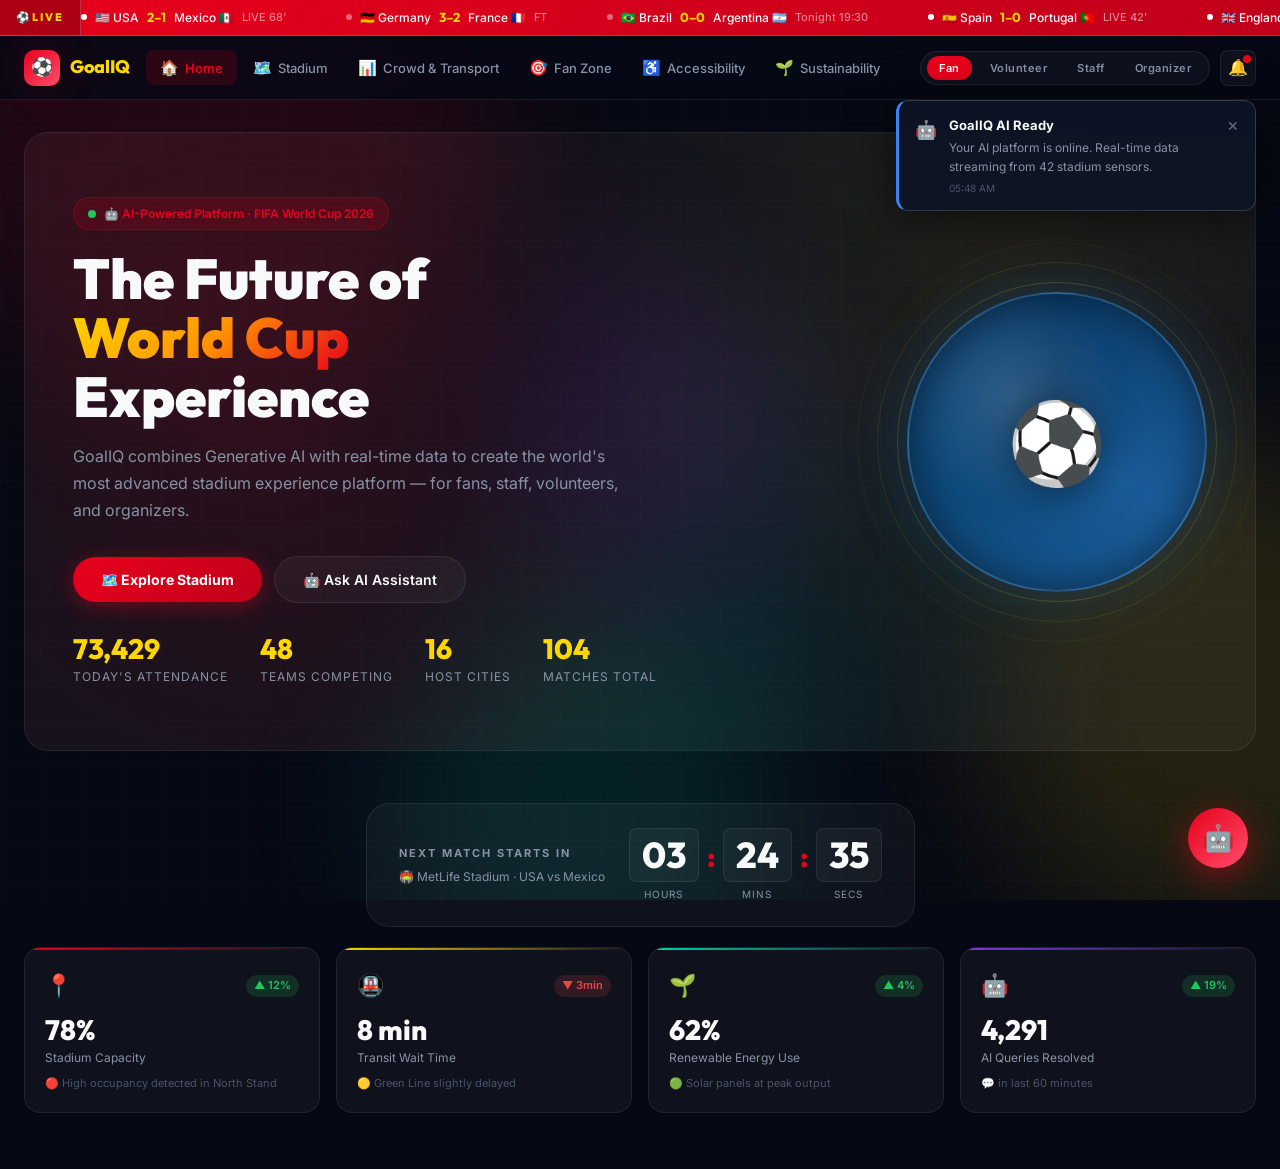
<file: index.html>
<!DOCTYPE html>
<html lang="en">
<head>
  <meta charset="UTF-8" />
  <meta name="viewport" content="width=device-width, initial-scale=1.0" />
  <title>FIFA World Cup 2026 — AI Platform | GoalIQ</title>
  <meta name="description" content="GoalIQ: The official AI-powered fan & operations platform for FIFA World Cup 2026. Smart stadium navigation, multilingual support, crowd management, and more." />
  <link rel="icon" href="data:image/svg+xml,<svg xmlns='http://www.w3.org/2000/svg' viewBox='0 0 100 100'><text y='.9em' font-size='90'>⚽</text></svg>" />
  <link rel="stylesheet" href="style.css" />
</head>
<body>

<!-- ═══ ANIMATED BACKGROUND ORBS ═══════════════════════════════ -->
<div class="bg-orbs">
  <div class="orb orb-1"></div>
  <div class="orb orb-2"></div>
  <div class="orb orb-3"></div>
  <div class="orb orb-4"></div>
</div>

<!-- ═══ LIVE MATCH TICKER ════════════════════════════════════════ -->
<div class="ticker-bar" role="marquee" aria-label="Live match scores">
  <div class="ticker-label">⚽ <span>LIVE</span></div>
  <div class="ticker-track">
    <div class="ticker-items" id="tickerItems">
      <!-- Cloned in JS -->
    </div>
  </div>
</div>

<!-- ═══ NAVIGATION ══════════════════════════════════════════════ -->
<nav class="nav" role="navigation" aria-label="Main navigation">
  <a class="nav-logo" href="#" onclick="showSection('hero'); return false;" aria-label="GoalIQ Home">
    <div class="nav-logo-icon">⚽</div>
    <span>Goal<span>IQ</span></span>
  </a>

  <div class="nav-links" role="menubar">
    <button class="nav-link active" role="menuitem" onclick="showSection('hero')" id="nav-hero">
      <span class="nav-icon">🏠</span> Home
    </button>
    <button class="nav-link" role="menuitem" onclick="showSection('stadium')" id="nav-stadium">
      <span class="nav-icon">🗺️</span> Stadium
    </button>
    <button class="nav-link" role="menuitem" onclick="showSection('crowd')" id="nav-crowd">
      <span class="nav-icon">📊</span> Crowd & Transport
    </button>
    <button class="nav-link" role="menuitem" onclick="showSection('fan')" id="nav-fan">
      <span class="nav-icon">🎯</span> Fan Zone
    </button>
    <button class="nav-link" role="menuitem" onclick="showSection('accessibility')" id="nav-accessibility">
      <span class="nav-icon">♿</span> Accessibility
    </button>
    <button class="nav-link" role="menuitem" onclick="showSection('sustainability')" id="nav-sustainability">
      <span class="nav-icon">🌱</span> Sustainability
    </button>
    <button class="nav-link" role="menuitem" onclick="showSection('analytics')" id="nav-analytics">
      <span class="nav-icon">📈</span> Analytics
    </button>
    <button class="nav-link" role="menuitem" onclick="showSection('command')" id="nav-command">
      <span class="nav-icon">🛡️</span> Command Center
    </button>
  </div>

  <div class="nav-right">
    <div class="role-switcher" role="group" aria-label="Select user role">
      <button class="role-btn active" id="role-fan"       onclick="switchRole('fan')">Fan</button>
      <button class="role-btn"        id="role-volunteer" onclick="switchRole('volunteer')">Volunteer</button>
      <button class="role-btn"        id="role-staff"     onclick="switchRole('staff')">Staff</button>
      <button class="role-btn"        id="role-organizer" onclick="switchRole('organizer')">Organizer</button>
    </div>
    <button class="nav-notification-btn" onclick="toggleNotifications()" aria-label="Notifications" id="notifBtn">
      🔔
      <div class="notif-badge"></div>
    </button>
  </div>
</nav>

<!-- ═══ NOTIFICATIONS PANEL ══════════════════════════════════════ -->
<div class="notif-panel" id="notifPanel" aria-live="polite"></div>

<!-- ═══ APP WRAPPER ══════════════════════════════════════════════ -->
<main class="app-wrapper">

  <!-- ════ HERO SECTION ════════════════════════════════════════ -->
  <div id="section-hero" class="hero">
    <div class="hero-inner">
      <div class="hero-bg-pattern"></div>
      <div class="hero-content">
        <div class="hero-tag">
          <div class="live-indicator"></div>
          🤖 AI-Powered Platform · FIFA World Cup 2026
        </div>
        <h1 class="hero-title">
          The Future of<br>
          <span class="gradient-text">World Cup</span><br>
          Experience
        </h1>
        <p class="hero-desc">
          GoalIQ combines Generative AI with real-time data to create the world's most advanced stadium experience platform — for fans, staff, volunteers, and organizers.
        </p>
        <div class="hero-actions">
          <button class="btn-primary" onclick="showSection('stadium')" id="exploreStadiumBtn">
            🗺️ Explore Stadium
          </button>
          <button class="btn-secondary" onclick="toggleChatbot()" id="openAIBtn">
            🤖 Ask AI Assistant
          </button>
        </div>
        <div class="hero-stats">
          <div class="hero-stat">
            <div class="hero-stat-value" id="heroAttendance">0</div>
            <div class="hero-stat-label">Today's Attendance</div>
          </div>
          <div class="hero-stat">
            <div class="hero-stat-value">48</div>
            <div class="hero-stat-label">Teams Competing</div>
          </div>
          <div class="hero-stat">
            <div class="hero-stat-value">16</div>
            <div class="hero-stat-label">Host Cities</div>
          </div>
          <div class="hero-stat">
            <div class="hero-stat-value">104</div>
            <div class="hero-stat-label">Matches Total</div>
          </div>
        </div>
      </div>
      <div class="hero-visual">
        <div class="globe-container">
          <div class="globe-ring globe-ring-3"></div>
          <div class="globe-ring globe-ring-2"></div>
          <div class="globe-ring globe-ring-1"></div>
          <div class="globe"></div>
        </div>
      </div>
    </div>

    <!-- Countdown -->
    <div style="margin-top:20px; display:flex; justify-content:center;">
      <div class="countdown-wrapper">
        <div>
          <div class="countdown-label">Next Match Starts In</div>
          <div style="font-size:12px; color:var(--text-secondary); margin-top:4px;">🏟️ MetLife Stadium · USA vs Mexico</div>
        </div>
        <div class="countdown-timer">
          <div class="countdown-unit">
            <span class="countdown-num" id="cd-hours">00</span>
            <div class="countdown-unit-label">Hours</div>
          </div>
          <div class="countdown-sep">:</div>
          <div class="countdown-unit">
            <span class="countdown-num" id="cd-mins">00</span>
            <div class="countdown-unit-label">Mins</div>
          </div>
          <div class="countdown-sep">:</div>
          <div class="countdown-unit">
            <span class="countdown-num" id="cd-secs">00</span>
            <div class="countdown-unit-label">Secs</div>
          </div>
        </div>
      </div>
    </div>

    <!-- Quick Stats Row -->
    <div class="stat-cards" style="margin-top:20px;">
      <div class="stat-card red">
        <div class="stat-card-header">
          <span class="stat-card-icon">📍</span>
          <span class="stat-card-change up">▲ 12%</span>
        </div>
        <div class="stat-card-value" id="statCrowdLevel">78%</div>
        <div class="stat-card-label">Stadium Capacity</div>
        <div class="stat-card-sub">🔴 High occupancy detected in North Stand</div>
      </div>
      <div class="stat-card gold">
        <div class="stat-card-header">
          <span class="stat-card-icon">🚇</span>
          <span class="stat-card-change down">▼ 3min</span>
        </div>
        <div class="stat-card-value" id="statTransitWait">8 min</div>
        <div class="stat-card-label">Transit Wait Time</div>
        <div class="stat-card-sub">🟡 Green Line slightly delayed</div>
      </div>
      <div class="stat-card teal">
        <div class="stat-card-header">
          <span class="stat-card-icon">🌱</span>
          <span class="stat-card-change up">▲ 4%</span>
        </div>
        <div class="stat-card-value">62%</div>
        <div class="stat-card-label">Renewable Energy Use</div>
        <div class="stat-card-sub">🟢 Solar panels at peak output</div>
      </div>
      <div class="stat-card purple">
        <div class="stat-card-header">
          <span class="stat-card-icon">🤖</span>
          <span class="stat-card-change up">▲ 19%</span>
        </div>
        <div class="stat-card-value">4,291</div>
        <div class="stat-card-label">AI Queries Resolved</div>
        <div class="stat-card-sub">💬 in last 60 minutes</div>
      </div>
    </div>
  </div>

  <!-- ════ STADIUM NAVIGATOR ════════════════════════════════════ -->
  <section id="section-stadium" class="section" aria-label="Smart Stadium Navigator">
    <div class="section-header">
      <div class="section-title-group">
        <div class="section-eyebrow">AI-Powered Navigation</div>
        <h2 class="section-title">Smart Stadium Navigator</h2>
        <p class="section-subtitle">Real-time zone status, crowd heatmaps and AI-guided pathfinding</p>
      </div>
      <div class="section-badge"><div class="live-indicator"></div> Live Updates</div>
    </div>

    <div class="alert-banner warning" id="stadiumAlert">
      <div class="alert-icon">⚠️</div>
      <div class="alert-content">
        <div class="alert-title">AI Alert: North Stand Gate C Congested</div>
        <div class="alert-body">Crowd density at 94% capacity. AI recommends using Gate D or E. Estimated wait: 4 min via alternate route.</div>
      </div>
      <div class="alert-dismiss" onclick="this.parentElement.remove()">✕</div>
    </div>

    <div class="stadium-section">
      <div class="stadium-map-card">
        <div class="flex-between mb-md">
          <div class="card-title">🏟️ MetLife Stadium — Interactive Map</div>
          <div style="font-size:12px;color:var(--text-secondary);">Click any zone for details</div>
        </div>
        <div class="stadium-controls">
          <button class="map-toggle-btn active" id="mapBtnNormal" onclick="setMapLayer('normal')">Normal View</button>
          <button class="map-toggle-btn" id="mapBtnHeat" onclick="setMapLayer('heat')">🔥 Heatmap</button>
          <button class="map-toggle-btn" id="mapBtnAccess" onclick="setMapLayer('access')">♿ Accessible</button>
          <button class="map-toggle-btn" id="mapBtnRoute" onclick="setMapLayer('route')">🗺️ Route</button>
        </div>
        <div class="stadium-svg-wrapper">
          <svg id="stadiumSvg" viewBox="0 0 800 500" xmlns="http://www.w3.org/2000/svg" role="img" aria-label="Stadium map">
            <!-- Outer stadium shell -->
            <ellipse cx="400" cy="250" rx="380" ry="230" fill="#0d1525" stroke="rgba(255,255,255,0.1)" stroke-width="2"/>
            <!-- Field -->
            <ellipse cx="400" cy="250" rx="250" ry="150" fill="#1a3a1a" stroke="#2d5a2d" stroke-width="2"/>
            <!-- Field markings -->
            <ellipse cx="400" cy="250" rx="220" ry="120" fill="none" stroke="rgba(255,255,255,0.15)" stroke-width="1"/>
            <line x1="400" y1="130" x2="400" y2="370" stroke="rgba(255,255,255,0.15)" stroke-width="1"/>
            <ellipse cx="400" cy="250" rx="30" ry="30" fill="none" stroke="rgba(255,255,255,0.15)" stroke-width="1"/>
            <circle cx="400" cy="250" r="3" fill="rgba(255,255,255,0.4)"/>
            <!-- Goals -->
            <rect x="150" y="228" width="12" height="44" fill="none" stroke="white" stroke-width="1.5" opacity="0.6"/>
            <rect x="638" y="228" width="12" height="44" fill="none" stroke="white" stroke-width="1.5" opacity="0.6"/>

            <!-- STANDS — clickable zones -->
            <!-- North Stand -->
            <g class="stadium-zone" id="zone-north" onclick="selectZone('north')" style="cursor:pointer;">
              <path d="M200,70 Q400,20 600,70 L560,130 Q400,85 240,130 Z" fill="rgba(232,0,28,0.35)" stroke="rgba(232,0,28,0.6)" stroke-width="1.5" class="zone-path"/>
              <text x="400" y="100" text-anchor="middle" fill="white" font-size="13" font-weight="bold" font-family="Outfit">NORTH STAND</text>
              <text x="400" y="116" text-anchor="middle" fill="rgba(255,255,255,0.6)" font-size="10">Gate A·B·C — 94% Full ⚠️</text>
            </g>

            <!-- South Stand -->
            <g class="stadium-zone" id="zone-south" onclick="selectZone('south')" style="cursor:pointer;">
              <path d="M200,430 Q400,480 600,430 L560,370 Q400,415 240,370 Z" fill="rgba(34,197,94,0.25)" stroke="rgba(34,197,94,0.5)" stroke-width="1.5" class="zone-path"/>
              <text x="400" y="418" text-anchor="middle" fill="white" font-size="13" font-weight="bold" font-family="Outfit">SOUTH STAND</text>
              <text x="400" y="434" text-anchor="middle" fill="rgba(255,255,255,0.6)" font-size="10">Gate D·E·F — 61% Full ✅</text>
            </g>

            <!-- East Stand -->
            <g class="stadium-zone" id="zone-east" onclick="selectZone('east')" style="cursor:pointer;">
              <path d="M640,120 Q730,250 640,380 L590,330 Q670,250 590,170 Z" fill="rgba(255,215,0,0.2)" stroke="rgba(255,215,0,0.5)" stroke-width="1.5" class="zone-path"/>
              <text x="665" y="255" text-anchor="middle" fill="white" font-size="13" font-weight="bold" font-family="Outfit">EAST</text>
              <text x="665" y="270" text-anchor="middle" fill="rgba(255,255,255,0.6)" font-size="10">Gate G·H</text>
            </g>

            <!-- West Stand -->
            <g class="stadium-zone" id="zone-west" onclick="selectZone('west')" style="cursor:pointer;">
              <path d="M160,120 Q70,250 160,380 L210,330 Q130,250 210,170 Z" fill="rgba(0,212,170,0.2)" stroke="rgba(0,212,170,0.5)" stroke-width="1.5" class="zone-path"/>
              <text x="135" y="255" text-anchor="middle" fill="white" font-size="13" font-weight="bold" font-family="Outfit">WEST</text>
              <text x="135" y="270" text-anchor="middle" fill="rgba(255,255,255,0.6)" font-size="10">VIP·Press</text>
            </g>

            <!-- VIP / Press Box -->
            <g class="stadium-zone" id="zone-vip" onclick="selectZone('vip')" style="cursor:pointer;">
              <rect x="330" y="170" width="140" height="60" rx="8" fill="rgba(124,58,237,0.3)" stroke="rgba(124,58,237,0.6)" stroke-width="1.5"/>
              <text x="400" y="197" text-anchor="middle" fill="white" font-size="11" font-weight="bold" font-family="Outfit">VIP / PRESS</text>
              <text x="400" y="212" text-anchor="middle" fill="rgba(255,215,0,0.8)" font-size="10">Restricted Access</text>
            </g>

            <!-- Food Court Markers -->
            <g id="zone-food" onclick="selectZone('food')" style="cursor:pointer;">
              <circle cx="290" cy="420" r="20" fill="rgba(245,158,11,0.3)" stroke="rgba(245,158,11,0.7)" stroke-width="1.5"/>
              <text x="290" y="415" text-anchor="middle" font-size="14">🍔</text>
              <text x="290" y="428" text-anchor="middle" fill="white" font-size="8" font-family="Outfit">FOOD</text>
              <circle cx="510" cy="420" r="20" fill="rgba(245,158,11,0.3)" stroke="rgba(245,158,11,0.7)" stroke-width="1.5"/>
              <text x="510" y="415" text-anchor="middle" font-size="14">🍔</text>
              <text x="510" y="428" text-anchor="middle" fill="white" font-size="8" font-family="Outfit">FOOD</text>
            </g>

            <!-- First Aid -->
            <g id="zone-firstaid" onclick="selectZone('firstaid')" style="cursor:pointer;">
              <circle cx="290" cy="80" r="16" fill="rgba(239,68,68,0.3)" stroke="rgba(239,68,68,0.7)" stroke-width="1.5"/>
              <text x="290" y="76" text-anchor="middle" font-size="12">🏥</text>
              <text x="290" y="88" text-anchor="middle" fill="white" font-size="7" font-family="Outfit">FIRST AID</text>
              <circle cx="510" cy="80" r="16" fill="rgba(239,68,68,0.3)" stroke="rgba(239,68,68,0.7)" stroke-width="1.5"/>
              <text x="510" y="76" text-anchor="middle" font-size="12">🏥</text>
              <text x="510" y="88" text-anchor="middle" fill="white" font-size="7" font-family="Outfit">FIRST AID</text>
            </g>

            <!-- Accessible zones -->
            <g id="zone-accessible" onclick="selectZone('accessible')" style="cursor:pointer;">
              <circle cx="170" cy="440" r="16" fill="rgba(59,130,246,0.3)" stroke="rgba(59,130,246,0.7)" stroke-width="1.5"/>
              <text x="170" y="436" text-anchor="middle" font-size="12">♿</text>
              <text x="170" y="452" text-anchor="middle" fill="white" font-size="7" font-family="Outfit">ACCESS</text>
              <circle cx="630" cy="440" r="16" fill="rgba(59,130,246,0.3)" stroke="rgba(59,130,246,0.7)" stroke-width="1.5"/>
              <text x="630" y="436" text-anchor="middle" font-size="12">♿</text>
              <text x="630" y="452" text-anchor="middle" fill="white" font-size="7" font-family="Outfit">ACCESS</text>
            </g>

            <!-- AI Route Overlay (hidden by default) -->
            <g id="aiRoute" style="display:none;">
              <path d="M400,450 Q400,420 290,420 Q240,420 210,370 Q190,330 190,250" stroke="#00D4AA" stroke-width="3" fill="none" stroke-dasharray="10,5" opacity="0.8">
                <animate attributeName="stroke-dashoffset" from="0" to="-30" dur="1s" repeatCount="indefinite"/>
              </path>
              <circle cx="400" cy="455" r="8" fill="var(--teal)" opacity="0.9"/>
              <circle cx="190" cy="250" r="8" fill="var(--gold)" opacity="0.9"/>
              <text x="400" y="475" text-anchor="middle" fill="var(--teal)" font-size="10" font-family="Outfit">📍 You</text>
              <text x="175" y="240" text-anchor="end" fill="var(--gold)" font-size="10" font-family="Outfit">🎯 Dest</text>
            </g>

            <!-- Heatmap overlay -->
            <g id="heatmapOverlay" style="display:none;">
              <defs>
                <radialGradient id="heatNorth" cx="50%" cy="50%" r="50%">
                  <stop offset="0%" stop-color="#EF4444" stop-opacity="0.7"/>
                  <stop offset="100%" stop-color="#EF4444" stop-opacity="0"/>
                </radialGradient>
                <radialGradient id="heatSouth" cx="50%" cy="50%" r="50%">
                  <stop offset="0%" stop-color="#22C55E" stop-opacity="0.5"/>
                  <stop offset="100%" stop-color="#22C55E" stop-opacity="0"/>
                </radialGradient>
              </defs>
              <ellipse cx="400" cy="100" rx="220" ry="70" fill="url(#heatNorth)"/>
              <ellipse cx="400" cy="400" rx="200" ry="60" fill="url(#heatSouth)"/>
              <ellipse cx="660" cy="250" rx="80" ry="120" fill="rgba(255,215,0,0.3)"/>
              <ellipse cx="140" cy="250" rx="80" ry="120" fill="rgba(0,212,170,0.25)"/>
            </g>

            <!-- Accessibility overlay -->
            <g id="accessOverlay" style="display:none;">
              <path d="M170,440 Q170,380 210,330 Q250,280 250,250" stroke="#3B82F6" stroke-width="3" fill="none" stroke-dasharray="8,4" opacity="0.9"/>
              <path d="M630,440 Q630,380 590,330 Q550,280 550,250" stroke="#3B82F6" stroke-width="3" fill="none" stroke-dasharray="8,4" opacity="0.9"/>
              <text x="400" y="470" text-anchor="middle" fill="#3B82F6" font-size="11" font-family="Outfit">♿ Accessible Routes Highlighted</text>
            </g>

            <!-- Compass -->
            <text x="760" y="40" text-anchor="middle" fill="rgba(255,255,255,0.4)" font-size="12" font-family="Outfit">N</text>
            <text x="760" y="480" text-anchor="middle" fill="rgba(255,255,255,0.4)" font-size="12" font-family="Outfit">S</text>
          </svg>
        </div>

        <!-- Zone Detail Info -->
        <div id="zoneDetail" class="mt-md" style="display:none;">
          <div class="alert-banner info" id="zoneDetailBanner">
            <div class="alert-icon" id="zoneDetailIcon">📍</div>
            <div class="alert-content">
              <div class="alert-title" id="zoneDetailTitle">Zone Name</div>
              <div class="alert-body" id="zoneDetailBody">Zone information</div>
            </div>
            <button onclick="document.getElementById('aiRoute').style.display='block'" class="btn-secondary" style="padding:6px 12px; font-size:12px; white-space:nowrap;">🗺️ Get Route</button>
          </div>
        </div>
      </div>

      <!-- Zone Info Sidebar -->
      <div class="zone-info-panel">
        <div class="card">
          <div class="card-title mb-md"><span class="card-icon red">🏟️</span> Zone Status</div>
          <div class="zone-card" onclick="selectZone('north')">
            <div class="zone-card-header">
              <div class="zone-card-name"><span class="zone-dot" style="background:#EF4444"></span>North Stand</div>
              <span class="badge danger">CONGESTED</span>
            </div>
            <div class="zone-card-capacity">Gate A · B · C</div>
            <div class="progress-bar"><div class="progress-fill danger" style="width:94%"></div></div>
            <div class="zone-card-capacity mt-sm">94% capacity · Est. wait 8 min</div>
          </div>
          <div class="zone-card" onclick="selectZone('south')">
            <div class="zone-card-header">
              <div class="zone-card-name"><span class="zone-dot" style="background:#22C55E"></span>South Stand</div>
              <span class="badge green">OPEN</span>
            </div>
            <div class="zone-card-capacity">Gate D · E · F</div>
            <div class="progress-bar"><div class="progress-fill green" style="width:61%"></div></div>
            <div class="zone-card-capacity mt-sm">61% capacity · Est. wait 2 min</div>
          </div>
          <div class="zone-card" onclick="selectZone('east')">
            <div class="zone-card-header">
              <div class="zone-card-name"><span class="zone-dot" style="background:#FFD700"></span>East Stand</div>
              <span class="badge warning">BUSY</span>
            </div>
            <div class="zone-card-capacity">Gate G · H</div>
            <div class="progress-bar"><div class="progress-fill warning" style="width:78%"></div></div>
            <div class="zone-card-capacity mt-sm">78% capacity · Est. wait 5 min</div>
          </div>
          <div class="zone-card" onclick="selectZone('west')">
            <div class="zone-card-header">
              <div class="zone-card-name"><span class="zone-dot" style="background:#00D4AA"></span>West Stand / VIP</div>
              <span class="badge teal">VIP ONLY</span>
            </div>
            <div class="zone-card-capacity">Press · VIP · Suite Level</div>
            <div class="progress-bar"><div class="progress-fill teal" style="width:45%"></div></div>
            <div class="zone-card-capacity mt-sm">45% · Credential required</div>
          </div>
        </div>

        <div class="card">
          <div class="card-title mb-md"><span class="card-icon gold">🤖</span> AI Recommendations</div>
          <div style="display:flex;flex-direction:column;gap:10px;" id="aiRecommendations">
            <div class="eco-tip" style="background:var(--fifa-red-dim);border-color:rgba(232,0,28,0.2);">
              <div class="eco-tip-icon">🚨</div>
              <div class="eco-tip-text"><strong style="color:var(--fifa-red)">High Alert:</strong> Avoid Gate C — rerouting 2,400 fans to Gate D automatically via push notification.</div>
            </div>
            <div class="eco-tip">
              <div class="eco-tip-icon">⏱️</div>
              <div class="eco-tip-text"><strong>Queue Prediction:</strong> Halftime surge expected at Gates A-C in <strong>~14 minutes</strong>. Deploying 6 extra staff.</div>
            </div>
            <div class="eco-tip" style="background:var(--gold-dim);border-color:rgba(255,215,0,0.2);">
              <div class="eco-tip-icon">🍔</div>
              <div class="eco-tip-text">Food Court 2 (South) has <strong style="color:var(--gold)">shorter queues</strong>. Average wait: 3 min vs 11 min at Food Court 1.</div>
            </div>
          </div>
        </div>
      </div>
    </div>
  </section>

  <!-- ════ CROWD & TRANSPORT ════════════════════════════════════ -->
  <section id="section-crowd" class="section" aria-label="Crowd and Transport Management">
    <div class="section-header">
      <div class="section-title-group">
        <div class="section-eyebrow">Real-Time Management</div>
        <h2 class="section-title">Crowd &amp; Transport Hub</h2>
        <p class="section-subtitle">Live density monitoring, predictive surge detection &amp; transport status</p>
      </div>
      <div class="section-badge"><div class="live-indicator"></div> Live Data Stream</div>
    </div>

    <!-- Crowd Density Gauges -->
    <div class="crowd-gauges">
      <div class="gauge-card">
        <div class="gauge-canvas-wrap">
          <canvas id="gauge-north" width="120" height="120"></canvas>
          <div class="gauge-value" id="gauge-north-text" style="color:#EF4444">94%<span>North</span></div>
        </div>
        <div class="gauge-label">North Stand</div>
        <div class="gauge-sublabel">⚠️ 12,680 / 13,500</div>
        <span class="badge danger" style="margin-top:8px">CONGESTED</span>
      </div>
      <div class="gauge-card">
        <div class="gauge-canvas-wrap">
          <canvas id="gauge-south" width="120" height="120"></canvas>
          <div class="gauge-value" id="gauge-south-text" style="color:#22C55E">61%<span>South</span></div>
        </div>
        <div class="gauge-label">South Stand</div>
        <div class="gauge-sublabel">✅ 8,235 / 13,500</div>
        <span class="badge green" style="margin-top:8px">OPEN</span>
      </div>
      <div class="gauge-card">
        <div class="gauge-canvas-wrap">
          <canvas id="gauge-east" width="120" height="120"></canvas>
          <div class="gauge-value" id="gauge-east-text" style="color:#F59E0B">78%<span>East</span></div>
        </div>
        <div class="gauge-label">East Stand</div>
        <div class="gauge-sublabel">🟡 10,530 / 13,500</div>
        <span class="badge warning" style="margin-top:8px">BUSY</span>
      </div>
    </div>

    <!-- Crowd Flow Chart -->
    <div class="analytics-chart-card mb-md">
      <div class="card-header">
        <div class="card-title"><span class="card-icon red">📈</span> Real-Time Crowd Flow — Last 3 Hours</div>
        <span class="badge green"><div class="live-indicator"></div> Updating</span>
      </div>
      <div class="chart-wrapper">
        <canvas id="crowdFlowChart" width="900" height="200" style="width:100%;height:200px;display:block;"></canvas>
      </div>
    </div>

    <!-- AI Surge Alert -->
    <div class="alert-banner danger mb-md" id="surgeAlert">
      <div class="alert-icon">🚨</div>
      <div class="alert-content">
        <div class="alert-title">AI Prediction: Crowd Surge in 12 Minutes</div>
        <div class="alert-body">North Stand halftime exit projected at 8,900 people. AI auto-deploying crowd control to Gates A–C. Consider activating overflow Protocol Alpha.</div>
      </div>
      <div class="alert-dismiss" onclick="this.parentElement.remove()">✕</div>
    </div>

    <!-- Transport Status -->
    <div class="card mb-md">
      <div class="card-header">
        <div class="card-title"><span class="card-icon gold">🚇</span> Transport Status</div>
        <button class="btn-secondary" style="padding:6px 14px;font-size:12px;" onclick="refreshTransport()" id="refreshTransportBtn">🔄 Refresh</button>
      </div>
      <div class="transport-grid">
        <div class="transport-card">
          <div class="transport-icon">🚇</div>
          <div class="transport-name">Subway — Line 4</div>
          <div class="transport-status">🟡 Minor Delays · Meadowlands</div>
          <div class="transport-wait" id="wait-subway">8</div>
          <div class="transport-wait-label">min avg wait</div>
          <div class="spacer-sm"></div>
          <div class="progress-bar"><div class="progress-fill warning" id="transit-subway" style="width:65%"></div></div>
        </div>
        <div class="transport-card">
          <div class="transport-icon">🚌</div>
          <div class="transport-name">Shuttle Bus A</div>
          <div class="transport-status">🟢 On Schedule · Route 7</div>
          <div class="transport-wait" id="wait-bus">4</div>
          <div class="transport-wait-label">min avg wait</div>
          <div class="spacer-sm"></div>
          <div class="progress-bar"><div class="progress-fill green" id="transit-bus" style="width:40%"></div></div>
        </div>
        <div class="transport-card">
          <div class="transport-icon">🚗</div>
          <div class="transport-name">Rideshare Zone</div>
          <div class="transport-status">🔴 High Demand · Surge Pricing</div>
          <div class="transport-wait" id="wait-ride">18</div>
          <div class="transport-wait-label">min avg wait</div>
          <div class="spacer-sm"></div>
          <div class="progress-bar"><div class="progress-fill danger" id="transit-ride" style="width:90%"></div></div>
        </div>
        <div class="transport-card">
          <div class="transport-icon">🅿️</div>
          <div class="transport-name">Parking Lots</div>
          <div class="transport-status">🟡 Lots B &amp; C Full</div>
          <div class="transport-wait" id="wait-park">12</div>
          <div class="transport-wait-label">min to find spot</div>
          <div class="spacer-sm"></div>
          <div class="progress-bar"><div class="progress-fill warning" id="transit-park" style="width:78%"></div></div>
        </div>
      </div>
    </div>
  </section>

  <!-- ════ FAN EXPERIENCE ═══════════════════════════════════════ -->
  <section id="section-fan" class="section" aria-label="Fan Experience Hub">
    <div class="section-header">
      <div class="section-title-group">
        <div class="section-eyebrow">Personalized For You</div>
        <h2 class="section-title">Fan Experience Hub</h2>
        <p class="section-subtitle">Your match schedule, live scores, fan zone and more</p>
      </div>
      <div class="section-badge"><span id="userRoleDisplay">⚽ Fan Mode</span></div>
    </div>

    <!-- Live Matches -->
    <div class="grid-3 mb-md">
      <div class="match-card">
        <div class="match-teams">
          <div style="text-align:center;">
            <span class="team-flag">🇺🇸</span>
            <div class="team-name">USA</div>
          </div>
          <div class="match-vs">
            <div class="match-score">2 — 1</div>
            <div class="match-time-badge">⚽ 68'</div>
          </div>
          <div style="text-align:center;">
            <span class="team-flag">🇲🇽</span>
            <div class="team-name">Mexico</div>
          </div>
        </div>
        <div class="match-info">
          <div class="match-info-item">🏟️ MetLife Stadium, NJ</div>
          <div class="match-info-item">👤 Your Seat: Sec 113 Row F</div>
          <div class="match-info-item">📅 Group Stage · Match 38</div>
        </div>
      </div>
      <div class="match-card">
        <div class="match-teams">
          <div style="text-align:center;">
            <span class="team-flag">🇧🇷</span>
            <div class="team-name">Brazil</div>
          </div>
          <div class="match-vs">
            <div class="match-score">0 — 0</div>
            <div class="match-time-badge" style="background:var(--info-dim);border-color:rgba(59,130,246,0.3);color:var(--info);">🕐 19:30</div>
          </div>
          <div style="text-align:center;">
            <span class="team-flag">🇦🇷</span>
            <div class="team-name">Argentina</div>
          </div>
        </div>
        <div class="match-info">
          <div class="match-info-item">🏟️ AT&amp;T Stadium, Dallas</div>
          <div class="match-info-item">📅 Group Stage · Match 39</div>
        </div>
      </div>
      <div class="match-card">
        <div class="match-teams">
          <div style="text-align:center;">
            <span class="team-flag">🇩🇪</span>
            <div class="team-name">Germany</div>
          </div>
          <div class="match-vs">
            <div class="match-score">3 — 2</div>
            <div class="match-time-badge">⚽ FT</div>
          </div>
          <div style="text-align:center;">
            <span class="team-flag">🇫🇷</span>
            <div class="team-name">France</div>
          </div>
        </div>
        <div class="match-info">
          <div class="match-info-item">🏟️ Rose Bowl, LA</div>
          <div class="match-info-item">📅 Group Stage · Match 37</div>
        </div>
      </div>
    </div>

    <div class="grid-21 mb-md">
      <!-- Social Sentiment -->
      <div class="card">
        <div class="card-header">
          <div class="card-title"><span class="card-icon red">💬</span> Live Social Sentiment</div>
          <span class="badge green"><div class="live-indicator"></div> Real-Time</span>
        </div>
        <div style="font-size:13px;color:var(--text-secondary);margin-bottom:12px;">Analyzing 142,000+ posts/min across social platforms</div>
        <div class="sentiment-bar" id="sentimentBar">
          <div class="sentiment-segment" style="width:68%;background:var(--success);"></div>
          <div class="sentiment-segment" style="width:18%;background:var(--text-muted);"></div>
          <div class="sentiment-segment" style="width:14%;background:var(--danger);"></div>
        </div>
        <div class="flex-between mt-sm" style="font-size:12px;">
          <span style="color:var(--success)">😊 68% Positive</span>
          <span style="color:var(--text-muted)">😐 18% Neutral</span>
          <span style="color:var(--danger)">😠 14% Negative</span>
        </div>
        <div class="divider"></div>
        <div style="display:flex;flex-direction:column;gap:8px;" id="socialFeed">
          <div class="eco-tip" style="background:var(--glass-bg);border-color:var(--glass-border);">
            <div class="eco-tip-icon">🔥</div>
            <div class="eco-tip-text"><strong>#USAMEX</strong> is trending #1 globally — 2.4M tweets in last hour. Fan energy score: <strong style="color:var(--gold)">9.4/10</strong></div>
          </div>
          <div class="eco-tip" style="background:var(--glass-bg);border-color:var(--glass-border);">
            <div class="eco-tip-icon">⚽</div>
            <div class="eco-tip-text">AI Detected: <strong>Goal celebration surge</strong> at MetLife Stadium section 113–118. Noise level 127dB recorded.</div>
          </div>
          <div class="eco-tip" style="background:var(--glass-bg);border-color:var(--glass-border);">
            <div class="eco-tip-icon">📸</div>
            <div class="eco-tip-text">88,000 photos uploaded from MetLife Stadium today. AI auto-tagged <strong>23,400 fan memories</strong>.</div>
          </div>
        </div>
      </div>

      <!-- Fan Quick Actions -->
      <div style="display:flex;flex-direction:column;gap:12px;">
        <div class="card">
          <div class="card-title mb-md"><span class="card-icon gold">⚡</span> Quick Actions</div>
          <div style="display:grid;grid-template-columns:1fr 1fr;gap:10px;">
            <button class="access-service-card" onclick="selectZone('food')" id="findFoodBtn">
              <div class="access-service-icon">🍔</div>
              <div class="access-service-name">Order Food</div>
              <div class="access-service-desc">AI-picks shortest queue</div>
            </button>
            <button class="access-service-card" onclick="showSection('stadium')" id="findSeatBtn">
              <div class="access-service-icon">🗺️</div>
              <div class="access-service-name">Find My Seat</div>
              <div class="access-service-desc">AR-guided navigation</div>
            </button>
            <button class="access-service-card" onclick="toggleChatbot()" id="translateBtn">
              <div class="access-service-icon">🌍</div>
              <div class="access-service-name">Translate</div>
              <div class="access-service-desc">30+ languages</div>
            </button>
            <button class="access-service-card" id="arPhotoBtn">
              <div class="access-service-icon">📸</div>
              <div class="access-service-name">AR Photo</div>
              <div class="access-service-desc">Trophy Room & AR Booth</div>
            </button>
          </div>
        </div>
        <div class="card">
          <div class="card-title mb-md"><span class="card-icon purple">🏆</span> Your Match Ticket</div>
          <div style="background:linear-gradient(135deg,rgba(232,0,28,0.15),rgba(255,215,0,0.1));border:1px dashed rgba(255,215,0,0.3);border-radius:12px;padding:16px;text-align:center;">
            <div style="font-size:28px;margin-bottom:8px;">🎫</div>
            <div style="font-family:var(--font-heading);font-size:16px;font-weight:700;">USA vs Mexico</div>
            <div style="font-size:12px;color:var(--text-secondary);margin-top:4px;">MetLife Stadium · Section 113 · Row F · Seat 22</div>
            <div style="margin-top:12px;font-size:28px;letter-spacing:8px;font-family:monospace;color:var(--gold);">▓▓▓▓▓▓▓<br>▓ QR ▓<br>▓▓▓▓▓▓▓</div>
            <div style="font-size:11px;color:var(--text-muted);margin-top:8px;">Ticket ID: WC26-MS-113-F22 · Verified ✓</div>
          </div>
        </div>
      </div>
    </div>
  </section>

  <!-- ════ ACCESSIBILITY ════════════════════════════════════════ -->
  <section id="section-accessibility" class="section" aria-label="Accessibility Support Center">
    <div class="section-header">
      <div class="section-title-group">
        <div class="section-eyebrow">Inclusive Experience</div>
        <h2 class="section-title">Accessibility Support</h2>
        <p class="section-subtitle">AI-powered inclusive services for every fan</p>
      </div>
      <div class="section-badge">🟢 All Services Active</div>
    </div>

    <div class="grid-12 mb-md">
      <div>
        <div class="access-service-grid mb-md">
          <div class="access-service-card" id="wheelchairBtn" onclick="requestService('Wheelchair Assistance')">
            <div class="access-service-icon">♿</div>
            <div class="access-service-name">Wheelchair Assistance</div>
            <div class="access-service-desc">Request a companion guide</div>
            <div class="access-service-status available">Available · 2 min</div>
          </div>
          <div class="access-service-card" onclick="requestService('Sign Language Interpreter')">
            <div class="access-service-icon">🤟</div>
            <div class="access-service-name">Sign Language</div>
            <div class="access-service-desc">AI-powered interpreter</div>
            <div class="access-service-status available">Available · 1 min</div>
          </div>
          <div class="access-service-card" onclick="requestService('Audio Description')">
            <div class="access-service-icon">🎧</div>
            <div class="access-service-name">Audio Descriptions</div>
            <div class="access-service-desc">Live AI narration in your language</div>
            <div class="access-service-status available">Available Now</div>
          </div>
          <div class="access-service-card" onclick="requestService('Sensory-Friendly Zone')">
            <div class="access-service-icon">🌿</div>
            <div class="access-service-name">Sensory-Friendly Zone</div>
            <div class="access-service-desc">Quiet areas with reduced stimuli</div>
            <div class="access-service-status available">Open · Level 2</div>
          </div>
          <div class="access-service-card" onclick="requestService('Visual Assistance')">
            <div class="access-service-icon">👁️</div>
            <div class="access-service-name">Visual Assistance</div>
            <div class="access-service-desc">AI guide for low-vision fans</div>
            <div class="access-service-status busy">Busy · 5 min wait</div>
          </div>
          <div class="access-service-card" onclick="requestService('Medical Support')">
            <div class="access-service-icon">💊</div>
            <div class="access-service-name">Medical Support</div>
            <div class="access-service-desc">First aid + paramedic on call</div>
            <div class="access-service-status available">On Standby</div>
          </div>
        </div>
        <div id="accessRequestPanel" style="display:none;" class="alert-banner success">
          <div class="alert-icon">✅</div>
          <div class="alert-content">
            <div class="alert-title" id="accessRequestTitle">Service Requested</div>
            <div class="alert-body" id="accessRequestBody">A staff member is on their way. Estimated arrival: 2 minutes.</div>
          </div>
          <div class="alert-dismiss" onclick="document.getElementById('accessRequestPanel').style.display='none'">✕</div>
        </div>
      </div>

      <div style="display:flex;flex-direction:column;gap:12px;">
        <div class="card">
          <div class="card-title mb-md"><span class="card-icon teal">🤖</span> AI Accessibility Assistant</div>
          <div style="background:var(--teal-dim);border:1px solid rgba(0,212,170,0.2);border-radius:12px;padding:16px;margin-bottom:12px;">
            <div style="font-size:13px;line-height:1.7;color:var(--text-secondary);">
              <strong style="color:var(--teal)">Hi! I'm your AI Accessibility Companion.</strong><br>
              I can help you navigate the stadium, request services, find quiet spaces, or connect you with sign language interpreters in real-time. Ask me anything!
            </div>
          </div>
          <button class="btn-primary" style="width:100%;justify-content:center;" onclick="toggleChatbot()" id="openAccessChatBtn">
            💬 Chat with AI Assistant
          </button>
        </div>
        <div class="card">
          <div class="card-title mb-md"><span class="card-icon red">📍</span> Accessible Routes</div>
          <div style="font-size:13px;color:var(--text-secondary);margin-bottom:12px;">All accessible routes are step-free and elevator-accessible</div>
          <div class="volunteer-zone-list">
            <div class="volunteer-zone-item">
              <div class="volunteer-dot" style="background:var(--info)"></div>
              <div class="volunteer-zone-name">Gate B → Section 113 (Accessible)</div>
              <div style="font-size:11px;color:var(--info);">4 min</div>
            </div>
            <div class="volunteer-zone-item">
              <div class="volunteer-dot" style="background:var(--info)"></div>
              <div class="volunteer-zone-name">West Entrance → VIP Accessible</div>
              <div style="font-size:11px;color:var(--info);">2 min</div>
            </div>
            <div class="volunteer-zone-item">
              <div class="volunteer-dot" style="background:var(--success)"></div>
              <div class="volunteer-zone-name">Parking Lot A → Elevator Bank</div>
              <div style="font-size:11px;color:var(--success);">6 min</div>
            </div>
          </div>
        </div>
      </div>
    </div>
  </section>

  <!-- ════ SUSTAINABILITY ═══════════════════════════════════════ -->
  <section id="section-sustainability" class="section" aria-label="Sustainability Insights">
    <div class="section-header">
      <div class="section-title-group">
        <div class="section-eyebrow">Green World Cup</div>
        <h2 class="section-title">Sustainability Insights</h2>
        <p class="section-subtitle">Real-time environmental metrics for the world's most sustainable World Cup</p>
      </div>
      <div class="section-badge">🌍 Carbon Neutral Goal 2026</div>
    </div>

    <!-- Ring Gauges -->
    <div class="sustain-ring-grid mb-md">
      <div class="sustain-ring-card">
        <div class="sustain-ring-wrap">
          <canvas id="ring-carbon" width="100" height="100" class="sustain-ring-canvas"></canvas>
          <div class="sustain-ring-text text-gradient-teal">-42%</div>
        </div>
        <div class="sustain-ring-title">Carbon Reduction</div>
        <div class="sustain-ring-sub">vs. 2022 Qatar WC baseline</div>
      </div>
      <div class="sustain-ring-card">
        <div class="sustain-ring-wrap">
          <canvas id="ring-solar" width="100" height="100" class="sustain-ring-canvas"></canvas>
          <div class="sustain-ring-text text-gradient-gold">62%</div>
        </div>
        <div class="sustain-ring-title">Renewable Energy</div>
        <div class="sustain-ring-sub">Solar + Wind combined</div>
      </div>
      <div class="sustain-ring-card">
        <div class="sustain-ring-wrap">
          <canvas id="ring-recycle" width="100" height="100" class="sustain-ring-canvas"></canvas>
          <div class="sustain-ring-text text-gradient-teal">78%</div>
        </div>
        <div class="sustain-ring-title">Waste Recycled</div>
        <div class="sustain-ring-sub">4.2T diverted from landfill today</div>
      </div>
      <div class="sustain-ring-card">
        <div class="sustain-ring-wrap">
          <canvas id="ring-water" width="100" height="100" class="sustain-ring-canvas"></canvas>
          <div class="sustain-ring-text" style="color:var(--info)">-31%</div>
        </div>
        <div class="sustain-ring-title">Water Savings</div>
        <div class="sustain-ring-sub">vs. historical match average</div>
      </div>
    </div>

    <!-- Carbon Offset Progress -->
    <div class="card mb-md">
      <div class="card-header">
        <div class="card-title"><span class="card-icon teal">🌳</span> Carbon Offset Progress — Tournament Total</div>
        <span class="badge teal">72% of Goal</span>
      </div>
      <div style="margin-bottom:10px;font-size:13px;color:var(--text-secondary);">
        248,000 tonnes offset of 345,000 tonne target — 28 match days remaining
      </div>
      <div class="progress-bar" style="height:12px;margin-bottom:10px;">
        <div class="progress-fill teal" style="width:72%"></div>
      </div>
      <div class="flex-between" style="font-size:12px;">
        <span style="color:var(--teal)">🌿 248,000T Offset</span>
        <span style="color:var(--text-muted)">Target: 345,000T</span>
      </div>
    </div>

    <div class="grid-2 mb-md">
      <!-- Energy Breakdown -->
      <div class="card">
        <div class="card-title mb-md"><span class="card-icon gold">⚡</span> Energy Sources — Live</div>
        <div style="display:flex;flex-direction:column;gap:12px;">
          <div>
            <div class="flex-between mb-sm" style="font-size:13px;">
              <span>☀️ Solar</span><span class="text-gradient-gold" style="font-weight:700;">38%</span>
            </div>
            <div class="progress-bar"><div class="progress-fill gold" style="width:38%"></div></div>
          </div>
          <div>
            <div class="flex-between mb-sm" style="font-size:13px;">
              <span>💨 Wind</span><span class="text-gradient-teal" style="font-weight:700;">24%</span>
            </div>
            <div class="progress-bar"><div class="progress-fill teal" style="width:24%"></div></div>
          </div>
          <div>
            <div class="flex-between mb-sm" style="font-size:13px;">
              <span>🔋 Grid</span><span style="font-weight:700;color:var(--text-secondary);">28%</span>
            </div>
            <div class="progress-bar"><div class="progress-fill" style="width:28%;background:var(--text-muted)"></div></div>
          </div>
          <div>
            <div class="flex-between mb-sm" style="font-size:13px;">
              <span>🛢️ Generator</span><span class="text-gradient-red" style="font-weight:700;">10%</span>
            </div>
            <div class="progress-bar"><div class="progress-fill red" style="width:10%"></div></div>
          </div>
        </div>
      </div>

      <!-- AI Eco Tips -->
      <div class="card">
        <div class="card-title mb-md"><span class="card-icon teal">🤖</span> AI Sustainability Tips</div>
        <div style="display:flex;flex-direction:column;gap:10px;" id="ecoTipsList">
          <div class="eco-tip">
            <div class="eco-tip-icon">🚌</div>
            <div class="eco-tip-text">Taking public transport today reduces your carbon footprint by <strong>2.4kg CO₂</strong> versus driving. 78% of fans are already using transit!</div>
          </div>
          <div class="eco-tip">
            <div class="eco-tip-icon">♻️</div>
            <div class="eco-tip-text">Yellow bins = recyclables, Blue bins = compostable. AI scanning confirms <strong>92% sorting accuracy</strong> at this stadium today.</div>
          </div>
          <div class="eco-tip">
            <div class="eco-tip-icon">💧</div>
            <div class="eco-tip-text">Refill stations on Levels 2 &amp; 3 provide <strong>free filtered water</strong>. 14,200 plastic bottles saved at this venue today.</div>
          </div>
        </div>
        <button class="btn-secondary" style="width:100%;justify-content:center;margin-top:12px;" onclick="refreshEcoTips()" id="refreshEcoBtn">🔄 Generate New Tips</button>
      </div>
    </div>
  </section>

  <!-- ════ ANALYTICS ════════════════════════════════════════════ -->
  <section id="section-analytics" class="section" aria-label="Predictive Analytics">
    <div class="section-header">
      <div class="section-title-group">
        <div class="section-eyebrow">AI-Powered Predictions</div>
        <h2 class="section-title">Predictive Analytics</h2>
        <p class="section-subtitle">ML-powered forecasting for crowd flow, transport demand &amp; operations</p>
      </div>
      <div class="section-badge"><div class="live-indicator"></div> Updating Every 30s</div>
    </div>

    <!-- KPIs Row -->
    <div style="display:grid;grid-template-columns:repeat(5,1fr);gap:12px;margin-bottom:24px;">
      <div class="stat-card red">
        <div class="stat-card-header"><span class="stat-card-icon">👥</span><span class="stat-card-change up">▲ 4%</span></div>
        <div class="stat-card-value">74,230</div>
        <div class="stat-card-label">Attendance Forecast</div>
      </div>
      <div class="stat-card gold">
        <div class="stat-card-header"><span class="stat-card-icon">⏱️</span><span class="stat-card-change down">▼ 2min</span></div>
        <div class="stat-card-value">6 min</div>
        <div class="stat-card-label">Avg Gate Queue (pred.)</div>
      </div>
      <div class="stat-card teal">
        <div class="stat-card-header"><span class="stat-card-icon">🚇</span><span class="stat-card-change up">▲ 12%</span></div>
        <div class="stat-card-value">48,000</div>
        <div class="stat-card-label">Transit Riders (pred.)</div>
      </div>
      <div class="stat-card purple">
        <div class="stat-card-header"><span class="stat-card-icon">🍔</span><span class="stat-card-change up">▲ 8%</span></div>
        <div class="stat-card-value">$2.4M</div>
        <div class="stat-card-label">F&amp;B Revenue (pred.)</div>
      </div>
      <div class="stat-card red">
        <div class="stat-card-header"><span class="stat-card-icon">⭐</span><span class="stat-card-change up">▲ 0.2</span></div>
        <div class="stat-card-value">4.7</div>
        <div class="stat-card-label">Satisfaction Score (pred.)</div>
      </div>
    </div>

    <!-- Main Analytics Chart -->
    <div class="analytics-chart-card mb-md">
      <div class="card-header">
        <div class="card-title"><span class="card-icon red">📈</span> Match-Day Crowd Prediction — Today vs Historical Average</div>
        <div style="display:flex;gap:12px;font-size:12px;align-items:center;">
          <span style="display:flex;align-items:center;gap:4px;"><span style="width:12px;height:3px;background:var(--fifa-red);display:inline-block;border-radius:2px;"></span> Today (AI Predicted)</span>
          <span style="display:flex;align-items:center;gap:4px;"><span style="width:12px;height:3px;background:var(--teal);display:inline-block;border-radius:2px;border-style:dashed;"></span> Historical Avg</span>
        </div>
      </div>
      <div class="chart-wrapper">
        <canvas id="analyticsChart" width="900" height="260" style="width:100%;height:260px;display:block;"></canvas>
      </div>
    </div>

    <div class="grid-2">
      <!-- Transport Forecast -->
      <div class="analytics-chart-card">
        <div class="card-header">
          <div class="card-title"><span class="card-icon gold">🚇</span> Transport Demand Forecast</div>
        </div>
        <div class="chart-wrapper">
          <canvas id="transportForecastChart" width="400" height="200" style="width:100%;height:200px;display:block;"></canvas>
        </div>
      </div>
      <!-- Queue Estimator -->
      <div class="card">
        <div class="card-title mb-md"><span class="card-icon teal">⏱️</span> Gate Queue Time Estimator</div>
        <div style="display:flex;flex-direction:column;gap:14px;">
          <div>
            <div class="flex-between mb-sm" style="font-size:13px;">
              <span>Gate A</span><span class="badge danger">12 min</span>
            </div>
            <div class="progress-bar"><div class="progress-fill danger" style="width:90%"></div></div>
          </div>
          <div>
            <div class="flex-between mb-sm" style="font-size:13px;">
              <span>Gate B</span><span class="badge warning">7 min</span>
            </div>
            <div class="progress-bar"><div class="progress-fill warning" style="width:60%"></div></div>
          </div>
          <div>
            <div class="flex-between mb-sm" style="font-size:13px;">
              <span>Gate C</span><span class="badge danger">14 min</span>
            </div>
            <div class="progress-bar"><div class="progress-fill danger" style="width:95%"></div></div>
          </div>
          <div>
            <div class="flex-between mb-sm" style="font-size:13px;">
              <span>Gate D</span><span class="badge green">3 min</span>
            </div>
            <div class="progress-bar"><div class="progress-fill green" style="width:28%"></div></div>
          </div>
          <div>
            <div class="flex-between mb-sm" style="font-size:13px;">
              <span>Gate E</span><span class="badge green">2 min</span>
            </div>
            <div class="progress-bar"><div class="progress-fill green" style="width:18%"></div></div>
          </div>
          <div>
            <div class="flex-between mb-sm" style="font-size:13px;">
              <span>Gate F</span><span class="badge teal">4 min</span>
            </div>
            <div class="progress-bar"><div class="progress-fill teal" style="width:35%"></div></div>
          </div>
        </div>
        <div class="alert-banner info mt-md" style="margin-bottom:0;">
          <div class="alert-icon">🤖</div>
          <div class="alert-content">
            <div class="alert-title">AI Recommendation</div>
            <div class="alert-body">Direct 35% of incoming fans to Gates D-F to balance queue times within ±2 min across all gates.</div>
          </div>
        </div>
      </div>
    </div>
  </section>

  <!-- ════ COMMAND CENTER ═══════════════════════════════════════ -->
  <section id="section-command" class="section" aria-label="Operational Command Center">
    <div class="section-header">
      <div class="section-title-group">
        <div class="section-eyebrow">Staff &amp; Organizer View</div>
        <h2 class="section-title">Operational Command Center</h2>
        <p class="section-subtitle">AI-powered incident management, volunteer deployment &amp; real-time KPIs</p>
      </div>
      <div class="section-badge"><div class="live-indicator"></div> Ops Mode Active</div>
    </div>

    <!-- KPI Row -->
    <div class="kpi-grid mb-md">
      <div class="kpi-card">
        <div style="font-size:22px;">👥</div>
        <div class="kpi-value text-gradient-gold" id="kpiAttend">74,230</div>
        <div class="kpi-label">Attendance</div>
      </div>
      <div class="kpi-card">
        <div style="font-size:22px;">⭐</div>
        <div class="kpi-value" style="color:var(--success)">4.7/5</div>
        <div class="kpi-label">Satisfaction</div>
      </div>
      <div class="kpi-card">
        <div style="font-size:22px;">🚨</div>
        <div class="kpi-value" id="kpiIncidents" style="color:var(--danger)">3</div>
        <div class="kpi-label">Active Incidents</div>
      </div>
      <div class="kpi-card">
        <div style="font-size:22px;">🦺</div>
        <div class="kpi-value" style="color:var(--teal)">342</div>
        <div class="kpi-label">Volunteers Active</div>
      </div>
      <div class="kpi-card">
        <div style="font-size:22px;">🤖</div>
        <div class="kpi-value" style="color:var(--purple)">97%</div>
        <div class="kpi-label">AI Decision Rate</div>
      </div>
    </div>

    <div class="grid-21 mb-md">
      <!-- Incident Panel -->
      <div class="card">
        <div class="card-header">
          <div class="card-title"><span class="card-icon red">🚨</span> Active Incidents</div>
          <button class="btn-secondary" style="padding:6px 14px;font-size:12px;" onclick="addIncident()" id="addIncidentBtn">+ Report</button>
        </div>
        <div class="incident-list" id="incidentList">
          <div class="incident-item high">
            <div class="incident-icon">⚠️</div>
            <div class="incident-body">
              <div class="incident-title">North Stand Gate C — Overcrowding</div>
              <div class="incident-meta">Zone N-C · 94% capacity · AI dispatched 6 staff</div>
            </div>
            <div>
              <div class="incident-time">2 min ago</div>
              <span class="badge danger">HIGH</span>
            </div>
          </div>
          <div class="incident-item medium">
            <div class="incident-icon">🚑</div>
            <div class="incident-body">
              <div class="incident-title">Medical Assistance — Section 201</div>
              <div class="incident-meta">Fan reported dizziness · Paramedic en route</div>
            </div>
            <div>
              <div class="incident-time">5 min ago</div>
              <span class="badge warning">MED</span>
            </div>
          </div>
          <div class="incident-item low">
            <div class="incident-icon">🔧</div>
            <div class="incident-body">
              <div class="incident-title">Turnstile Malfunction — Gate B-7</div>
              <div class="incident-meta">2 lanes down · Maintenance dispatched</div>
            </div>
            <div>
              <div class="incident-time">12 min ago</div>
              <span class="badge info">LOW</span>
            </div>
          </div>
        </div>
      </div>

      <!-- Right Panel -->
      <div style="display:flex;flex-direction:column;gap:12px;">
        <!-- Emergency Button -->
        <button class="emergency-btn" onclick="triggerEmergency()" id="emergencyBtn">
          🚨 EMERGENCY BROADCAST
        </button>
        <!-- Weather -->
        <div class="card">
          <div class="card-title mb-md"><span class="card-icon gold">🌤️</span> Weather &amp; Conditions</div>
          <div style="font-size:36px;text-align:center;margin-bottom:8px;">⛅</div>
          <div style="text-align:center;font-family:var(--font-heading);font-size:28px;font-weight:800;">72°F</div>
          <div style="text-align:center;font-size:12px;color:var(--text-secondary);margin-top:4px;">Partly Cloudy · Humidity 68% · Wind 12mph NW</div>
          <div class="alert-banner info mt-md" style="margin-bottom:0;padding:10px 14px;">
            <div class="alert-icon">⚡</div>
            <div class="alert-content">
              <div class="alert-body">AI: No weather disruptions predicted for next 4 hours. Roof deployment not required.</div>
            </div>
          </div>
        </div>
      </div>
    </div>

    <!-- Volunteer Deployment -->
    <div class="card">
      <div class="card-header">
        <div class="card-title"><span class="card-icon teal">🦺</span> Volunteer Deployment Map</div>
        <span class="badge green">342 Active</span>
      </div>
      <div class="volunteer-zone-list" id="volunteerList">
        <div class="volunteer-zone-item">
          <div class="volunteer-dot" style="background:#EF4444"></div>
          <div class="volunteer-zone-name">North Stand — Gate A/B/C (Priority)</div>
          <div><div class="volunteer-count">68</div><div class="volunteer-needed">Need: 80</div></div>
        </div>
        <div class="volunteer-zone-item">
          <div class="volunteer-dot" style="background:#22C55E"></div>
          <div class="volunteer-zone-name">South Stand — Gate D/E/F</div>
          <div><div class="volunteer-count">52</div><div class="volunteer-needed">Need: 50 ✓</div></div>
        </div>
        <div class="volunteer-zone-item">
          <div class="volunteer-dot" style="background:#F59E0B"></div>
          <div class="volunteer-zone-name">East Stand — Gate G/H</div>
          <div><div class="volunteer-count">44</div><div class="volunteer-needed">Need: 45</div></div>
        </div>
        <div class="volunteer-zone-item">
          <div class="volunteer-dot" style="background:#00D4AA"></div>
          <div class="volunteer-zone-name">West VIP / Press Zone</div>
          <div><div class="volunteer-count">38</div><div class="volunteer-needed">Need: 35 ✓</div></div>
        </div>
        <div class="volunteer-zone-item">
          <div class="volunteer-dot" style="background:#3B82F6"></div>
          <div class="volunteer-zone-name">Accessibility Support Team</div>
          <div><div class="volunteer-count">24</div><div class="volunteer-needed">Need: 24 ✓</div></div>
        </div>
        <div class="volunteer-zone-item">
          <div class="volunteer-dot" style="background:#7C3AED"></div>
          <div class="volunteer-zone-name">Food Courts (1–4)</div>
          <div><div class="volunteer-count">116</div><div class="volunteer-needed">Need: 120</div></div>
        </div>
      </div>
    </div>
  </section>

</main>

<!-- ═══ AI CHATBOT ════════════════════════════════════════════════ -->
<button class="chatbot-fab" onclick="toggleChatbot()" aria-label="Open AI Assistant" id="chatbotFab">🤖</button>
<div class="chatbot-panel" id="chatbotPanel" role="dialog" aria-label="GoalIQ AI Assistant">
  <div class="chatbot-header">
    <div class="chatbot-avatar">🤖</div>
    <div class="chatbot-info">
      <div class="chatbot-name">GoalIQ AI</div>
      <div class="chatbot-status">● Online · 30+ languages</div>
    </div>
    <select class="chatbot-lang-select" id="chatLangSelect" onchange="changeLanguage(this.value)">
      <option value="en">🇺🇸 English</option>
      <option value="es">🇪🇸 Español</option>
      <option value="fr">🇫🇷 Français</option>
      <option value="pt">🇧🇷 Português</option>
      <option value="de">🇩🇪 Deutsch</option>
      <option value="ar">🇸🇦 العربية</option>
      <option value="zh">🇨🇳 中文</option>
      <option value="ja">🇯🇵 日本語</option>
      <option value="ko">🇰🇷 한국어</option>
      <option value="hi">🇮🇳 हिन्दी</option>
    </select>
  </div>
  <div class="chatbot-messages" id="chatMessages">
    <!-- Welcome message injected via JS -->
  </div>
  <div class="chatbot-input-area">
    <textarea class="chatbot-input" id="chatInput" placeholder="Ask anything… 'Find my seat', 'Nearest restroom'…" rows="1" onkeydown="handleChatKey(event)"></textarea>
    <button class="chatbot-send" onclick="sendChatMessage()" aria-label="Send message">➤</button>
  </div>
</div>

<script src="app.js"></script>
</body>
</html>
</file>
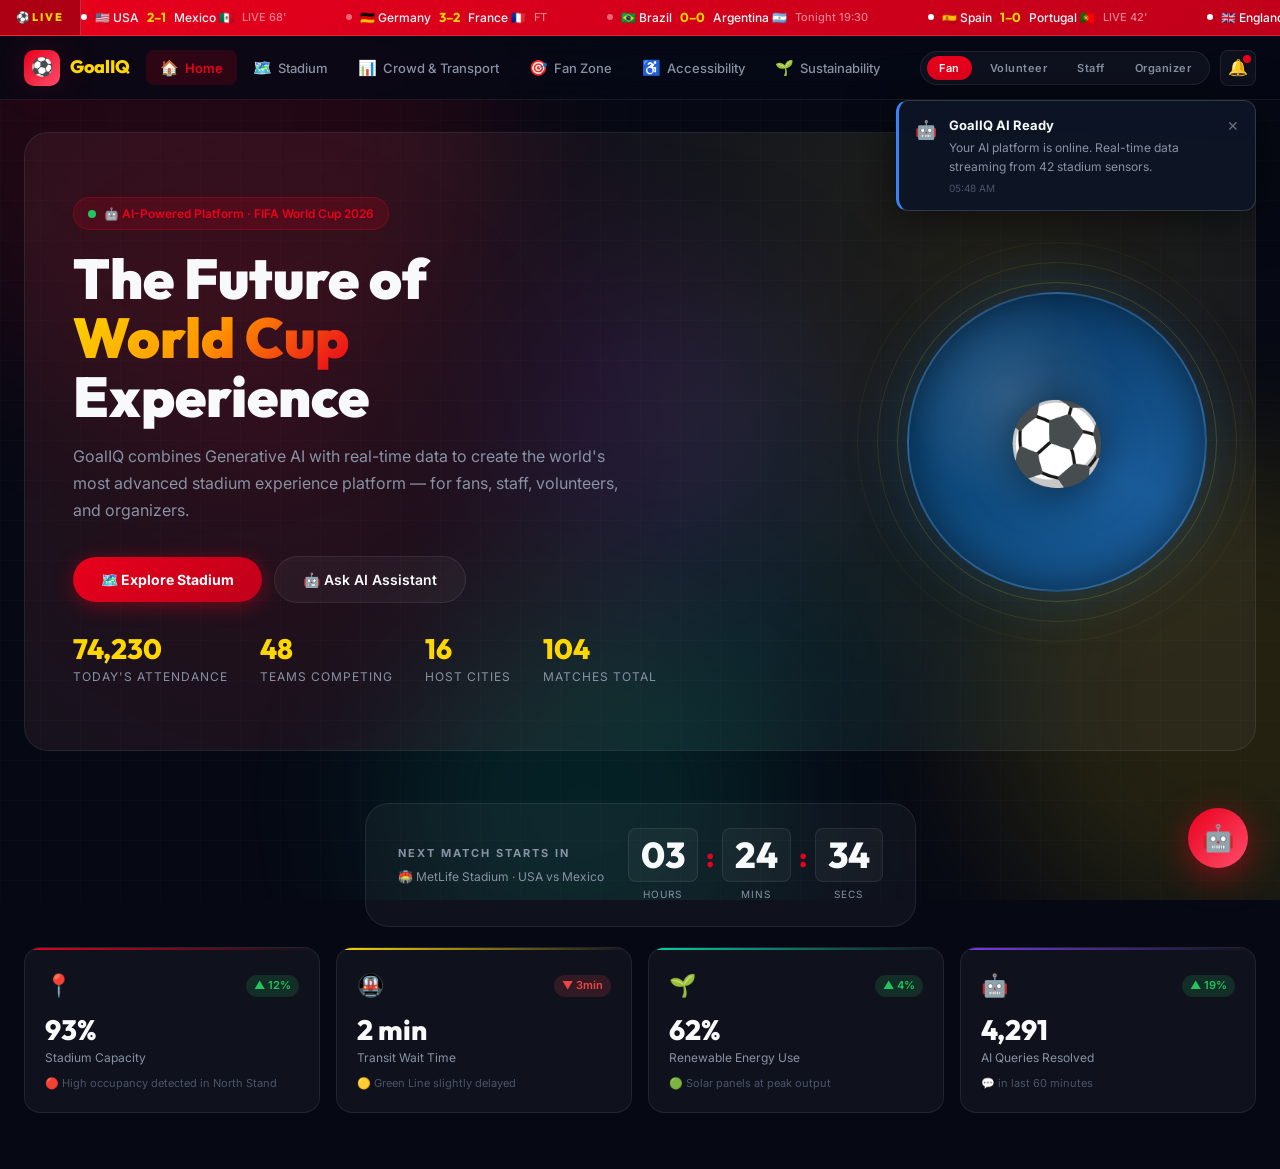
<file: index_inline.html>
<!DOCTYPE html>
<html lang="en">
<head>
  <meta charset="UTF-8" />
  <meta name="viewport" content="width=device-width, initial-scale=1.0" />
  <title>FIFA World Cup 2026 — AI Platform | GoalIQ</title>
  <meta name="description" content="GoalIQ: The official AI-powered fan & operations platform for FIFA World Cup 2026. Smart stadium navigation, multilingual support, crowd management, and more." />
  <link rel="icon" href="data:image/svg+xml,<svg xmlns='http://www.w3.org/2000/svg' viewBox='0 0 100 100'><text y='.9em' font-size='90'>⚽</text></svg>" />
  <style>
/* ═══════════════════════════════════════════════════════════════
   FIFA WORLD CUP 2026 — AI PLATFORM DESIGN SYSTEM
   ═══════════════════════════════════════════════════════════════ */

@import url('https://fonts.googleapis.com/css2?family=Outfit:wght@300;400;500;600;700;800;900&family=Inter:wght@300;400;500;600;700&display=swap');

/* ─── DESIGN TOKENS ─────────────────────────────────────────── */
:root {
  /* Colors */
  --bg-base:        #060914;
  --bg-surface:     #0d1525;
  --bg-elevated:    #111c30;
  --glass-bg:       rgba(255,255,255,0.04);
  --glass-bg-hover: rgba(255,255,255,0.07);
  --glass-border:   rgba(255,255,255,0.08);
  --glass-border-hover: rgba(255,255,255,0.16);

  /* Brand */
  --fifa-red:       #E8001C;
  --fifa-red-glow:  rgba(232,0,28,0.35);
  --fifa-red-dim:   rgba(232,0,28,0.15);
  --gold:           #FFD700;
  --gold-glow:      rgba(255,215,0,0.3);
  --gold-dim:       rgba(255,215,0,0.12);
  --teal:           #00D4AA;
  --teal-glow:      rgba(0,212,170,0.3);
  --teal-dim:       rgba(0,212,170,0.1);
  --purple:         #7C3AED;
  --purple-glow:    rgba(124,58,237,0.3);

  /* Text */
  --text-primary:   #F8F9FA;
  --text-secondary: #8892A4;
  --text-muted:     #4A5568;

  /* Status */
  --success:        #22C55E;
  --success-dim:    rgba(34,197,94,0.15);
  --warning:        #F59E0B;
  --warning-dim:    rgba(245,158,11,0.15);
  --danger:         #EF4444;
  --danger-dim:     rgba(239,68,68,0.15);
  --info:           #3B82F6;
  --info-dim:       rgba(59,130,246,0.15);

  /* Spacing */
  --space-xs: 4px; --space-sm: 8px; --space-md: 16px;
  --space-lg: 24px; --space-xl: 32px; --space-2xl: 48px;

  /* Radius */
  --radius-sm: 8px; --radius-md: 12px; --radius-lg: 16px;
  --radius-xl: 24px; --radius-pill: 999px;

  /* Typography */
  --font-heading: 'Outfit', sans-serif;
  --font-body:    'Inter', sans-serif;

  /* Transitions */
  --ease-smooth: cubic-bezier(0.4, 0, 0.2, 1);
  --ease-bounce: cubic-bezier(0.34, 1.56, 0.64, 1);
  --t-fast: 0.15s; --t-med: 0.3s; --t-slow: 0.5s;

  /* Shadows */
  --shadow-glow-red:  0 0 40px rgba(232,0,28,0.2);
  --shadow-glow-gold: 0 0 40px rgba(255,215,0,0.15);
  --shadow-card:      0 4px 24px rgba(0,0,0,0.4);
  --shadow-elevated:  0 8px 48px rgba(0,0,0,0.6);
}

/* ─── RESET & BASE ───────────────────────────────────────────── */
*, *::before, *::after { box-sizing: border-box; margin: 0; padding: 0; }

html { scroll-behavior: smooth; font-size: 16px; }

body {
  font-family: var(--font-body);
  background: var(--bg-base);
  color: var(--text-primary);
  line-height: 1.6;
  overflow-x: hidden;
  min-height: 100vh;
}

/* Scrollbar */
::-webkit-scrollbar { width: 6px; }
::-webkit-scrollbar-track { background: var(--bg-base); }
::-webkit-scrollbar-thumb { background: rgba(255,255,255,0.1); border-radius: 3px; }
::-webkit-scrollbar-thumb:hover { background: var(--fifa-red); }

/* ─── ANIMATED BACKGROUND ────────────────────────────────────── */
.bg-orbs {
  position: fixed; inset: 0; z-index: 0; pointer-events: none; overflow: hidden;
}
.orb {
  position: absolute; border-radius: 50%; filter: blur(80px); opacity: 0.12;
  animation: orbFloat 12s ease-in-out infinite;
}
.orb-1 { width: 600px; height: 600px; background: var(--fifa-red); top: -200px; left: -100px; animation-delay: 0s; }
.orb-2 { width: 500px; height: 500px; background: var(--gold); top: 50%; right: -200px; animation-delay: 4s; }
.orb-3 { width: 400px; height: 400px; background: var(--teal); bottom: -100px; left: 30%; animation-delay: 8s; }
.orb-4 { width: 300px; height: 300px; background: var(--purple); top: 30%; left: 40%; animation-delay: 2s; }

@keyframes orbFloat {
  0%, 100% { transform: translate(0, 0) scale(1); }
  33%       { transform: translate(30px, -40px) scale(1.05); }
  66%       { transform: translate(-20px, 20px) scale(0.95); }
}

/* ─── GRID NOISE OVERLAY ─────────────────────────────────────── */
body::before {
  content: '';
  position: fixed; inset: 0; z-index: 0;
  background-image: 
    linear-gradient(rgba(255,255,255,0.015) 1px, transparent 1px),
    linear-gradient(90deg, rgba(255,255,255,0.015) 1px, transparent 1px);
  background-size: 40px 40px;
  pointer-events: none;
}

/* ─── TICKER BAR ─────────────────────────────────────────────── */
.ticker-bar {
  position: fixed; top: 0; left: 0; right: 0; z-index: 1000;
  height: 36px;
  background: linear-gradient(135deg, var(--fifa-red), #c0001a);
  display: flex; align-items: center;
  overflow: hidden;
  border-bottom: 1px solid rgba(255,255,255,0.15);
}
.ticker-label {
  flex-shrink: 0;
  padding: 0 16px;
  font-family: var(--font-heading);
  font-size: 11px;
  font-weight: 800;
  letter-spacing: 2px;
  text-transform: uppercase;
  background: rgba(0,0,0,0.25);
  height: 100%;
  display: flex; align-items: center;
  border-right: 1px solid rgba(255,255,255,0.2);
  white-space: nowrap;
}
.ticker-label span { color: var(--gold); }
.ticker-track { overflow: hidden; flex: 1; }
.ticker-items {
  display: flex; gap: 60px;
  white-space: nowrap;
  animation: tickerScroll 40s linear infinite;
  font-size: 12px; font-weight: 500;
}
.ticker-item { display: flex; align-items: center; gap: 8px; }
.ticker-item .score { font-family: var(--font-heading); font-weight: 700; color: var(--gold); font-size: 13px; }
.ticker-item .live-dot {
  width: 6px; height: 6px; border-radius: 50%;
  background: #fff; animation: livePulse 1s ease-in-out infinite;
}
@keyframes tickerScroll { 0% { transform: translateX(0); } 100% { transform: translateX(-50%); } }
@keyframes livePulse { 0%,100% { opacity: 1; transform: scale(1); } 50% { opacity: 0.4; transform: scale(0.7); } }

/* ─── NAVIGATION ─────────────────────────────────────────────── */
.nav {
  position: fixed; top: 36px; left: 0; right: 0; z-index: 999;
  height: 64px;
  background: rgba(6, 9, 20, 0.85);
  backdrop-filter: blur(20px) saturate(180%);
  -webkit-backdrop-filter: blur(20px) saturate(180%);
  border-bottom: 1px solid var(--glass-border);
  display: flex; align-items: center;
  padding: 0 24px;
  gap: 16px;
}
.nav-logo {
  display: flex; align-items: center; gap: 10px;
  font-family: var(--font-heading);
  font-size: 18px; font-weight: 800;
  text-decoration: none; color: var(--text-primary);
  flex-shrink: 0;
}
.nav-logo-icon {
  width: 36px; height: 36px;
  background: linear-gradient(135deg, var(--fifa-red), #ff4d6b);
  border-radius: 10px;
  display: flex; align-items: center; justify-content: center;
  font-size: 18px;
  box-shadow: var(--shadow-glow-red);
}
.nav-logo span { color: var(--gold); }

.nav-links {
  display: flex; align-items: center; gap: 2px;
  flex: 1; overflow-x: auto;
  scrollbar-width: none;
}
.nav-links::-webkit-scrollbar { display: none; }

.nav-link {
  display: flex; align-items: center; gap: 6px;
  padding: 8px 14px;
  border-radius: var(--radius-sm);
  font-size: 13px; font-weight: 500;
  color: var(--text-secondary);
  cursor: pointer;
  transition: all var(--t-fast) var(--ease-smooth);
  white-space: nowrap; border: none; background: none;
  font-family: var(--font-body);
}
.nav-link:hover { color: var(--text-primary); background: var(--glass-bg); }
.nav-link.active {
  color: var(--fifa-red); background: var(--fifa-red-dim);
  font-weight: 600;
}
.nav-link .nav-icon { font-size: 15px; }

.nav-right { display: flex; align-items: center; gap: 10px; flex-shrink: 0; }

/* Role Switcher */
.role-switcher {
  display: flex; align-items: center; gap: 6px;
  background: var(--glass-bg);
  border: 1px solid var(--glass-border);
  border-radius: var(--radius-pill);
  padding: 4px 6px;
}
.role-btn {
  padding: 5px 12px;
  border-radius: var(--radius-pill);
  font-size: 11px; font-weight: 600;
  letter-spacing: 0.5px;
  cursor: pointer; border: none;
  background: transparent; color: var(--text-secondary);
  transition: all var(--t-fast) var(--ease-smooth);
  font-family: var(--font-body);
}
.role-btn.active { background: var(--fifa-red); color: #fff; }
.role-btn:hover:not(.active) { color: var(--text-primary); background: var(--glass-bg-hover); }

.nav-notification-btn {
  position: relative; width: 36px; height: 36px;
  border-radius: var(--radius-sm);
  background: var(--glass-bg); border: 1px solid var(--glass-border);
  display: flex; align-items: center; justify-content: center;
  cursor: pointer; font-size: 16px;
  transition: all var(--t-fast);
}
.nav-notification-btn:hover { background: var(--glass-bg-hover); border-color: var(--glass-border-hover); }
.notif-badge {
  position: absolute; top: 4px; right: 4px;
  width: 8px; height: 8px; border-radius: 50%;
  background: var(--fifa-red);
  animation: livePulse 1.5s ease-in-out infinite;
}

/* ─── MAIN LAYOUT ────────────────────────────────────────────── */
.app-wrapper {
  position: relative; z-index: 1;
  padding-top: 100px; /* ticker + nav */
}

/* ─── SECTIONS ───────────────────────────────────────────────── */
.section {
  display: none;
  padding: 32px 24px;
  max-width: 1400px;
  margin: 0 auto;
  animation: sectionIn var(--t-med) var(--ease-smooth);
}
.section.active { display: block; }

@keyframes sectionIn {
  from { opacity: 0; transform: translateY(16px); }
  to   { opacity: 1; transform: translateY(0); }
}

/* ─── SECTION HEADERS ────────────────────────────────────────── */
.section-header {
  display: flex; align-items: flex-start;
  justify-content: space-between;
  margin-bottom: 32px; gap: 16px;
}
.section-title-group {}
.section-eyebrow {
  font-size: 11px; font-weight: 700; letter-spacing: 2.5px;
  text-transform: uppercase; color: var(--fifa-red);
  margin-bottom: 6px;
  display: flex; align-items: center; gap: 8px;
}
.section-eyebrow::before {
  content: ''; display: inline-block;
  width: 20px; height: 2px; background: var(--fifa-red);
}
.section-title {
  font-family: var(--font-heading);
  font-size: 32px; font-weight: 800;
  line-height: 1.1;
  background: linear-gradient(135deg, var(--text-primary), var(--text-secondary));
  -webkit-background-clip: text; -webkit-text-fill-color: transparent;
  background-clip: text;
}
.section-subtitle { font-size: 14px; color: var(--text-secondary); margin-top: 6px; }
.section-badge {
  display: flex; align-items: center; gap: 6px;
  padding: 6px 12px;
  background: var(--success-dim); border: 1px solid rgba(34,197,94,0.3);
  border-radius: var(--radius-pill);
  font-size: 12px; font-weight: 600; color: var(--success);
  white-space: nowrap;
}
.live-indicator { width: 8px; height: 8px; border-radius: 50%; background: var(--success); animation: livePulse 1s infinite; }

/* ─── GLASS CARDS ────────────────────────────────────────────── */
.card {
  background: var(--glass-bg);
  border: 1px solid var(--glass-border);
  border-radius: var(--radius-lg);
  backdrop-filter: blur(12px);
  -webkit-backdrop-filter: blur(12px);
  padding: 20px;
  transition: all var(--t-med) var(--ease-smooth);
}
.card:hover {
  background: var(--glass-bg-hover);
  border-color: var(--glass-border-hover);
  transform: translateY(-2px);
  box-shadow: var(--shadow-card);
}
.card-header {
  display: flex; align-items: center; justify-content: space-between;
  margin-bottom: 16px;
}
.card-title {
  font-family: var(--font-heading); font-size: 15px; font-weight: 700;
  display: flex; align-items: center; gap: 8px;
}
.card-icon {
  width: 28px; height: 28px;
  border-radius: 8px;
  display: flex; align-items: center; justify-content: center;
  font-size: 14px;
}
.card-icon.red { background: var(--fifa-red-dim); }
.card-icon.gold { background: var(--gold-dim); }
.card-icon.teal { background: var(--teal-dim); }
.card-icon.green { background: var(--success-dim); }
.card-icon.purple { background: rgba(124,58,237,0.15); }

/* ─── GRIDS ──────────────────────────────────────────────────── */
.grid-2 { display: grid; grid-template-columns: repeat(2, 1fr); gap: 16px; }
.grid-3 { display: grid; grid-template-columns: repeat(3, 1fr); gap: 16px; }
.grid-4 { display: grid; grid-template-columns: repeat(4, 1fr); gap: 16px; }
.grid-12 { display: grid; grid-template-columns: 1fr 2fr; gap: 16px; }
.grid-21 { display: grid; grid-template-columns: 2fr 1fr; gap: 16px; }

/* ─── HERO SECTION ───────────────────────────────────────────── */
.hero {
  padding: 32px 24px;
  max-width: 1400px;
  margin: 0 auto;
}
.hero-inner {
  position: relative;
  background: var(--glass-bg);
  border: 1px solid var(--glass-border);
  border-radius: 24px;
  padding: 64px 48px;
  overflow: hidden;
  min-height: 480px;
  display: flex; align-items: center;
}
.hero-bg-pattern {
  position: absolute; inset: 0; z-index: 0;
  background: 
    radial-gradient(circle at 20% 50%, rgba(232,0,28,0.12) 0%, transparent 50%),
    radial-gradient(circle at 80% 20%, rgba(255,215,0,0.08) 0%, transparent 40%),
    radial-gradient(circle at 60% 80%, rgba(0,212,170,0.07) 0%, transparent 40%);
}
.hero-content { position: relative; z-index: 1; max-width: 700px; }
.hero-tag {
  display: inline-flex; align-items: center; gap: 8px;
  padding: 6px 14px;
  background: var(--fifa-red-dim); border: 1px solid rgba(232,0,28,0.3);
  border-radius: var(--radius-pill);
  font-size: 12px; font-weight: 600; color: var(--fifa-red);
  margin-bottom: 20px;
  animation: tagPulse 3s ease-in-out infinite;
}
@keyframes tagPulse { 0%,100%{box-shadow:none} 50%{box-shadow:0 0 20px rgba(232,0,28,0.3)} }
.hero-title {
  font-family: var(--font-heading);
  font-size: 56px; font-weight: 900;
  line-height: 1.05;
  margin-bottom: 16px;
}
.hero-title .gradient-text {
  background: linear-gradient(135deg, var(--gold), #ff9500, var(--fifa-red));
  -webkit-background-clip: text; -webkit-text-fill-color: transparent;
  background-clip: text;
}
.hero-desc {
  font-size: 16px; color: var(--text-secondary); line-height: 1.7;
  margin-bottom: 32px; max-width: 560px;
}
.hero-actions { display: flex; align-items: center; gap: 12px; flex-wrap: wrap; }
.btn-primary {
  display: inline-flex; align-items: center; gap: 8px;
  padding: 14px 28px;
  background: linear-gradient(135deg, var(--fifa-red), #c0001a);
  border-radius: var(--radius-pill);
  font-size: 14px; font-weight: 700;
  color: #fff; cursor: pointer; border: none;
  font-family: var(--font-body);
  transition: all var(--t-med) var(--ease-bounce);
  box-shadow: 0 4px 20px rgba(232,0,28,0.4);
}
.btn-primary:hover { transform: translateY(-2px) scale(1.02); box-shadow: 0 8px 32px rgba(232,0,28,0.5); }
.btn-secondary {
  display: inline-flex; align-items: center; gap: 8px;
  padding: 14px 28px;
  background: var(--glass-bg); border: 1px solid var(--glass-border);
  border-radius: var(--radius-pill);
  font-size: 14px; font-weight: 600;
  color: var(--text-primary); cursor: pointer;
  font-family: var(--font-body);
  transition: all var(--t-med) var(--ease-smooth);
}
.btn-secondary:hover { background: var(--glass-bg-hover); border-color: var(--glass-border-hover); transform: translateY(-2px); }

.hero-visual {
  position: absolute; right: 48px; top: 50%;
  transform: translateY(-50%);
  z-index: 1;
}
.globe-container {
  width: 300px; height: 300px;
  position: relative;
}
.globe {
  width: 100%; height: 100%;
  border-radius: 50%;
  background: 
    radial-gradient(circle at 35% 35%, rgba(255,255,255,0.15) 0%, transparent 40%),
    conic-gradient(from 0deg, #0a3d6b, #1a5c9a, #0e4a7d, #0a3d6b);
  border: 2px solid rgba(255,255,255,0.1);
  animation: globeSpin 20s linear infinite;
  box-shadow: 
    0 0 60px rgba(26,92,154,0.4),
    inset 0 0 40px rgba(0,0,0,0.5);
  position: relative; overflow: hidden;
}
.globe::after {
  content: '⚽';
  position: absolute; top: 50%; left: 50%;
  transform: translate(-50%, -50%);
  font-size: 80px;
  filter: drop-shadow(0 4px 20px rgba(0,0,0,0.5));
  animation: ballSpin 5s ease-in-out infinite;
}
@keyframes globeSpin { to { transform: rotate(360deg); } }
@keyframes ballSpin { 0%,100%{ transform:translate(-50%,-50%) scale(1); } 50%{ transform:translate(-50%,-55%) scale(1.05); } }

.globe-ring {
  position: absolute;
  border-radius: 50%;
  border: 1px solid rgba(255,215,0,0.2);
  top: 50%; left: 50%; transform: translate(-50%, -50%);
  animation: ringPulse 3s ease-in-out infinite;
}
.globe-ring-1 { width: 320px; height: 320px; animation-delay: 0s; }
.globe-ring-2 { width: 360px; height: 360px; animation-delay: 1s; opacity: 0.5; }
.globe-ring-3 { width: 400px; height: 400px; animation-delay: 2s; opacity: 0.25; }
@keyframes ringPulse { 0%,100%{opacity:0.3; transform:translate(-50%,-50%) scale(1)} 50%{opacity:0.7; transform:translate(-50%,-50%) scale(1.02)} }

/* Hero Stats */
.hero-stats { display: flex; gap: 32px; margin-top: 32px; flex-wrap: wrap; }
.hero-stat {}
.hero-stat-value {
  font-family: var(--font-heading); font-size: 28px; font-weight: 800;
  color: var(--gold); line-height: 1;
}
.hero-stat-label { font-size: 12px; color: var(--text-secondary); margin-top: 4px; text-transform: uppercase; letter-spacing: 1px; }

/* Countdown */
.countdown-wrapper {
  background: var(--glass-bg);
  border: 1px solid var(--glass-border);
  border-radius: var(--radius-xl);
  padding: 24px 32px;
  margin-top: 32px;
  display: inline-flex; align-items: center; gap: 24px;
  flex-wrap: wrap;
}
.countdown-label { font-size: 11px; font-weight: 700; letter-spacing: 2px; color: var(--text-secondary); text-transform: uppercase; }
.countdown-timer { display: flex; align-items: center; gap: 8px; }
.countdown-unit {
  text-align: center;
}
.countdown-num {
  font-family: var(--font-heading); font-size: 36px; font-weight: 800;
  color: var(--text-primary); line-height: 1;
  background: var(--glass-bg); border: 1px solid var(--glass-border);
  border-radius: var(--radius-sm);
  padding: 8px 12px; min-width: 64px;
  display: block;
}
.countdown-unit-label { font-size: 10px; color: var(--text-secondary); margin-top: 4px; text-transform: uppercase; letter-spacing: 1px; }
.countdown-sep {
  font-family: var(--font-heading); font-size: 28px; font-weight: 800;
  color: var(--fifa-red); margin-bottom: 16px;
  animation: sepBlink 1s step-end infinite;
}
@keyframes sepBlink { 0%,100%{opacity:1} 50%{opacity:0.2} }

/* ─── STAT CARDS ROW ─────────────────────────────────────────── */
.stat-cards { display: grid; grid-template-columns: repeat(4, 1fr); gap: 16px; margin-bottom: 24px; }

.stat-card {
  background: var(--glass-bg);
  border: 1px solid var(--glass-border);
  border-radius: var(--radius-lg);
  padding: 20px;
  position: relative; overflow: hidden;
  transition: all var(--t-med) var(--ease-smooth);
}
.stat-card::before {
  content: '';
  position: absolute; top: 0; left: 0; right: 0; height: 2px;
}
.stat-card.red::before { background: linear-gradient(90deg, var(--fifa-red), transparent); }
.stat-card.gold::before { background: linear-gradient(90deg, var(--gold), transparent); }
.stat-card.teal::before { background: linear-gradient(90deg, var(--teal), transparent); }
.stat-card.purple::before { background: linear-gradient(90deg, var(--purple), transparent); }
.stat-card:hover { transform: translateY(-3px); box-shadow: var(--shadow-card); background: var(--glass-bg-hover); border-color: var(--glass-border-hover); }

.stat-card-header { display: flex; align-items: center; justify-content: space-between; margin-bottom: 12px; }
.stat-card-icon { font-size: 22px; }
.stat-card-change {
  font-size: 11px; font-weight: 600; padding: 2px 8px;
  border-radius: var(--radius-pill);
}
.stat-card-change.up { background: var(--success-dim); color: var(--success); }
.stat-card-change.down { background: var(--danger-dim); color: var(--danger); }
.stat-card-value {
  font-family: var(--font-heading); font-size: 28px; font-weight: 800; line-height: 1;
  margin-bottom: 4px;
}
.stat-card-label { font-size: 12px; color: var(--text-secondary); }
.stat-card-sub { font-size: 11px; color: var(--text-muted); margin-top: 8px; }

/* ─── PROGRESS / GAUGES ──────────────────────────────────────── */
.progress-bar { height: 6px; background: var(--glass-bg); border-radius: 3px; overflow: hidden; }
.progress-fill {
  height: 100%; border-radius: 3px;
  transition: width 1s var(--ease-smooth);
  position: relative;
}
.progress-fill::after {
  content: ''; position: absolute; inset: 0;
  background: linear-gradient(90deg, transparent 0%, rgba(255,255,255,0.3) 50%, transparent 100%);
  animation: shimmer 2s linear infinite;
}
@keyframes shimmer { to { transform: translateX(200%); } }

.progress-fill.red { background: linear-gradient(90deg, var(--fifa-red), #ff4d6b); }
.progress-fill.gold { background: linear-gradient(90deg, var(--gold), #ffc200); }
.progress-fill.teal { background: linear-gradient(90deg, var(--teal), #00ffd4); }
.progress-fill.green { background: linear-gradient(90deg, var(--success), #4ade80); }
.progress-fill.warning { background: linear-gradient(90deg, var(--warning), #fbbf24); }
.progress-fill.danger { background: linear-gradient(90deg, var(--danger), #f87171); }

/* ─── BADGE / TAG ────────────────────────────────────────────── */
.badge {
  display: inline-flex; align-items: center; gap: 4px;
  padding: 3px 10px; border-radius: var(--radius-pill);
  font-size: 11px; font-weight: 700; letter-spacing: 0.3px;
}
.badge.red { background: var(--fifa-red-dim); color: var(--fifa-red); border: 1px solid rgba(232,0,28,0.2); }
.badge.green { background: var(--success-dim); color: var(--success); border: 1px solid rgba(34,197,94,0.2); }
.badge.warning { background: var(--warning-dim); color: var(--warning); border: 1px solid rgba(245,158,11,0.2); }
.badge.danger { background: var(--danger-dim); color: var(--danger); border: 1px solid rgba(239,68,68,0.2); }
.badge.teal { background: var(--teal-dim); color: var(--teal); border: 1px solid rgba(0,212,170,0.2); }
.badge.gold { background: var(--gold-dim); color: var(--gold); border: 1px solid rgba(255,215,0,0.2); }
.badge.info { background: var(--info-dim); color: var(--info); border: 1px solid rgba(59,130,246,0.2); }

/* ─── CHATBOT ────────────────────────────────────────────────── */
.chatbot-fab {
  position: fixed; bottom: 32px; right: 32px; z-index: 2000;
  width: 60px; height: 60px; border-radius: 50%;
  background: linear-gradient(135deg, var(--fifa-red), #ff4d6b);
  border: none; cursor: pointer;
  display: flex; align-items: center; justify-content: center;
  font-size: 26px;
  box-shadow: 0 8px 32px rgba(232,0,28,0.5);
  transition: all var(--t-med) var(--ease-bounce);
  animation: fabBreath 4s ease-in-out infinite;
}
.chatbot-fab:hover { transform: scale(1.12); box-shadow: 0 12px 48px rgba(232,0,28,0.7); }
@keyframes fabBreath {
  0%,100%{box-shadow:0 8px 32px rgba(232,0,28,0.5)}
  50%{box-shadow:0 8px 48px rgba(232,0,28,0.8)}
}

.chatbot-panel {
  position: fixed; bottom: 104px; right: 32px; z-index: 2000;
  width: 380px; height: 560px;
  background: rgba(13, 21, 37, 0.97);
  border: 1px solid var(--glass-border-hover);
  border-radius: 20px;
  backdrop-filter: blur(24px);
  display: flex; flex-direction: column;
  overflow: hidden;
  box-shadow: var(--shadow-elevated), 0 0 0 1px rgba(232,0,28,0.15);
  transform: scale(0.8) translateY(20px);
  transform-origin: bottom right;
  opacity: 0;
  pointer-events: none;
  transition: all var(--t-med) var(--ease-bounce);
}
.chatbot-panel.open {
  transform: scale(1) translateY(0);
  opacity: 1; pointer-events: all;
}

.chatbot-header {
  padding: 16px 20px;
  background: linear-gradient(135deg, rgba(232,0,28,0.15), rgba(0,0,0,0));
  border-bottom: 1px solid var(--glass-border);
  display: flex; align-items: center; gap: 12px; flex-shrink: 0;
}
.chatbot-avatar {
  width: 40px; height: 40px; border-radius: 50%;
  background: linear-gradient(135deg, var(--fifa-red), #ff4d6b);
  display: flex; align-items: center; justify-content: center;
  font-size: 20px;
  position: relative;
}
.chatbot-avatar::after {
  content: ''; position: absolute;
  bottom: 2px; right: 2px;
  width: 10px; height: 10px; border-radius: 50%;
  background: var(--success);
  border: 2px solid var(--bg-surface);
}
.chatbot-info { flex: 1; }
.chatbot-name { font-family: var(--font-heading); font-size: 15px; font-weight: 700; }
.chatbot-status { font-size: 11px; color: var(--success); }
.chatbot-lang-select {
  background: var(--glass-bg); border: 1px solid var(--glass-border);
  border-radius: var(--radius-sm);
  color: var(--text-primary); font-size: 11px;
  padding: 4px 8px; cursor: pointer;
  font-family: var(--font-body);
}

.chatbot-messages {
  flex: 1; overflow-y: auto; padding: 16px;
  display: flex; flex-direction: column; gap: 12px;
}
.chatbot-messages::-webkit-scrollbar { width: 3px; }
.chatbot-messages::-webkit-scrollbar-thumb { background: rgba(255,255,255,0.1); border-radius: 2px; }

.chat-msg { display: flex; gap: 8px; animation: msgIn 0.3s var(--ease-bounce); }
@keyframes msgIn { from{opacity:0;transform:translateY(10px)} to{opacity:1;transform:translateY(0)} }
.chat-msg.user { flex-direction: row-reverse; }

.chat-bubble {
  max-width: 80%; padding: 10px 14px;
  border-radius: 16px; font-size: 13px; line-height: 1.5;
}
.chat-msg.bot .chat-bubble {
  background: var(--glass-bg); border: 1px solid var(--glass-border);
  border-radius: 4px 16px 16px 16px;
}
.chat-msg.user .chat-bubble {
  background: linear-gradient(135deg, var(--fifa-red), #c0001a);
  border-radius: 16px 4px 16px 16px;
}

.chat-quick-replies {
  display: flex; flex-wrap: wrap; gap: 6px; margin-top: 4px;
}
.chat-quick-btn {
  padding: 5px 10px;
  background: var(--glass-bg); border: 1px solid var(--glass-border);
  border-radius: var(--radius-pill);
  font-size: 11px; font-weight: 500; color: var(--text-primary);
  cursor: pointer;
  transition: all var(--t-fast);
  font-family: var(--font-body);
}
.chat-quick-btn:hover { background: var(--fifa-red-dim); border-color: rgba(232,0,28,0.3); color: var(--fifa-red); }

.typing-indicator { display: flex; align-items: center; gap: 4px; padding: 8px 12px; }
.typing-dot {
  width: 6px; height: 6px; border-radius: 50%;
  background: var(--text-secondary);
  animation: typingBounce 1.2s ease-in-out infinite;
}
.typing-dot:nth-child(2){ animation-delay:0.2s; }
.typing-dot:nth-child(3){ animation-delay:0.4s; }
@keyframes typingBounce { 0%,100%{transform:translateY(0);opacity:0.4} 50%{transform:translateY(-6px);opacity:1} }

.chatbot-input-area {
  padding: 12px 16px;
  border-top: 1px solid var(--glass-border);
  display: flex; gap: 8px; align-items: flex-end; flex-shrink: 0;
}
.chatbot-input {
  flex: 1; background: var(--glass-bg);
  border: 1px solid var(--glass-border);
  border-radius: 12px; padding: 10px 14px;
  color: var(--text-primary); font-size: 13px; resize: none;
  font-family: var(--font-body); max-height: 80px;
  transition: border-color var(--t-fast);
  outline: none;
}
.chatbot-input:focus { border-color: var(--fifa-red); }
.chatbot-send {
  width: 40px; height: 40px; border-radius: 12px;
  background: linear-gradient(135deg, var(--fifa-red), #c0001a);
  border: none; cursor: pointer; display: flex;
  align-items: center; justify-content: center; font-size: 16px;
  transition: all var(--t-fast);
  flex-shrink: 0;
}
.chatbot-send:hover { transform: scale(1.05); }

/* ─── STADIUM MAP ────────────────────────────────────────────── */
.stadium-section { display: grid; grid-template-columns: 2fr 1fr; gap: 20px; }
.stadium-map-card { background: var(--glass-bg); border: 1px solid var(--glass-border); border-radius: var(--radius-lg); padding: 20px; }
.stadium-controls { display: flex; gap: 8px; flex-wrap: wrap; margin-bottom: 16px; align-items: center; }
.map-toggle-btn {
  padding: 6px 14px; border-radius: var(--radius-pill);
  font-size: 12px; font-weight: 600;
  border: 1px solid var(--glass-border);
  background: var(--glass-bg); color: var(--text-secondary);
  cursor: pointer; transition: all var(--t-fast);
  font-family: var(--font-body);
}
.map-toggle-btn.active { background: var(--fifa-red-dim); border-color: rgba(232,0,28,0.3); color: var(--fifa-red); }
.map-toggle-btn:hover:not(.active) { background: var(--glass-bg-hover); color: var(--text-primary); }

.stadium-svg-wrapper {
  position: relative; border-radius: var(--radius-md);
  background: rgba(0,0,0,0.3); overflow: hidden;
  border: 1px solid var(--glass-border);
}
#stadiumSvg { width: 100%; height: auto; display: block; cursor: pointer; }

.zone-info-panel { display: flex; flex-direction: column; gap: 12px; }
.zone-card {
  background: var(--glass-bg); border: 1px solid var(--glass-border);
  border-radius: var(--radius-md); padding: 14px;
  cursor: pointer; transition: all var(--t-fast);
}
.zone-card:hover { background: var(--glass-bg-hover); border-color: var(--glass-border-hover); transform: translateX(-3px); }
.zone-card-header { display: flex; align-items: center; justify-content: space-between; margin-bottom: 8px; }
.zone-card-name { font-size: 13px; font-weight: 700; display: flex; align-items: center; gap: 6px; }
.zone-card-capacity { font-size: 11px; color: var(--text-secondary); margin-bottom: 4px; }
.zone-dot { width: 10px; height: 10px; border-radius: 50%; }

/* ─── CROWD DASHBOARD ────────────────────────────────────────── */
.crowd-gauges { display: grid; grid-template-columns: repeat(3, 1fr); gap: 16px; margin-bottom: 20px; }
.gauge-card {
  background: var(--glass-bg); border: 1px solid var(--glass-border);
  border-radius: var(--radius-lg); padding: 20px;
  display: flex; flex-direction: column; align-items: center;
  transition: all var(--t-med);
}
.gauge-card:hover { transform: translateY(-3px); box-shadow: var(--shadow-card); background: var(--glass-bg-hover); }
.gauge-canvas-wrap { position: relative; width: 120px; height: 120px; margin-bottom: 12px; }
.gauge-canvas-wrap canvas { position: absolute; top: 0; left: 0; }
.gauge-value {
  position: absolute; top: 50%; left: 50%;
  transform: translate(-50%, -50%);
  font-family: var(--font-heading); font-size: 22px; font-weight: 800;
  line-height: 1; text-align: center;
}
.gauge-value span { display: block; font-size: 10px; font-weight: 500; color: var(--text-secondary); margin-top: 2px; }
.gauge-label { font-size: 13px; font-weight: 700; text-align: center; margin-bottom: 4px; }
.gauge-sublabel { font-size: 11px; color: var(--text-secondary); text-align: center; }

/* Transport Cards */
.transport-grid { display: grid; grid-template-columns: repeat(4, 1fr); gap: 12px; }
.transport-card {
  background: var(--glass-bg); border: 1px solid var(--glass-border);
  border-radius: var(--radius-md); padding: 16px;
  transition: all var(--t-med);
  cursor: pointer;
}
.transport-card:hover { background: var(--glass-bg-hover); border-color: var(--glass-border-hover); transform: translateY(-2px); }
.transport-icon { font-size: 28px; margin-bottom: 8px; }
.transport-name { font-size: 13px; font-weight: 700; margin-bottom: 4px; }
.transport-status { font-size: 12px; color: var(--text-secondary); margin-bottom: 10px; }
.transport-wait {
  font-family: var(--font-heading); font-size: 22px; font-weight: 800; color: var(--gold);
}
.transport-wait-label { font-size: 10px; color: var(--text-secondary); }

/* Alert Banner */
.alert-banner {
  display: flex; align-items: center; gap: 12px;
  padding: 14px 18px;
  border-radius: var(--radius-md);
  border: 1px solid;
  margin-bottom: 16px;
  animation: alertSlideIn 0.4s var(--ease-smooth);
}
@keyframes alertSlideIn { from{opacity:0;transform:translateX(-20px)} to{opacity:1;transform:translateX(0)} }
.alert-banner.warning { background: var(--warning-dim); border-color: rgba(245,158,11,0.3); }
.alert-banner.danger  { background: var(--danger-dim);  border-color: rgba(239,68,68,0.3); }
.alert-banner.info    { background: var(--info-dim);    border-color: rgba(59,130,246,0.3); }
.alert-banner.success { background: var(--success-dim); border-color: rgba(34,197,94,0.3); }
.alert-icon { font-size: 20px; flex-shrink: 0; }
.alert-content { flex: 1; }
.alert-title { font-size: 13px; font-weight: 700; margin-bottom: 2px; }
.alert-body { font-size: 12px; color: var(--text-secondary); }
.alert-dismiss { cursor: pointer; opacity: 0.5; font-size: 16px; }
.alert-dismiss:hover { opacity: 1; }

/* ─── SUSTAINABILITY ─────────────────────────────────────────── */
.sustain-ring-grid { display: grid; grid-template-columns: repeat(4, 1fr); gap: 16px; }
.sustain-ring-card {
  background: var(--glass-bg); border: 1px solid var(--glass-border);
  border-radius: var(--radius-lg); padding: 20px;
  display: flex; flex-direction: column; align-items: center; text-align: center;
  transition: all var(--t-med);
}
.sustain-ring-card:hover { transform: translateY(-3px); box-shadow: var(--shadow-card); background: var(--glass-bg-hover); }
.sustain-ring-wrap { position: relative; width: 100px; height: 100px; margin-bottom: 12px; }
.sustain-ring-canvas { position: absolute; top: 0; left: 0; width: 100%; height: 100%; }
.sustain-ring-text {
  position: absolute; top: 50%; left: 50%;
  transform: translate(-50%, -50%);
  font-family: var(--font-heading); font-size: 18px; font-weight: 800;
}
.sustain-ring-title { font-size: 13px; font-weight: 700; margin-bottom: 4px; }
.sustain-ring-sub { font-size: 11px; color: var(--text-secondary); }

/* Eco Tips */
.eco-tip {
  background: var(--teal-dim); border: 1px solid rgba(0,212,170,0.2);
  border-radius: var(--radius-md); padding: 14px;
  display: flex; gap: 12px; align-items: flex-start;
  animation: ecoFade 0.5s var(--ease-smooth);
}
@keyframes ecoFade { from{opacity:0;transform:translateY(8px)} to{opacity:1;transform:translateY(0)} }
.eco-tip-icon { font-size: 22px; flex-shrink: 0; }
.eco-tip-text { font-size: 13px; color: var(--text-secondary); line-height: 1.6; }
.eco-tip-text strong { color: var(--teal); }

/* ─── ACCESSIBILITY ──────────────────────────────────────────── */
.access-service-grid { display: grid; grid-template-columns: repeat(3, 1fr); gap: 14px; }
.access-service-card {
  background: var(--glass-bg); border: 1px solid var(--glass-border);
  border-radius: var(--radius-md); padding: 18px;
  text-align: center; cursor: pointer;
  transition: all var(--t-med) var(--ease-smooth);
  position: relative; overflow: hidden;
}
.access-service-card::before {
  content: ''; position: absolute; inset: 0;
  background: linear-gradient(135deg, var(--info-dim), transparent);
  opacity: 0; transition: opacity var(--t-fast);
}
.access-service-card:hover::before { opacity: 1; }
.access-service-card:hover { transform: translateY(-3px); box-shadow: var(--shadow-card); border-color: rgba(59,130,246,0.3); }
.access-service-icon { font-size: 32px; margin-bottom: 10px; }
.access-service-name { font-size: 13px; font-weight: 700; margin-bottom: 4px; }
.access-service-desc { font-size: 11px; color: var(--text-secondary); }
.access-service-status {
  margin-top: 10px;
  font-size: 11px; font-weight: 600;
  padding: 3px 10px; border-radius: var(--radius-pill);
  display: inline-block;
}
.access-service-status.available { background: var(--success-dim); color: var(--success); }
.access-service-status.busy { background: var(--warning-dim); color: var(--warning); }
.access-service-status.unavailable { background: var(--danger-dim); color: var(--danger); }

/* ─── FAN EXPERIENCE ─────────────────────────────────────────── */
.match-card {
  background: var(--glass-bg); border: 1px solid var(--glass-border);
  border-radius: var(--radius-lg); padding: 20px;
  transition: all var(--t-med);
}
.match-card:hover { transform: translateY(-3px); background: var(--glass-bg-hover); box-shadow: var(--shadow-card); border-color: var(--glass-border-hover); }
.match-teams { display: flex; align-items: center; justify-content: space-between; margin-bottom: 12px; }
.team-name { font-family: var(--font-heading); font-size: 18px; font-weight: 800; }
.team-flag { font-size: 32px; display: block; margin-bottom: 4px; }
.match-vs {
  font-family: var(--font-heading); font-size: 14px; font-weight: 800;
  color: var(--text-secondary);
  display: flex; flex-direction: column; align-items: center; gap: 4px;
}
.match-score {
  font-family: var(--font-heading); font-size: 32px; font-weight: 900; color: var(--gold);
}
.match-time-badge {
  padding: 4px 10px; border-radius: var(--radius-pill);
  font-size: 11px; font-weight: 700; background: var(--fifa-red-dim);
  border: 1px solid rgba(232,0,28,0.3); color: var(--fifa-red);
}
.match-info { display: flex; gap: 16px; flex-wrap: wrap; }
.match-info-item { font-size: 12px; color: var(--text-secondary); display: flex; align-items: center; gap: 4px; }

/* Social Sentiment */
.sentiment-bar { display: flex; height: 8px; border-radius: 4px; overflow: hidden; margin: 10px 0; }
.sentiment-segment { height: 100%; transition: width 1s var(--ease-smooth); }

/* ─── COMMAND CENTER ─────────────────────────────────────────── */
.kpi-grid { display: grid; grid-template-columns: repeat(5, 1fr); gap: 12px; margin-bottom: 20px; }
.kpi-card {
  background: var(--glass-bg); border: 1px solid var(--glass-border);
  border-radius: var(--radius-md); padding: 16px;
  text-align: center; transition: all var(--t-fast);
}
.kpi-card:hover { background: var(--glass-bg-hover); transform: translateY(-2px); }
.kpi-value { font-family: var(--font-heading); font-size: 24px; font-weight: 800; line-height: 1; margin: 8px 0 4px; }
.kpi-label { font-size: 11px; color: var(--text-secondary); text-transform: uppercase; letter-spacing: 1px; }

/* Incident List */
.incident-list { display: flex; flex-direction: column; gap: 10px; }
.incident-item {
  display: flex; align-items: center; gap: 12px;
  background: var(--glass-bg); border: 1px solid var(--glass-border);
  border-radius: var(--radius-md); padding: 12px 16px;
  cursor: pointer; transition: all var(--t-fast);
  border-left: 3px solid;
}
.incident-item:hover { background: var(--glass-bg-hover); transform: translateX(3px); }
.incident-item.high { border-left-color: var(--danger); }
.incident-item.medium { border-left-color: var(--warning); }
.incident-item.low { border-left-color: var(--info); }
.incident-icon { font-size: 18px; flex-shrink: 0; }
.incident-body { flex: 1; }
.incident-title { font-size: 13px; font-weight: 600; margin-bottom: 2px; }
.incident-meta { font-size: 11px; color: var(--text-secondary); }
.incident-time { font-size: 11px; color: var(--text-muted); white-space: nowrap; }

/* Emergency Button */
.emergency-btn {
  width: 100%;
  padding: 16px;
  background: linear-gradient(135deg, var(--danger), #c0392b);
  border: none; border-radius: var(--radius-md);
  color: #fff; font-family: var(--font-heading); font-size: 16px; font-weight: 800;
  cursor: pointer; display: flex; align-items: center; justify-content: center; gap: 10px;
  transition: all var(--t-med) var(--ease-bounce);
  box-shadow: 0 4px 20px rgba(239,68,68,0.4);
}
.emergency-btn:hover { transform: scale(1.02); box-shadow: 0 8px 32px rgba(239,68,68,0.6); }

/* ─── ANALYTICS ──────────────────────────────────────────────── */
.analytics-chart-card {
  background: var(--glass-bg); border: 1px solid var(--glass-border);
  border-radius: var(--radius-lg); padding: 20px;
}
#analyticsChart { display: block; }

/* ─── NOTIFICATIONS PANEL ────────────────────────────────────── */
.notif-panel {
  position: fixed; top: 100px; right: 24px; z-index: 1500;
  width: 360px; display: flex; flex-direction: column; gap: 8px;
  pointer-events: none;
}
.notif-toast {
  background: rgba(13, 21, 37, 0.95);
  border: 1px solid var(--glass-border-hover);
  border-radius: var(--radius-md);
  padding: 14px 16px;
  display: flex; align-items: flex-start; gap: 12px;
  backdrop-filter: blur(16px);
  box-shadow: var(--shadow-elevated);
  pointer-events: all;
  animation: toastIn 0.4s var(--ease-bounce);
  border-left: 3px solid;
  cursor: pointer;
}
.notif-toast.critical { border-left-color: var(--danger); }
.notif-toast.warning  { border-left-color: var(--warning); }
.notif-toast.info     { border-left-color: var(--info); }
.notif-toast.success  { border-left-color: var(--success); }
@keyframes toastIn { from{opacity:0;transform:translateX(100%)} to{opacity:1;transform:translateX(0)} }
@keyframes toastOut { to{opacity:0;transform:translateX(110%)} }
.toast-icon { font-size: 18px; flex-shrink: 0; margin-top: 1px; }
.toast-body { flex: 1; }
.toast-title { font-size: 13px; font-weight: 700; margin-bottom: 2px; }
.toast-msg   { font-size: 12px; color: var(--text-secondary); }
.toast-time  { font-size: 10px; color: var(--text-muted); margin-top: 4px; }
.toast-close { font-size: 14px; opacity: 0.4; cursor: pointer; flex-shrink: 0; }
.toast-close:hover { opacity: 1; }

/* ─── CANVAS CHARTS ──────────────────────────────────────────── */
.chart-wrapper {
  position: relative;
  background: rgba(0,0,0,0.2);
  border-radius: var(--radius-sm);
  padding: 8px;
  overflow: hidden;
}

/* ─── MISC COMPONENTS ────────────────────────────────────────── */
.divider { height: 1px; background: var(--glass-border); margin: 20px 0; }
.spacer-sm { height: 12px; } .spacer-md { height: 20px; } .spacer-lg { height: 32px; }

.text-gradient-red {
  background: linear-gradient(135deg, var(--fifa-red), #ff6b6b);
  -webkit-background-clip: text; -webkit-text-fill-color: transparent; background-clip: text;
}
.text-gradient-gold {
  background: linear-gradient(135deg, var(--gold), #ffc200);
  -webkit-background-clip: text; -webkit-text-fill-color: transparent; background-clip: text;
}
.text-gradient-teal {
  background: linear-gradient(135deg, var(--teal), #00ffd4);
  -webkit-background-clip: text; -webkit-text-fill-color: transparent; background-clip: text;
}

.flex-between { display: flex; align-items: center; justify-content: space-between; }
.flex-gap-sm { display: flex; align-items: center; gap: 8px; }
.flex-gap-md { display: flex; align-items: center; gap: 16px; }

.mt-sm { margin-top: 8px; } .mt-md { margin-top: 16px; } .mt-lg { margin-top: 24px; }
.mb-sm { margin-bottom: 8px; } .mb-md { margin-bottom: 16px; }

/* Volunteer Map */
.volunteer-zone-list { display: flex; flex-direction: column; gap: 10px; }
.volunteer-zone-item {
  display: flex; align-items: center; gap: 12px;
  padding: 12px 14px;
  background: var(--glass-bg); border: 1px solid var(--glass-border);
  border-radius: var(--radius-md);
  transition: all var(--t-fast);
}
.volunteer-zone-item:hover { background: var(--glass-bg-hover); transform: translateX(3px); }
.volunteer-dot { width: 10px; height: 10px; border-radius: 50%; flex-shrink: 0; }
.volunteer-zone-name { font-size: 13px; font-weight: 600; flex: 1; }
.volunteer-count {
  font-family: var(--font-heading); font-size: 18px; font-weight: 800;
  color: var(--teal);
}
.volunteer-needed { font-size: 11px; color: var(--text-muted); }

/* ─── RESPONSIVE ─────────────────────────────────────────────── */
@media (max-width: 1200px) {
  .stat-cards { grid-template-columns: repeat(2, 1fr); }
  .kpi-grid { grid-template-columns: repeat(3, 1fr); }
  .hero-visual { display: none; }
  .hero-title { font-size: 40px; }
  .sustain-ring-grid { grid-template-columns: repeat(2, 1fr); }
  .transport-grid { grid-template-columns: repeat(2, 1fr); }
  .crowd-gauges { grid-template-columns: repeat(2, 1fr); }
}
@media (max-width: 900px) {
  .grid-2, .grid-3, .grid-4 { grid-template-columns: 1fr; }
  .grid-12, .grid-21 { grid-template-columns: 1fr; }
  .stadium-section { grid-template-columns: 1fr; }
  .stat-cards { grid-template-columns: repeat(2, 1fr); }
  .access-service-grid { grid-template-columns: repeat(2, 1fr); }
  .chatbot-panel { width: 340px; }
  .notif-panel { width: 320px; right: 12px; }
  .hero-inner { padding: 40px 24px; }
  .section { padding: 20px 16px; }
  .role-switcher { display: none; }
}
@media (max-width: 600px) {
  .hero-title { font-size: 30px; }
  .stat-cards { grid-template-columns: 1fr; }
  .kpi-grid { grid-template-columns: repeat(2, 1fr); }
  .chatbot-panel { width: 95vw; right: 2.5vw; }
  .chatbot-fab { bottom: 20px; right: 20px; }
  .crowd-gauges { grid-template-columns: 1fr; }
  .sustain-ring-grid { grid-template-columns: 1fr; }
  .transport-grid { grid-template-columns: 1fr; }
  .access-service-grid { grid-template-columns: 1fr; }
  .nav-links { display: none; }
}

</style>
</head>
<body>

<!-- ═══ ANIMATED BACKGROUND ORBS ═══════════════════════════════ -->
<div class="bg-orbs">
  <div class="orb orb-1"></div>
  <div class="orb orb-2"></div>
  <div class="orb orb-3"></div>
  <div class="orb orb-4"></div>
</div>

<!-- ═══ LIVE MATCH TICKER ════════════════════════════════════════ -->
<div class="ticker-bar" role="marquee" aria-label="Live match scores">
  <div class="ticker-label">⚽ <span>LIVE</span></div>
  <div class="ticker-track">
    <div class="ticker-items" id="tickerItems">
      <!-- Cloned in JS -->
    </div>
  </div>
</div>

<!-- ═══ NAVIGATION ══════════════════════════════════════════════ -->
<nav class="nav" role="navigation" aria-label="Main navigation">
  <a class="nav-logo" href="#" onclick="showSection('hero'); return false;" aria-label="GoalIQ Home">
    <div class="nav-logo-icon">⚽</div>
    <span>Goal<span>IQ</span></span>
  </a>

  <div class="nav-links" role="menubar">
    <button class="nav-link active" role="menuitem" onclick="showSection('hero')" id="nav-hero">
      <span class="nav-icon">🏠</span> Home
    </button>
    <button class="nav-link" role="menuitem" onclick="showSection('stadium')" id="nav-stadium">
      <span class="nav-icon">🗺️</span> Stadium
    </button>
    <button class="nav-link" role="menuitem" onclick="showSection('crowd')" id="nav-crowd">
      <span class="nav-icon">📊</span> Crowd & Transport
    </button>
    <button class="nav-link" role="menuitem" onclick="showSection('fan')" id="nav-fan">
      <span class="nav-icon">🎯</span> Fan Zone
    </button>
    <button class="nav-link" role="menuitem" onclick="showSection('accessibility')" id="nav-accessibility">
      <span class="nav-icon">♿</span> Accessibility
    </button>
    <button class="nav-link" role="menuitem" onclick="showSection('sustainability')" id="nav-sustainability">
      <span class="nav-icon">🌱</span> Sustainability
    </button>
    <button class="nav-link" role="menuitem" onclick="showSection('analytics')" id="nav-analytics">
      <span class="nav-icon">📈</span> Analytics
    </button>
    <button class="nav-link" role="menuitem" onclick="showSection('command')" id="nav-command">
      <span class="nav-icon">🛡️</span> Command Center
    </button>
  </div>

  <div class="nav-right">
    <div class="role-switcher" role="group" aria-label="Select user role">
      <button class="role-btn active" id="role-fan"       onclick="switchRole('fan')">Fan</button>
      <button class="role-btn"        id="role-volunteer" onclick="switchRole('volunteer')">Volunteer</button>
      <button class="role-btn"        id="role-staff"     onclick="switchRole('staff')">Staff</button>
      <button class="role-btn"        id="role-organizer" onclick="switchRole('organizer')">Organizer</button>
    </div>
    <button class="nav-notification-btn" onclick="toggleNotifications()" aria-label="Notifications" id="notifBtn">
      🔔
      <div class="notif-badge"></div>
    </button>
  </div>
</nav>

<!-- ═══ NOTIFICATIONS PANEL ══════════════════════════════════════ -->
<div class="notif-panel" id="notifPanel" aria-live="polite"></div>

<!-- ═══ APP WRAPPER ══════════════════════════════════════════════ -->
<main class="app-wrapper">

  <!-- ════ HERO SECTION ════════════════════════════════════════ -->
  <div id="section-hero" class="hero">
    <div class="hero-inner">
      <div class="hero-bg-pattern"></div>
      <div class="hero-content">
        <div class="hero-tag">
          <div class="live-indicator"></div>
          🤖 AI-Powered Platform · FIFA World Cup 2026
        </div>
        <h1 class="hero-title">
          The Future of<br>
          <span class="gradient-text">World Cup</span><br>
          Experience
        </h1>
        <p class="hero-desc">
          GoalIQ combines Generative AI with real-time data to create the world's most advanced stadium experience platform — for fans, staff, volunteers, and organizers.
        </p>
        <div class="hero-actions">
          <button class="btn-primary" onclick="showSection('stadium')" id="exploreStadiumBtn">
            🗺️ Explore Stadium
          </button>
          <button class="btn-secondary" onclick="toggleChatbot()" id="openAIBtn">
            🤖 Ask AI Assistant
          </button>
        </div>
        <div class="hero-stats">
          <div class="hero-stat">
            <div class="hero-stat-value" id="heroAttendance">0</div>
            <div class="hero-stat-label">Today's Attendance</div>
          </div>
          <div class="hero-stat">
            <div class="hero-stat-value">48</div>
            <div class="hero-stat-label">Teams Competing</div>
          </div>
          <div class="hero-stat">
            <div class="hero-stat-value">16</div>
            <div class="hero-stat-label">Host Cities</div>
          </div>
          <div class="hero-stat">
            <div class="hero-stat-value">104</div>
            <div class="hero-stat-label">Matches Total</div>
          </div>
        </div>
      </div>
      <div class="hero-visual">
        <div class="globe-container">
          <div class="globe-ring globe-ring-3"></div>
          <div class="globe-ring globe-ring-2"></div>
          <div class="globe-ring globe-ring-1"></div>
          <div class="globe"></div>
        </div>
      </div>
    </div>

    <!-- Countdown -->
    <div style="margin-top:20px; display:flex; justify-content:center;">
      <div class="countdown-wrapper">
        <div>
          <div class="countdown-label">Next Match Starts In</div>
          <div style="font-size:12px; color:var(--text-secondary); margin-top:4px;">🏟️ MetLife Stadium · USA vs Mexico</div>
        </div>
        <div class="countdown-timer">
          <div class="countdown-unit">
            <span class="countdown-num" id="cd-hours">00</span>
            <div class="countdown-unit-label">Hours</div>
          </div>
          <div class="countdown-sep">:</div>
          <div class="countdown-unit">
            <span class="countdown-num" id="cd-mins">00</span>
            <div class="countdown-unit-label">Mins</div>
          </div>
          <div class="countdown-sep">:</div>
          <div class="countdown-unit">
            <span class="countdown-num" id="cd-secs">00</span>
            <div class="countdown-unit-label">Secs</div>
          </div>
        </div>
      </div>
    </div>

    <!-- Quick Stats Row -->
    <div class="stat-cards" style="margin-top:20px;">
      <div class="stat-card red">
        <div class="stat-card-header">
          <span class="stat-card-icon">📍</span>
          <span class="stat-card-change up">▲ 12%</span>
        </div>
        <div class="stat-card-value" id="statCrowdLevel">78%</div>
        <div class="stat-card-label">Stadium Capacity</div>
        <div class="stat-card-sub">🔴 High occupancy detected in North Stand</div>
      </div>
      <div class="stat-card gold">
        <div class="stat-card-header">
          <span class="stat-card-icon">🚇</span>
          <span class="stat-card-change down">▼ 3min</span>
        </div>
        <div class="stat-card-value" id="statTransitWait">8 min</div>
        <div class="stat-card-label">Transit Wait Time</div>
        <div class="stat-card-sub">🟡 Green Line slightly delayed</div>
      </div>
      <div class="stat-card teal">
        <div class="stat-card-header">
          <span class="stat-card-icon">🌱</span>
          <span class="stat-card-change up">▲ 4%</span>
        </div>
        <div class="stat-card-value">62%</div>
        <div class="stat-card-label">Renewable Energy Use</div>
        <div class="stat-card-sub">🟢 Solar panels at peak output</div>
      </div>
      <div class="stat-card purple">
        <div class="stat-card-header">
          <span class="stat-card-icon">🤖</span>
          <span class="stat-card-change up">▲ 19%</span>
        </div>
        <div class="stat-card-value">4,291</div>
        <div class="stat-card-label">AI Queries Resolved</div>
        <div class="stat-card-sub">💬 in last 60 minutes</div>
      </div>
    </div>
  </div>

  <!-- ════ STADIUM NAVIGATOR ════════════════════════════════════ -->
  <section id="section-stadium" class="section" aria-label="Smart Stadium Navigator">
    <div class="section-header">
      <div class="section-title-group">
        <div class="section-eyebrow">AI-Powered Navigation</div>
        <h2 class="section-title">Smart Stadium Navigator</h2>
        <p class="section-subtitle">Real-time zone status, crowd heatmaps and AI-guided pathfinding</p>
      </div>
      <div class="section-badge"><div class="live-indicator"></div> Live Updates</div>
    </div>

    <div class="alert-banner warning" id="stadiumAlert">
      <div class="alert-icon">⚠️</div>
      <div class="alert-content">
        <div class="alert-title">AI Alert: North Stand Gate C Congested</div>
        <div class="alert-body">Crowd density at 94% capacity. AI recommends using Gate D or E. Estimated wait: 4 min via alternate route.</div>
      </div>
      <div class="alert-dismiss" onclick="this.parentElement.remove()">✕</div>
    </div>

    <div class="stadium-section">
      <div class="stadium-map-card">
        <div class="flex-between mb-md">
          <div class="card-title">🏟️ MetLife Stadium — Interactive Map</div>
          <div style="font-size:12px;color:var(--text-secondary);">Click any zone for details</div>
        </div>
        <div class="stadium-controls">
          <button class="map-toggle-btn active" id="mapBtnNormal" onclick="setMapLayer('normal')">Normal View</button>
          <button class="map-toggle-btn" id="mapBtnHeat" onclick="setMapLayer('heat')">🔥 Heatmap</button>
          <button class="map-toggle-btn" id="mapBtnAccess" onclick="setMapLayer('access')">♿ Accessible</button>
          <button class="map-toggle-btn" id="mapBtnRoute" onclick="setMapLayer('route')">🗺️ Route</button>
        </div>
        <div class="stadium-svg-wrapper">
          <svg id="stadiumSvg" viewBox="0 0 800 500" xmlns="http://www.w3.org/2000/svg" role="img" aria-label="Stadium map">
            <!-- Outer stadium shell -->
            <ellipse cx="400" cy="250" rx="380" ry="230" fill="#0d1525" stroke="rgba(255,255,255,0.1)" stroke-width="2"/>
            <!-- Field -->
            <ellipse cx="400" cy="250" rx="250" ry="150" fill="#1a3a1a" stroke="#2d5a2d" stroke-width="2"/>
            <!-- Field markings -->
            <ellipse cx="400" cy="250" rx="220" ry="120" fill="none" stroke="rgba(255,255,255,0.15)" stroke-width="1"/>
            <line x1="400" y1="130" x2="400" y2="370" stroke="rgba(255,255,255,0.15)" stroke-width="1"/>
            <ellipse cx="400" cy="250" rx="30" ry="30" fill="none" stroke="rgba(255,255,255,0.15)" stroke-width="1"/>
            <circle cx="400" cy="250" r="3" fill="rgba(255,255,255,0.4)"/>
            <!-- Goals -->
            <rect x="150" y="228" width="12" height="44" fill="none" stroke="white" stroke-width="1.5" opacity="0.6"/>
            <rect x="638" y="228" width="12" height="44" fill="none" stroke="white" stroke-width="1.5" opacity="0.6"/>

            <!-- STANDS — clickable zones -->
            <!-- North Stand -->
            <g class="stadium-zone" id="zone-north" onclick="selectZone('north')" style="cursor:pointer;">
              <path d="M200,70 Q400,20 600,70 L560,130 Q400,85 240,130 Z" fill="rgba(232,0,28,0.35)" stroke="rgba(232,0,28,0.6)" stroke-width="1.5" class="zone-path"/>
              <text x="400" y="100" text-anchor="middle" fill="white" font-size="13" font-weight="bold" font-family="Outfit">NORTH STAND</text>
              <text x="400" y="116" text-anchor="middle" fill="rgba(255,255,255,0.6)" font-size="10">Gate A·B·C — 94% Full ⚠️</text>
            </g>

            <!-- South Stand -->
            <g class="stadium-zone" id="zone-south" onclick="selectZone('south')" style="cursor:pointer;">
              <path d="M200,430 Q400,480 600,430 L560,370 Q400,415 240,370 Z" fill="rgba(34,197,94,0.25)" stroke="rgba(34,197,94,0.5)" stroke-width="1.5" class="zone-path"/>
              <text x="400" y="418" text-anchor="middle" fill="white" font-size="13" font-weight="bold" font-family="Outfit">SOUTH STAND</text>
              <text x="400" y="434" text-anchor="middle" fill="rgba(255,255,255,0.6)" font-size="10">Gate D·E·F — 61% Full ✅</text>
            </g>

            <!-- East Stand -->
            <g class="stadium-zone" id="zone-east" onclick="selectZone('east')" style="cursor:pointer;">
              <path d="M640,120 Q730,250 640,380 L590,330 Q670,250 590,170 Z" fill="rgba(255,215,0,0.2)" stroke="rgba(255,215,0,0.5)" stroke-width="1.5" class="zone-path"/>
              <text x="665" y="255" text-anchor="middle" fill="white" font-size="13" font-weight="bold" font-family="Outfit">EAST</text>
              <text x="665" y="270" text-anchor="middle" fill="rgba(255,255,255,0.6)" font-size="10">Gate G·H</text>
            </g>

            <!-- West Stand -->
            <g class="stadium-zone" id="zone-west" onclick="selectZone('west')" style="cursor:pointer;">
              <path d="M160,120 Q70,250 160,380 L210,330 Q130,250 210,170 Z" fill="rgba(0,212,170,0.2)" stroke="rgba(0,212,170,0.5)" stroke-width="1.5" class="zone-path"/>
              <text x="135" y="255" text-anchor="middle" fill="white" font-size="13" font-weight="bold" font-family="Outfit">WEST</text>
              <text x="135" y="270" text-anchor="middle" fill="rgba(255,255,255,0.6)" font-size="10">VIP·Press</text>
            </g>

            <!-- VIP / Press Box -->
            <g class="stadium-zone" id="zone-vip" onclick="selectZone('vip')" style="cursor:pointer;">
              <rect x="330" y="170" width="140" height="60" rx="8" fill="rgba(124,58,237,0.3)" stroke="rgba(124,58,237,0.6)" stroke-width="1.5"/>
              <text x="400" y="197" text-anchor="middle" fill="white" font-size="11" font-weight="bold" font-family="Outfit">VIP / PRESS</text>
              <text x="400" y="212" text-anchor="middle" fill="rgba(255,215,0,0.8)" font-size="10">Restricted Access</text>
            </g>

            <!-- Food Court Markers -->
            <g id="zone-food" onclick="selectZone('food')" style="cursor:pointer;">
              <circle cx="290" cy="420" r="20" fill="rgba(245,158,11,0.3)" stroke="rgba(245,158,11,0.7)" stroke-width="1.5"/>
              <text x="290" y="415" text-anchor="middle" font-size="14">🍔</text>
              <text x="290" y="428" text-anchor="middle" fill="white" font-size="8" font-family="Outfit">FOOD</text>
              <circle cx="510" cy="420" r="20" fill="rgba(245,158,11,0.3)" stroke="rgba(245,158,11,0.7)" stroke-width="1.5"/>
              <text x="510" y="415" text-anchor="middle" font-size="14">🍔</text>
              <text x="510" y="428" text-anchor="middle" fill="white" font-size="8" font-family="Outfit">FOOD</text>
            </g>

            <!-- First Aid -->
            <g id="zone-firstaid" onclick="selectZone('firstaid')" style="cursor:pointer;">
              <circle cx="290" cy="80" r="16" fill="rgba(239,68,68,0.3)" stroke="rgba(239,68,68,0.7)" stroke-width="1.5"/>
              <text x="290" y="76" text-anchor="middle" font-size="12">🏥</text>
              <text x="290" y="88" text-anchor="middle" fill="white" font-size="7" font-family="Outfit">FIRST AID</text>
              <circle cx="510" cy="80" r="16" fill="rgba(239,68,68,0.3)" stroke="rgba(239,68,68,0.7)" stroke-width="1.5"/>
              <text x="510" y="76" text-anchor="middle" font-size="12">🏥</text>
              <text x="510" y="88" text-anchor="middle" fill="white" font-size="7" font-family="Outfit">FIRST AID</text>
            </g>

            <!-- Accessible zones -->
            <g id="zone-accessible" onclick="selectZone('accessible')" style="cursor:pointer;">
              <circle cx="170" cy="440" r="16" fill="rgba(59,130,246,0.3)" stroke="rgba(59,130,246,0.7)" stroke-width="1.5"/>
              <text x="170" y="436" text-anchor="middle" font-size="12">♿</text>
              <text x="170" y="452" text-anchor="middle" fill="white" font-size="7" font-family="Outfit">ACCESS</text>
              <circle cx="630" cy="440" r="16" fill="rgba(59,130,246,0.3)" stroke="rgba(59,130,246,0.7)" stroke-width="1.5"/>
              <text x="630" y="436" text-anchor="middle" font-size="12">♿</text>
              <text x="630" y="452" text-anchor="middle" fill="white" font-size="7" font-family="Outfit">ACCESS</text>
            </g>

            <!-- AI Route Overlay (hidden by default) -->
            <g id="aiRoute" style="display:none;">
              <path d="M400,450 Q400,420 290,420 Q240,420 210,370 Q190,330 190,250" stroke="#00D4AA" stroke-width="3" fill="none" stroke-dasharray="10,5" opacity="0.8">
                <animate attributeName="stroke-dashoffset" from="0" to="-30" dur="1s" repeatCount="indefinite"/>
              </path>
              <circle cx="400" cy="455" r="8" fill="var(--teal)" opacity="0.9"/>
              <circle cx="190" cy="250" r="8" fill="var(--gold)" opacity="0.9"/>
              <text x="400" y="475" text-anchor="middle" fill="var(--teal)" font-size="10" font-family="Outfit">📍 You</text>
              <text x="175" y="240" text-anchor="end" fill="var(--gold)" font-size="10" font-family="Outfit">🎯 Dest</text>
            </g>

            <!-- Heatmap overlay -->
            <g id="heatmapOverlay" style="display:none;">
              <defs>
                <radialGradient id="heatNorth" cx="50%" cy="50%" r="50%">
                  <stop offset="0%" stop-color="#EF4444" stop-opacity="0.7"/>
                  <stop offset="100%" stop-color="#EF4444" stop-opacity="0"/>
                </radialGradient>
                <radialGradient id="heatSouth" cx="50%" cy="50%" r="50%">
                  <stop offset="0%" stop-color="#22C55E" stop-opacity="0.5"/>
                  <stop offset="100%" stop-color="#22C55E" stop-opacity="0"/>
                </radialGradient>
              </defs>
              <ellipse cx="400" cy="100" rx="220" ry="70" fill="url(#heatNorth)"/>
              <ellipse cx="400" cy="400" rx="200" ry="60" fill="url(#heatSouth)"/>
              <ellipse cx="660" cy="250" rx="80" ry="120" fill="rgba(255,215,0,0.3)"/>
              <ellipse cx="140" cy="250" rx="80" ry="120" fill="rgba(0,212,170,0.25)"/>
            </g>

            <!-- Accessibility overlay -->
            <g id="accessOverlay" style="display:none;">
              <path d="M170,440 Q170,380 210,330 Q250,280 250,250" stroke="#3B82F6" stroke-width="3" fill="none" stroke-dasharray="8,4" opacity="0.9"/>
              <path d="M630,440 Q630,380 590,330 Q550,280 550,250" stroke="#3B82F6" stroke-width="3" fill="none" stroke-dasharray="8,4" opacity="0.9"/>
              <text x="400" y="470" text-anchor="middle" fill="#3B82F6" font-size="11" font-family="Outfit">♿ Accessible Routes Highlighted</text>
            </g>

            <!-- Compass -->
            <text x="760" y="40" text-anchor="middle" fill="rgba(255,255,255,0.4)" font-size="12" font-family="Outfit">N</text>
            <text x="760" y="480" text-anchor="middle" fill="rgba(255,255,255,0.4)" font-size="12" font-family="Outfit">S</text>
          </svg>
        </div>

        <!-- Zone Detail Info -->
        <div id="zoneDetail" class="mt-md" style="display:none;">
          <div class="alert-banner info" id="zoneDetailBanner">
            <div class="alert-icon" id="zoneDetailIcon">📍</div>
            <div class="alert-content">
              <div class="alert-title" id="zoneDetailTitle">Zone Name</div>
              <div class="alert-body" id="zoneDetailBody">Zone information</div>
            </div>
            <button onclick="document.getElementById('aiRoute').style.display='block'" class="btn-secondary" style="padding:6px 12px; font-size:12px; white-space:nowrap;">🗺️ Get Route</button>
          </div>
        </div>
      </div>

      <!-- Zone Info Sidebar -->
      <div class="zone-info-panel">
        <div class="card">
          <div class="card-title mb-md"><span class="card-icon red">🏟️</span> Zone Status</div>
          <div class="zone-card" onclick="selectZone('north')">
            <div class="zone-card-header">
              <div class="zone-card-name"><span class="zone-dot" style="background:#EF4444"></span>North Stand</div>
              <span class="badge danger">CONGESTED</span>
            </div>
            <div class="zone-card-capacity">Gate A · B · C</div>
            <div class="progress-bar"><div class="progress-fill danger" style="width:94%"></div></div>
            <div class="zone-card-capacity mt-sm">94% capacity · Est. wait 8 min</div>
          </div>
          <div class="zone-card" onclick="selectZone('south')">
            <div class="zone-card-header">
              <div class="zone-card-name"><span class="zone-dot" style="background:#22C55E"></span>South Stand</div>
              <span class="badge green">OPEN</span>
            </div>
            <div class="zone-card-capacity">Gate D · E · F</div>
            <div class="progress-bar"><div class="progress-fill green" style="width:61%"></div></div>
            <div class="zone-card-capacity mt-sm">61% capacity · Est. wait 2 min</div>
          </div>
          <div class="zone-card" onclick="selectZone('east')">
            <div class="zone-card-header">
              <div class="zone-card-name"><span class="zone-dot" style="background:#FFD700"></span>East Stand</div>
              <span class="badge warning">BUSY</span>
            </div>
            <div class="zone-card-capacity">Gate G · H</div>
            <div class="progress-bar"><div class="progress-fill warning" style="width:78%"></div></div>
            <div class="zone-card-capacity mt-sm">78% capacity · Est. wait 5 min</div>
          </div>
          <div class="zone-card" onclick="selectZone('west')">
            <div class="zone-card-header">
              <div class="zone-card-name"><span class="zone-dot" style="background:#00D4AA"></span>West Stand / VIP</div>
              <span class="badge teal">VIP ONLY</span>
            </div>
            <div class="zone-card-capacity">Press · VIP · Suite Level</div>
            <div class="progress-bar"><div class="progress-fill teal" style="width:45%"></div></div>
            <div class="zone-card-capacity mt-sm">45% · Credential required</div>
          </div>
        </div>

        <div class="card">
          <div class="card-title mb-md"><span class="card-icon gold">🤖</span> AI Recommendations</div>
          <div style="display:flex;flex-direction:column;gap:10px;" id="aiRecommendations">
            <div class="eco-tip" style="background:var(--fifa-red-dim);border-color:rgba(232,0,28,0.2);">
              <div class="eco-tip-icon">🚨</div>
              <div class="eco-tip-text"><strong style="color:var(--fifa-red)">High Alert:</strong> Avoid Gate C — rerouting 2,400 fans to Gate D automatically via push notification.</div>
            </div>
            <div class="eco-tip">
              <div class="eco-tip-icon">⏱️</div>
              <div class="eco-tip-text"><strong>Queue Prediction:</strong> Halftime surge expected at Gates A-C in <strong>~14 minutes</strong>. Deploying 6 extra staff.</div>
            </div>
            <div class="eco-tip" style="background:var(--gold-dim);border-color:rgba(255,215,0,0.2);">
              <div class="eco-tip-icon">🍔</div>
              <div class="eco-tip-text">Food Court 2 (South) has <strong style="color:var(--gold)">shorter queues</strong>. Average wait: 3 min vs 11 min at Food Court 1.</div>
            </div>
          </div>
        </div>
      </div>
    </div>
  </section>

  <!-- ════ CROWD & TRANSPORT ════════════════════════════════════ -->
  <section id="section-crowd" class="section" aria-label="Crowd and Transport Management">
    <div class="section-header">
      <div class="section-title-group">
        <div class="section-eyebrow">Real-Time Management</div>
        <h2 class="section-title">Crowd &amp; Transport Hub</h2>
        <p class="section-subtitle">Live density monitoring, predictive surge detection &amp; transport status</p>
      </div>
      <div class="section-badge"><div class="live-indicator"></div> Live Data Stream</div>
    </div>

    <!-- Crowd Density Gauges -->
    <div class="crowd-gauges">
      <div class="gauge-card">
        <div class="gauge-canvas-wrap">
          <canvas id="gauge-north" width="120" height="120"></canvas>
          <div class="gauge-value" id="gauge-north-text" style="color:#EF4444">94%<span>North</span></div>
        </div>
        <div class="gauge-label">North Stand</div>
        <div class="gauge-sublabel">⚠️ 12,680 / 13,500</div>
        <span class="badge danger" style="margin-top:8px">CONGESTED</span>
      </div>
      <div class="gauge-card">
        <div class="gauge-canvas-wrap">
          <canvas id="gauge-south" width="120" height="120"></canvas>
          <div class="gauge-value" id="gauge-south-text" style="color:#22C55E">61%<span>South</span></div>
        </div>
        <div class="gauge-label">South Stand</div>
        <div class="gauge-sublabel">✅ 8,235 / 13,500</div>
        <span class="badge green" style="margin-top:8px">OPEN</span>
      </div>
      <div class="gauge-card">
        <div class="gauge-canvas-wrap">
          <canvas id="gauge-east" width="120" height="120"></canvas>
          <div class="gauge-value" id="gauge-east-text" style="color:#F59E0B">78%<span>East</span></div>
        </div>
        <div class="gauge-label">East Stand</div>
        <div class="gauge-sublabel">🟡 10,530 / 13,500</div>
        <span class="badge warning" style="margin-top:8px">BUSY</span>
      </div>
    </div>

    <!-- Crowd Flow Chart -->
    <div class="analytics-chart-card mb-md">
      <div class="card-header">
        <div class="card-title"><span class="card-icon red">📈</span> Real-Time Crowd Flow — Last 3 Hours</div>
        <span class="badge green"><div class="live-indicator"></div> Updating</span>
      </div>
      <div class="chart-wrapper">
        <canvas id="crowdFlowChart" width="900" height="200" style="width:100%;height:200px;display:block;"></canvas>
      </div>
    </div>

    <!-- AI Surge Alert -->
    <div class="alert-banner danger mb-md" id="surgeAlert">
      <div class="alert-icon">🚨</div>
      <div class="alert-content">
        <div class="alert-title">AI Prediction: Crowd Surge in 12 Minutes</div>
        <div class="alert-body">North Stand halftime exit projected at 8,900 people. AI auto-deploying crowd control to Gates A–C. Consider activating overflow Protocol Alpha.</div>
      </div>
      <div class="alert-dismiss" onclick="this.parentElement.remove()">✕</div>
    </div>

    <!-- Transport Status -->
    <div class="card mb-md">
      <div class="card-header">
        <div class="card-title"><span class="card-icon gold">🚇</span> Transport Status</div>
        <button class="btn-secondary" style="padding:6px 14px;font-size:12px;" onclick="refreshTransport()" id="refreshTransportBtn">🔄 Refresh</button>
      </div>
      <div class="transport-grid">
        <div class="transport-card">
          <div class="transport-icon">🚇</div>
          <div class="transport-name">Subway — Line 4</div>
          <div class="transport-status">🟡 Minor Delays · Meadowlands</div>
          <div class="transport-wait" id="wait-subway">8</div>
          <div class="transport-wait-label">min avg wait</div>
          <div class="spacer-sm"></div>
          <div class="progress-bar"><div class="progress-fill warning" id="transit-subway" style="width:65%"></div></div>
        </div>
        <div class="transport-card">
          <div class="transport-icon">🚌</div>
          <div class="transport-name">Shuttle Bus A</div>
          <div class="transport-status">🟢 On Schedule · Route 7</div>
          <div class="transport-wait" id="wait-bus">4</div>
          <div class="transport-wait-label">min avg wait</div>
          <div class="spacer-sm"></div>
          <div class="progress-bar"><div class="progress-fill green" id="transit-bus" style="width:40%"></div></div>
        </div>
        <div class="transport-card">
          <div class="transport-icon">🚗</div>
          <div class="transport-name">Rideshare Zone</div>
          <div class="transport-status">🔴 High Demand · Surge Pricing</div>
          <div class="transport-wait" id="wait-ride">18</div>
          <div class="transport-wait-label">min avg wait</div>
          <div class="spacer-sm"></div>
          <div class="progress-bar"><div class="progress-fill danger" id="transit-ride" style="width:90%"></div></div>
        </div>
        <div class="transport-card">
          <div class="transport-icon">🅿️</div>
          <div class="transport-name">Parking Lots</div>
          <div class="transport-status">🟡 Lots B &amp; C Full</div>
          <div class="transport-wait" id="wait-park">12</div>
          <div class="transport-wait-label">min to find spot</div>
          <div class="spacer-sm"></div>
          <div class="progress-bar"><div class="progress-fill warning" id="transit-park" style="width:78%"></div></div>
        </div>
      </div>
    </div>
  </section>

  <!-- ════ FAN EXPERIENCE ═══════════════════════════════════════ -->
  <section id="section-fan" class="section" aria-label="Fan Experience Hub">
    <div class="section-header">
      <div class="section-title-group">
        <div class="section-eyebrow">Personalized For You</div>
        <h2 class="section-title">Fan Experience Hub</h2>
        <p class="section-subtitle">Your match schedule, live scores, fan zone and more</p>
      </div>
      <div class="section-badge"><span id="userRoleDisplay">⚽ Fan Mode</span></div>
    </div>

    <!-- Live Matches -->
    <div class="grid-3 mb-md">
      <div class="match-card">
        <div class="match-teams">
          <div style="text-align:center;">
            <span class="team-flag">🇺🇸</span>
            <div class="team-name">USA</div>
          </div>
          <div class="match-vs">
            <div class="match-score">2 — 1</div>
            <div class="match-time-badge">⚽ 68'</div>
          </div>
          <div style="text-align:center;">
            <span class="team-flag">🇲🇽</span>
            <div class="team-name">Mexico</div>
          </div>
        </div>
        <div class="match-info">
          <div class="match-info-item">🏟️ MetLife Stadium, NJ</div>
          <div class="match-info-item">👤 Your Seat: Sec 113 Row F</div>
          <div class="match-info-item">📅 Group Stage · Match 38</div>
        </div>
      </div>
      <div class="match-card">
        <div class="match-teams">
          <div style="text-align:center;">
            <span class="team-flag">🇧🇷</span>
            <div class="team-name">Brazil</div>
          </div>
          <div class="match-vs">
            <div class="match-score">0 — 0</div>
            <div class="match-time-badge" style="background:var(--info-dim);border-color:rgba(59,130,246,0.3);color:var(--info);">🕐 19:30</div>
          </div>
          <div style="text-align:center;">
            <span class="team-flag">🇦🇷</span>
            <div class="team-name">Argentina</div>
          </div>
        </div>
        <div class="match-info">
          <div class="match-info-item">🏟️ AT&amp;T Stadium, Dallas</div>
          <div class="match-info-item">📅 Group Stage · Match 39</div>
        </div>
      </div>
      <div class="match-card">
        <div class="match-teams">
          <div style="text-align:center;">
            <span class="team-flag">🇩🇪</span>
            <div class="team-name">Germany</div>
          </div>
          <div class="match-vs">
            <div class="match-score">3 — 2</div>
            <div class="match-time-badge">⚽ FT</div>
          </div>
          <div style="text-align:center;">
            <span class="team-flag">🇫🇷</span>
            <div class="team-name">France</div>
          </div>
        </div>
        <div class="match-info">
          <div class="match-info-item">🏟️ Rose Bowl, LA</div>
          <div class="match-info-item">📅 Group Stage · Match 37</div>
        </div>
      </div>
    </div>

    <div class="grid-21 mb-md">
      <!-- Social Sentiment -->
      <div class="card">
        <div class="card-header">
          <div class="card-title"><span class="card-icon red">💬</span> Live Social Sentiment</div>
          <span class="badge green"><div class="live-indicator"></div> Real-Time</span>
        </div>
        <div style="font-size:13px;color:var(--text-secondary);margin-bottom:12px;">Analyzing 142,000+ posts/min across social platforms</div>
        <div class="sentiment-bar" id="sentimentBar">
          <div class="sentiment-segment" style="width:68%;background:var(--success);"></div>
          <div class="sentiment-segment" style="width:18%;background:var(--text-muted);"></div>
          <div class="sentiment-segment" style="width:14%;background:var(--danger);"></div>
        </div>
        <div class="flex-between mt-sm" style="font-size:12px;">
          <span style="color:var(--success)">😊 68% Positive</span>
          <span style="color:var(--text-muted)">😐 18% Neutral</span>
          <span style="color:var(--danger)">😠 14% Negative</span>
        </div>
        <div class="divider"></div>
        <div style="display:flex;flex-direction:column;gap:8px;" id="socialFeed">
          <div class="eco-tip" style="background:var(--glass-bg);border-color:var(--glass-border);">
            <div class="eco-tip-icon">🔥</div>
            <div class="eco-tip-text"><strong>#USAMEX</strong> is trending #1 globally — 2.4M tweets in last hour. Fan energy score: <strong style="color:var(--gold)">9.4/10</strong></div>
          </div>
          <div class="eco-tip" style="background:var(--glass-bg);border-color:var(--glass-border);">
            <div class="eco-tip-icon">⚽</div>
            <div class="eco-tip-text">AI Detected: <strong>Goal celebration surge</strong> at MetLife Stadium section 113–118. Noise level 127dB recorded.</div>
          </div>
          <div class="eco-tip" style="background:var(--glass-bg);border-color:var(--glass-border);">
            <div class="eco-tip-icon">📸</div>
            <div class="eco-tip-text">88,000 photos uploaded from MetLife Stadium today. AI auto-tagged <strong>23,400 fan memories</strong>.</div>
          </div>
        </div>
      </div>

      <!-- Fan Quick Actions -->
      <div style="display:flex;flex-direction:column;gap:12px;">
        <div class="card">
          <div class="card-title mb-md"><span class="card-icon gold">⚡</span> Quick Actions</div>
          <div style="display:grid;grid-template-columns:1fr 1fr;gap:10px;">
            <button class="access-service-card" onclick="selectZone('food')" id="findFoodBtn">
              <div class="access-service-icon">🍔</div>
              <div class="access-service-name">Order Food</div>
              <div class="access-service-desc">AI-picks shortest queue</div>
            </button>
            <button class="access-service-card" onclick="showSection('stadium')" id="findSeatBtn">
              <div class="access-service-icon">🗺️</div>
              <div class="access-service-name">Find My Seat</div>
              <div class="access-service-desc">AR-guided navigation</div>
            </button>
            <button class="access-service-card" onclick="toggleChatbot()" id="translateBtn">
              <div class="access-service-icon">🌍</div>
              <div class="access-service-name">Translate</div>
              <div class="access-service-desc">30+ languages</div>
            </button>
            <button class="access-service-card" id="arPhotoBtn">
              <div class="access-service-icon">📸</div>
              <div class="access-service-name">AR Photo</div>
              <div class="access-service-desc">Trophy Room & AR Booth</div>
            </button>
          </div>
        </div>
        <div class="card">
          <div class="card-title mb-md"><span class="card-icon purple">🏆</span> Your Match Ticket</div>
          <div style="background:linear-gradient(135deg,rgba(232,0,28,0.15),rgba(255,215,0,0.1));border:1px dashed rgba(255,215,0,0.3);border-radius:12px;padding:16px;text-align:center;">
            <div style="font-size:28px;margin-bottom:8px;">🎫</div>
            <div style="font-family:var(--font-heading);font-size:16px;font-weight:700;">USA vs Mexico</div>
            <div style="font-size:12px;color:var(--text-secondary);margin-top:4px;">MetLife Stadium · Section 113 · Row F · Seat 22</div>
            <div style="margin-top:12px;font-size:28px;letter-spacing:8px;font-family:monospace;color:var(--gold);">▓▓▓▓▓▓▓<br>▓ QR ▓<br>▓▓▓▓▓▓▓</div>
            <div style="font-size:11px;color:var(--text-muted);margin-top:8px;">Ticket ID: WC26-MS-113-F22 · Verified ✓</div>
          </div>
        </div>
      </div>
    </div>
  </section>

  <!-- ════ ACCESSIBILITY ════════════════════════════════════════ -->
  <section id="section-accessibility" class="section" aria-label="Accessibility Support Center">
    <div class="section-header">
      <div class="section-title-group">
        <div class="section-eyebrow">Inclusive Experience</div>
        <h2 class="section-title">Accessibility Support</h2>
        <p class="section-subtitle">AI-powered inclusive services for every fan</p>
      </div>
      <div class="section-badge">🟢 All Services Active</div>
    </div>

    <div class="grid-12 mb-md">
      <div>
        <div class="access-service-grid mb-md">
          <div class="access-service-card" id="wheelchairBtn" onclick="requestService('Wheelchair Assistance')">
            <div class="access-service-icon">♿</div>
            <div class="access-service-name">Wheelchair Assistance</div>
            <div class="access-service-desc">Request a companion guide</div>
            <div class="access-service-status available">Available · 2 min</div>
          </div>
          <div class="access-service-card" onclick="requestService('Sign Language Interpreter')">
            <div class="access-service-icon">🤟</div>
            <div class="access-service-name">Sign Language</div>
            <div class="access-service-desc">AI-powered interpreter</div>
            <div class="access-service-status available">Available · 1 min</div>
          </div>
          <div class="access-service-card" onclick="requestService('Audio Description')">
            <div class="access-service-icon">🎧</div>
            <div class="access-service-name">Audio Descriptions</div>
            <div class="access-service-desc">Live AI narration in your language</div>
            <div class="access-service-status available">Available Now</div>
          </div>
          <div class="access-service-card" onclick="requestService('Sensory-Friendly Zone')">
            <div class="access-service-icon">🌿</div>
            <div class="access-service-name">Sensory-Friendly Zone</div>
            <div class="access-service-desc">Quiet areas with reduced stimuli</div>
            <div class="access-service-status available">Open · Level 2</div>
          </div>
          <div class="access-service-card" onclick="requestService('Visual Assistance')">
            <div class="access-service-icon">👁️</div>
            <div class="access-service-name">Visual Assistance</div>
            <div class="access-service-desc">AI guide for low-vision fans</div>
            <div class="access-service-status busy">Busy · 5 min wait</div>
          </div>
          <div class="access-service-card" onclick="requestService('Medical Support')">
            <div class="access-service-icon">💊</div>
            <div class="access-service-name">Medical Support</div>
            <div class="access-service-desc">First aid + paramedic on call</div>
            <div class="access-service-status available">On Standby</div>
          </div>
        </div>
        <div id="accessRequestPanel" style="display:none;" class="alert-banner success">
          <div class="alert-icon">✅</div>
          <div class="alert-content">
            <div class="alert-title" id="accessRequestTitle">Service Requested</div>
            <div class="alert-body" id="accessRequestBody">A staff member is on their way. Estimated arrival: 2 minutes.</div>
          </div>
          <div class="alert-dismiss" onclick="document.getElementById('accessRequestPanel').style.display='none'">✕</div>
        </div>
      </div>

      <div style="display:flex;flex-direction:column;gap:12px;">
        <div class="card">
          <div class="card-title mb-md"><span class="card-icon teal">🤖</span> AI Accessibility Assistant</div>
          <div style="background:var(--teal-dim);border:1px solid rgba(0,212,170,0.2);border-radius:12px;padding:16px;margin-bottom:12px;">
            <div style="font-size:13px;line-height:1.7;color:var(--text-secondary);">
              <strong style="color:var(--teal)">Hi! I'm your AI Accessibility Companion.</strong><br>
              I can help you navigate the stadium, request services, find quiet spaces, or connect you with sign language interpreters in real-time. Ask me anything!
            </div>
          </div>
          <button class="btn-primary" style="width:100%;justify-content:center;" onclick="toggleChatbot()" id="openAccessChatBtn">
            💬 Chat with AI Assistant
          </button>
        </div>
        <div class="card">
          <div class="card-title mb-md"><span class="card-icon red">📍</span> Accessible Routes</div>
          <div style="font-size:13px;color:var(--text-secondary);margin-bottom:12px;">All accessible routes are step-free and elevator-accessible</div>
          <div class="volunteer-zone-list">
            <div class="volunteer-zone-item">
              <div class="volunteer-dot" style="background:var(--info)"></div>
              <div class="volunteer-zone-name">Gate B → Section 113 (Accessible)</div>
              <div style="font-size:11px;color:var(--info);">4 min</div>
            </div>
            <div class="volunteer-zone-item">
              <div class="volunteer-dot" style="background:var(--info)"></div>
              <div class="volunteer-zone-name">West Entrance → VIP Accessible</div>
              <div style="font-size:11px;color:var(--info);">2 min</div>
            </div>
            <div class="volunteer-zone-item">
              <div class="volunteer-dot" style="background:var(--success)"></div>
              <div class="volunteer-zone-name">Parking Lot A → Elevator Bank</div>
              <div style="font-size:11px;color:var(--success);">6 min</div>
            </div>
          </div>
        </div>
      </div>
    </div>
  </section>

  <!-- ════ SUSTAINABILITY ═══════════════════════════════════════ -->
  <section id="section-sustainability" class="section" aria-label="Sustainability Insights">
    <div class="section-header">
      <div class="section-title-group">
        <div class="section-eyebrow">Green World Cup</div>
        <h2 class="section-title">Sustainability Insights</h2>
        <p class="section-subtitle">Real-time environmental metrics for the world's most sustainable World Cup</p>
      </div>
      <div class="section-badge">🌍 Carbon Neutral Goal 2026</div>
    </div>

    <!-- Ring Gauges -->
    <div class="sustain-ring-grid mb-md">
      <div class="sustain-ring-card">
        <div class="sustain-ring-wrap">
          <canvas id="ring-carbon" width="100" height="100" class="sustain-ring-canvas"></canvas>
          <div class="sustain-ring-text text-gradient-teal">-42%</div>
        </div>
        <div class="sustain-ring-title">Carbon Reduction</div>
        <div class="sustain-ring-sub">vs. 2022 Qatar WC baseline</div>
      </div>
      <div class="sustain-ring-card">
        <div class="sustain-ring-wrap">
          <canvas id="ring-solar" width="100" height="100" class="sustain-ring-canvas"></canvas>
          <div class="sustain-ring-text text-gradient-gold">62%</div>
        </div>
        <div class="sustain-ring-title">Renewable Energy</div>
        <div class="sustain-ring-sub">Solar + Wind combined</div>
      </div>
      <div class="sustain-ring-card">
        <div class="sustain-ring-wrap">
          <canvas id="ring-recycle" width="100" height="100" class="sustain-ring-canvas"></canvas>
          <div class="sustain-ring-text text-gradient-teal">78%</div>
        </div>
        <div class="sustain-ring-title">Waste Recycled</div>
        <div class="sustain-ring-sub">4.2T diverted from landfill today</div>
      </div>
      <div class="sustain-ring-card">
        <div class="sustain-ring-wrap">
          <canvas id="ring-water" width="100" height="100" class="sustain-ring-canvas"></canvas>
          <div class="sustain-ring-text" style="color:var(--info)">-31%</div>
        </div>
        <div class="sustain-ring-title">Water Savings</div>
        <div class="sustain-ring-sub">vs. historical match average</div>
      </div>
    </div>

    <!-- Carbon Offset Progress -->
    <div class="card mb-md">
      <div class="card-header">
        <div class="card-title"><span class="card-icon teal">🌳</span> Carbon Offset Progress — Tournament Total</div>
        <span class="badge teal">72% of Goal</span>
      </div>
      <div style="margin-bottom:10px;font-size:13px;color:var(--text-secondary);">
        248,000 tonnes offset of 345,000 tonne target — 28 match days remaining
      </div>
      <div class="progress-bar" style="height:12px;margin-bottom:10px;">
        <div class="progress-fill teal" style="width:72%"></div>
      </div>
      <div class="flex-between" style="font-size:12px;">
        <span style="color:var(--teal)">🌿 248,000T Offset</span>
        <span style="color:var(--text-muted)">Target: 345,000T</span>
      </div>
    </div>

    <div class="grid-2 mb-md">
      <!-- Energy Breakdown -->
      <div class="card">
        <div class="card-title mb-md"><span class="card-icon gold">⚡</span> Energy Sources — Live</div>
        <div style="display:flex;flex-direction:column;gap:12px;">
          <div>
            <div class="flex-between mb-sm" style="font-size:13px;">
              <span>☀️ Solar</span><span class="text-gradient-gold" style="font-weight:700;">38%</span>
            </div>
            <div class="progress-bar"><div class="progress-fill gold" style="width:38%"></div></div>
          </div>
          <div>
            <div class="flex-between mb-sm" style="font-size:13px;">
              <span>💨 Wind</span><span class="text-gradient-teal" style="font-weight:700;">24%</span>
            </div>
            <div class="progress-bar"><div class="progress-fill teal" style="width:24%"></div></div>
          </div>
          <div>
            <div class="flex-between mb-sm" style="font-size:13px;">
              <span>🔋 Grid</span><span style="font-weight:700;color:var(--text-secondary);">28%</span>
            </div>
            <div class="progress-bar"><div class="progress-fill" style="width:28%;background:var(--text-muted)"></div></div>
          </div>
          <div>
            <div class="flex-between mb-sm" style="font-size:13px;">
              <span>🛢️ Generator</span><span class="text-gradient-red" style="font-weight:700;">10%</span>
            </div>
            <div class="progress-bar"><div class="progress-fill red" style="width:10%"></div></div>
          </div>
        </div>
      </div>

      <!-- AI Eco Tips -->
      <div class="card">
        <div class="card-title mb-md"><span class="card-icon teal">🤖</span> AI Sustainability Tips</div>
        <div style="display:flex;flex-direction:column;gap:10px;" id="ecoTipsList">
          <div class="eco-tip">
            <div class="eco-tip-icon">🚌</div>
            <div class="eco-tip-text">Taking public transport today reduces your carbon footprint by <strong>2.4kg CO₂</strong> versus driving. 78% of fans are already using transit!</div>
          </div>
          <div class="eco-tip">
            <div class="eco-tip-icon">♻️</div>
            <div class="eco-tip-text">Yellow bins = recyclables, Blue bins = compostable. AI scanning confirms <strong>92% sorting accuracy</strong> at this stadium today.</div>
          </div>
          <div class="eco-tip">
            <div class="eco-tip-icon">💧</div>
            <div class="eco-tip-text">Refill stations on Levels 2 &amp; 3 provide <strong>free filtered water</strong>. 14,200 plastic bottles saved at this venue today.</div>
          </div>
        </div>
        <button class="btn-secondary" style="width:100%;justify-content:center;margin-top:12px;" onclick="refreshEcoTips()" id="refreshEcoBtn">🔄 Generate New Tips</button>
      </div>
    </div>
  </section>

  <!-- ════ ANALYTICS ════════════════════════════════════════════ -->
  <section id="section-analytics" class="section" aria-label="Predictive Analytics">
    <div class="section-header">
      <div class="section-title-group">
        <div class="section-eyebrow">AI-Powered Predictions</div>
        <h2 class="section-title">Predictive Analytics</h2>
        <p class="section-subtitle">ML-powered forecasting for crowd flow, transport demand &amp; operations</p>
      </div>
      <div class="section-badge"><div class="live-indicator"></div> Updating Every 30s</div>
    </div>

    <!-- KPIs Row -->
    <div style="display:grid;grid-template-columns:repeat(5,1fr);gap:12px;margin-bottom:24px;">
      <div class="stat-card red">
        <div class="stat-card-header"><span class="stat-card-icon">👥</span><span class="stat-card-change up">▲ 4%</span></div>
        <div class="stat-card-value">74,230</div>
        <div class="stat-card-label">Attendance Forecast</div>
      </div>
      <div class="stat-card gold">
        <div class="stat-card-header"><span class="stat-card-icon">⏱️</span><span class="stat-card-change down">▼ 2min</span></div>
        <div class="stat-card-value">6 min</div>
        <div class="stat-card-label">Avg Gate Queue (pred.)</div>
      </div>
      <div class="stat-card teal">
        <div class="stat-card-header"><span class="stat-card-icon">🚇</span><span class="stat-card-change up">▲ 12%</span></div>
        <div class="stat-card-value">48,000</div>
        <div class="stat-card-label">Transit Riders (pred.)</div>
      </div>
      <div class="stat-card purple">
        <div class="stat-card-header"><span class="stat-card-icon">🍔</span><span class="stat-card-change up">▲ 8%</span></div>
        <div class="stat-card-value">$2.4M</div>
        <div class="stat-card-label">F&amp;B Revenue (pred.)</div>
      </div>
      <div class="stat-card red">
        <div class="stat-card-header"><span class="stat-card-icon">⭐</span><span class="stat-card-change up">▲ 0.2</span></div>
        <div class="stat-card-value">4.7</div>
        <div class="stat-card-label">Satisfaction Score (pred.)</div>
      </div>
    </div>

    <!-- Main Analytics Chart -->
    <div class="analytics-chart-card mb-md">
      <div class="card-header">
        <div class="card-title"><span class="card-icon red">📈</span> Match-Day Crowd Prediction — Today vs Historical Average</div>
        <div style="display:flex;gap:12px;font-size:12px;align-items:center;">
          <span style="display:flex;align-items:center;gap:4px;"><span style="width:12px;height:3px;background:var(--fifa-red);display:inline-block;border-radius:2px;"></span> Today (AI Predicted)</span>
          <span style="display:flex;align-items:center;gap:4px;"><span style="width:12px;height:3px;background:var(--teal);display:inline-block;border-radius:2px;border-style:dashed;"></span> Historical Avg</span>
        </div>
      </div>
      <div class="chart-wrapper">
        <canvas id="analyticsChart" width="900" height="260" style="width:100%;height:260px;display:block;"></canvas>
      </div>
    </div>

    <div class="grid-2">
      <!-- Transport Forecast -->
      <div class="analytics-chart-card">
        <div class="card-header">
          <div class="card-title"><span class="card-icon gold">🚇</span> Transport Demand Forecast</div>
        </div>
        <div class="chart-wrapper">
          <canvas id="transportForecastChart" width="400" height="200" style="width:100%;height:200px;display:block;"></canvas>
        </div>
      </div>
      <!-- Queue Estimator -->
      <div class="card">
        <div class="card-title mb-md"><span class="card-icon teal">⏱️</span> Gate Queue Time Estimator</div>
        <div style="display:flex;flex-direction:column;gap:14px;">
          <div>
            <div class="flex-between mb-sm" style="font-size:13px;">
              <span>Gate A</span><span class="badge danger">12 min</span>
            </div>
            <div class="progress-bar"><div class="progress-fill danger" style="width:90%"></div></div>
          </div>
          <div>
            <div class="flex-between mb-sm" style="font-size:13px;">
              <span>Gate B</span><span class="badge warning">7 min</span>
            </div>
            <div class="progress-bar"><div class="progress-fill warning" style="width:60%"></div></div>
          </div>
          <div>
            <div class="flex-between mb-sm" style="font-size:13px;">
              <span>Gate C</span><span class="badge danger">14 min</span>
            </div>
            <div class="progress-bar"><div class="progress-fill danger" style="width:95%"></div></div>
          </div>
          <div>
            <div class="flex-between mb-sm" style="font-size:13px;">
              <span>Gate D</span><span class="badge green">3 min</span>
            </div>
            <div class="progress-bar"><div class="progress-fill green" style="width:28%"></div></div>
          </div>
          <div>
            <div class="flex-between mb-sm" style="font-size:13px;">
              <span>Gate E</span><span class="badge green">2 min</span>
            </div>
            <div class="progress-bar"><div class="progress-fill green" style="width:18%"></div></div>
          </div>
          <div>
            <div class="flex-between mb-sm" style="font-size:13px;">
              <span>Gate F</span><span class="badge teal">4 min</span>
            </div>
            <div class="progress-bar"><div class="progress-fill teal" style="width:35%"></div></div>
          </div>
        </div>
        <div class="alert-banner info mt-md" style="margin-bottom:0;">
          <div class="alert-icon">🤖</div>
          <div class="alert-content">
            <div class="alert-title">AI Recommendation</div>
            <div class="alert-body">Direct 35% of incoming fans to Gates D-F to balance queue times within ±2 min across all gates.</div>
          </div>
        </div>
      </div>
    </div>
  </section>

  <!-- ════ COMMAND CENTER ═══════════════════════════════════════ -->
  <section id="section-command" class="section" aria-label="Operational Command Center">
    <div class="section-header">
      <div class="section-title-group">
        <div class="section-eyebrow">Staff &amp; Organizer View</div>
        <h2 class="section-title">Operational Command Center</h2>
        <p class="section-subtitle">AI-powered incident management, volunteer deployment &amp; real-time KPIs</p>
      </div>
      <div class="section-badge"><div class="live-indicator"></div> Ops Mode Active</div>
    </div>

    <!-- KPI Row -->
    <div class="kpi-grid mb-md">
      <div class="kpi-card">
        <div style="font-size:22px;">👥</div>
        <div class="kpi-value text-gradient-gold" id="kpiAttend">74,230</div>
        <div class="kpi-label">Attendance</div>
      </div>
      <div class="kpi-card">
        <div style="font-size:22px;">⭐</div>
        <div class="kpi-value" style="color:var(--success)">4.7/5</div>
        <div class="kpi-label">Satisfaction</div>
      </div>
      <div class="kpi-card">
        <div style="font-size:22px;">🚨</div>
        <div class="kpi-value" id="kpiIncidents" style="color:var(--danger)">3</div>
        <div class="kpi-label">Active Incidents</div>
      </div>
      <div class="kpi-card">
        <div style="font-size:22px;">🦺</div>
        <div class="kpi-value" style="color:var(--teal)">342</div>
        <div class="kpi-label">Volunteers Active</div>
      </div>
      <div class="kpi-card">
        <div style="font-size:22px;">🤖</div>
        <div class="kpi-value" style="color:var(--purple)">97%</div>
        <div class="kpi-label">AI Decision Rate</div>
      </div>
    </div>

    <div class="grid-21 mb-md">
      <!-- Incident Panel -->
      <div class="card">
        <div class="card-header">
          <div class="card-title"><span class="card-icon red">🚨</span> Active Incidents</div>
          <button class="btn-secondary" style="padding:6px 14px;font-size:12px;" onclick="addIncident()" id="addIncidentBtn">+ Report</button>
        </div>
        <div class="incident-list" id="incidentList">
          <div class="incident-item high">
            <div class="incident-icon">⚠️</div>
            <div class="incident-body">
              <div class="incident-title">North Stand Gate C — Overcrowding</div>
              <div class="incident-meta">Zone N-C · 94% capacity · AI dispatched 6 staff</div>
            </div>
            <div>
              <div class="incident-time">2 min ago</div>
              <span class="badge danger">HIGH</span>
            </div>
          </div>
          <div class="incident-item medium">
            <div class="incident-icon">🚑</div>
            <div class="incident-body">
              <div class="incident-title">Medical Assistance — Section 201</div>
              <div class="incident-meta">Fan reported dizziness · Paramedic en route</div>
            </div>
            <div>
              <div class="incident-time">5 min ago</div>
              <span class="badge warning">MED</span>
            </div>
          </div>
          <div class="incident-item low">
            <div class="incident-icon">🔧</div>
            <div class="incident-body">
              <div class="incident-title">Turnstile Malfunction — Gate B-7</div>
              <div class="incident-meta">2 lanes down · Maintenance dispatched</div>
            </div>
            <div>
              <div class="incident-time">12 min ago</div>
              <span class="badge info">LOW</span>
            </div>
          </div>
        </div>
      </div>

      <!-- Right Panel -->
      <div style="display:flex;flex-direction:column;gap:12px;">
        <!-- Emergency Button -->
        <button class="emergency-btn" onclick="triggerEmergency()" id="emergencyBtn">
          🚨 EMERGENCY BROADCAST
        </button>
        <!-- Weather -->
        <div class="card">
          <div class="card-title mb-md"><span class="card-icon gold">🌤️</span> Weather &amp; Conditions</div>
          <div style="font-size:36px;text-align:center;margin-bottom:8px;">⛅</div>
          <div style="text-align:center;font-family:var(--font-heading);font-size:28px;font-weight:800;">72°F</div>
          <div style="text-align:center;font-size:12px;color:var(--text-secondary);margin-top:4px;">Partly Cloudy · Humidity 68% · Wind 12mph NW</div>
          <div class="alert-banner info mt-md" style="margin-bottom:0;padding:10px 14px;">
            <div class="alert-icon">⚡</div>
            <div class="alert-content">
              <div class="alert-body">AI: No weather disruptions predicted for next 4 hours. Roof deployment not required.</div>
            </div>
          </div>
        </div>
      </div>
    </div>

    <!-- Volunteer Deployment -->
    <div class="card">
      <div class="card-header">
        <div class="card-title"><span class="card-icon teal">🦺</span> Volunteer Deployment Map</div>
        <span class="badge green">342 Active</span>
      </div>
      <div class="volunteer-zone-list" id="volunteerList">
        <div class="volunteer-zone-item">
          <div class="volunteer-dot" style="background:#EF4444"></div>
          <div class="volunteer-zone-name">North Stand — Gate A/B/C (Priority)</div>
          <div><div class="volunteer-count">68</div><div class="volunteer-needed">Need: 80</div></div>
        </div>
        <div class="volunteer-zone-item">
          <div class="volunteer-dot" style="background:#22C55E"></div>
          <div class="volunteer-zone-name">South Stand — Gate D/E/F</div>
          <div><div class="volunteer-count">52</div><div class="volunteer-needed">Need: 50 ✓</div></div>
        </div>
        <div class="volunteer-zone-item">
          <div class="volunteer-dot" style="background:#F59E0B"></div>
          <div class="volunteer-zone-name">East Stand — Gate G/H</div>
          <div><div class="volunteer-count">44</div><div class="volunteer-needed">Need: 45</div></div>
        </div>
        <div class="volunteer-zone-item">
          <div class="volunteer-dot" style="background:#00D4AA"></div>
          <div class="volunteer-zone-name">West VIP / Press Zone</div>
          <div><div class="volunteer-count">38</div><div class="volunteer-needed">Need: 35 ✓</div></div>
        </div>
        <div class="volunteer-zone-item">
          <div class="volunteer-dot" style="background:#3B82F6"></div>
          <div class="volunteer-zone-name">Accessibility Support Team</div>
          <div><div class="volunteer-count">24</div><div class="volunteer-needed">Need: 24 ✓</div></div>
        </div>
        <div class="volunteer-zone-item">
          <div class="volunteer-dot" style="background:#7C3AED"></div>
          <div class="volunteer-zone-name">Food Courts (1–4)</div>
          <div><div class="volunteer-count">116</div><div class="volunteer-needed">Need: 120</div></div>
        </div>
      </div>
    </div>
  </section>

</main>

<!-- ═══ AI CHATBOT ════════════════════════════════════════════════ -->
<button class="chatbot-fab" onclick="toggleChatbot()" aria-label="Open AI Assistant" id="chatbotFab">🤖</button>
<div class="chatbot-panel" id="chatbotPanel" role="dialog" aria-label="GoalIQ AI Assistant">
  <div class="chatbot-header">
    <div class="chatbot-avatar">🤖</div>
    <div class="chatbot-info">
      <div class="chatbot-name">GoalIQ AI</div>
      <div class="chatbot-status">● Online · 30+ languages</div>
    </div>
    <select class="chatbot-lang-select" id="chatLangSelect" onchange="changeLanguage(this.value)">
      <option value="en">🇺🇸 English</option>
      <option value="es">🇪🇸 Español</option>
      <option value="fr">🇫🇷 Français</option>
      <option value="pt">🇧🇷 Português</option>
      <option value="de">🇩🇪 Deutsch</option>
      <option value="ar">🇸🇦 العربية</option>
      <option value="zh">🇨🇳 中文</option>
      <option value="ja">🇯🇵 日本語</option>
      <option value="ko">🇰🇷 한국어</option>
      <option value="hi">🇮🇳 हिन्दी</option>
    </select>
  </div>
  <div class="chatbot-messages" id="chatMessages">
    <!-- Welcome message injected via JS -->
  </div>
  <div class="chatbot-input-area">
    <textarea class="chatbot-input" id="chatInput" placeholder="Ask anything… 'Find my seat', 'Nearest restroom'…" rows="1" onkeydown="handleChatKey(event)"></textarea>
    <button class="chatbot-send" onclick="sendChatMessage()" aria-label="Send message">➤</button>
  </div>
</div>

<script>
/* ═══════════════════════════════════════════════════════════════
   FIFA WORLD CUP 2026 — GoalIQ AI PLATFORM
   app.js — All interactivity, simulations, AI chatbot, charts
   ═══════════════════════════════════════════════════════════════ */

'use strict';

/* ─── STATE ──────────────────────────────────────────────────── */
const STATE = {
  currentSection: 'hero',
  currentRole: 'fan',
  chatOpen: false,
  chatLanguage: 'en',
  crowdData: { north: 94, south: 61, east: 78, west: 45 },
  transportData: { subway: 8, bus: 4, ride: 18, park: 12 },
  nextMatchTime: new Date(Date.now() + 3 * 60 * 60 * 1000 + 24 * 60 * 1000 + 38 * 1000),
  notifQueue: [],
  incidentCount: 3,
  attendanceTarget: 74230,
  currentAttendance: 0,
};

/* ─── TICKER DATA ────────────────────────────────────────────── */
const TICKER_MATCHES = [
  { home: '🇺🇸 USA', score: '2–1', away: 'Mexico 🇲🇽', status: 'LIVE 68\'' },
  { home: '🇩🇪 Germany', score: '3–2', away: 'France 🇫🇷', status: 'FT' },
  { home: '🇧🇷 Brazil', score: '0–0', away: 'Argentina 🇦🇷', status: 'Tonight 19:30' },
  { home: '🇪🇸 Spain', score: '1–0', away: 'Portugal 🇵🇹', status: 'LIVE 42\'' },
  { home: '🇬🇧 England', score: '2–2', away: 'Italy 🇮🇹', status: 'LIVE 81\'' },
  { home: '🇳🇱 Netherlands', score: '4–1', away: 'Belgium 🇧🇪', status: 'FT' },
  { home: '🇯🇵 Japan', score: '1–2', away: 'South Korea 🇰🇷', status: 'LIVE 55\'' },
  { home: '🇲🇦 Morocco', score: '2–0', away: 'Senegal 🇸🇳', status: 'Tomorrow 15:00' },
];

/* ─── AI RESPONSES ───────────────────────────────────────────── */
const AI_RESPONSES = {
  en: {
    welcome: "Hello! I'm GoalIQ, your AI assistant for FIFA World Cup 2026 🏆 I can help you with navigation, match info, transport, accessibility services, and more. What can I help you with?",
    quickReplies: ['Find my seat 🗺️', 'Nearest restroom 🚻', 'Food courts 🍔', 'Transport options 🚇', 'Accessibility help ♿'],
    seat: "Your seat is **Section 113, Row F, Seat 22** in the North Stand. 🎫\n\nTo get there from Gate B:\n1. Enter Gate B (est. wait: 8 min — consider Gate D instead, only 2 min wait!)\n2. Take elevator to Level 3\n3. Follow blue signage to Section 113\n\nEstimated walk time: **4 minutes** from Gate B.\n\n🤖 *AI Tip: Gate D (South) is currently less congested!*",
    restroom: "Nearest restrooms to your seat (Section 113):\n\n🚻 **Level 3, Corridor C** — 90m away (closest)\n🚻 **Level 2, Gate B area** — 150m away\n♿ **Accessible restroom** — Level 3, near elevator bank\n\nAll restrooms have real-time queue tracking. Current wait: ~2 minutes.",
    food: "🍔 Food options near you:\n\n**Food Court 1 (North Level 2)** — 11 min queue ❌\n**Food Court 2 (South Level 1)** — 3 min queue ✅ *AI Recommended*\n**Concession Stand C-5** — 5 min · Hot dogs, pretzels, drinks\n**Premium Lounge L3** — VIP only · no queue\n\n💡 Order via the app to skip the queue entirely!",
    transport: "🚇 Current transport options from MetLife Stadium:\n\n**Subway Line 4** — 8 min wait 🟡 (minor delays)\n**Shuttle Bus A** — 4 min wait ✅ (on schedule)\n**Rideshare Zone** — 18 min wait 🔴 (high demand, surge pricing)\n**Parking** — Lots B & C full, Lot D has spaces 🟡\n\n🤖 *AI recommends Shuttle Bus A for fastest exit!*",
    access: "♿ Accessibility services available right now:\n\n• Wheelchair Assistance: **2 min wait** ✅\n• Sign Language Interpreter: **Available now** ✅  \n• Audio Description: **Streaming now** ✅\n• Sensory-Friendly Zone: **Open on Level 2** ✅\n\nShall I request any of these services for you? Just say 'request wheelchair' or similar!",
    default: "I'm checking that for you... 🤔\n\nBased on real-time data from GoalIQ sensors across MetLife Stadium, here's what I found:\n\n• **Stadium capacity**: 78% full (74,230 fans)\n• **Next match event**: Halftime in ~17 minutes\n• **AI Alert**: North Stand congested — Gate D recommended\n\nIs there something more specific I can help you with?"
  },
  es: {
    welcome: "¡Hola! Soy GoalIQ, tu asistente de IA para la Copa Mundial FIFA 2026 🏆 Puedo ayudarte con navegación, información de partidos, transporte y más. ¿En qué puedo ayudarte?",
    quickReplies: ['Encontrar mi asiento 🗺️', 'Baño más cercano 🚻', 'Comida 🍔', 'Transporte 🚇', 'Accesibilidad ♿'],
    default: "Estoy revisando eso para ti... 🤔\n\nSegún los datos en tiempo real del Estadio MetLife:\n\n• **Capacidad**: 78% lleno (74,230 aficionados)\n• **Próximo evento**: Medio tiempo en ~17 minutos\n• **Alerta IA**: Norte congestionado — se recomienda Puerta D\n\n¿En qué más puedo ayudarte?"
  },
  fr: {
    welcome: "Bonjour! Je suis GoalIQ, votre assistant IA pour la Coupe du Monde FIFA 2026 🏆 Comment puis-je vous aider?",
    quickReplies: ['Trouver mon siège 🗺️', 'Toilettes 🚻', 'Restauration 🍔', 'Transport 🚇', 'Accessibilité ♿'],
    default: "Je vérifie cela pour vous... 🤔\n\nSelon les données en temps réel du Stade MetLife:\n\n• **Capacité**: 78% (74 230 fans)\n• **Alerte IA**: Tribune Nord encombrée — utilisez la Porte D\n\nQue puis-je faire d'autre pour vous?"
  },
  pt: {
    welcome: "Olá! Sou GoalIQ, seu assistente de IA para a Copa do Mundo FIFA 2026 🏆 Como posso ajudar você?",
    quickReplies: ['Encontrar meu assento 🗺️', 'Banheiro 🚻', 'Comida 🍔', 'Transporte 🚇', 'Acessibilidade ♿'],
    default: "Estou verificando isso para você... 🤔\n\nCom base nos dados em tempo real do MetLife Stadium:\n\n• **Capacidade**: 78% (74.230 fãs)\n• **Alerta IA**: Stand Norte congestionado — use o Portão D\n\nPosso ajudar com mais alguma coisa?"
  },
  de: {
    welcome: "Hallo! Ich bin GoalIQ, Ihr KI-Assistent für die FIFA Weltmeisterschaft 2026 🏆 Wie kann ich Ihnen helfen?",
    quickReplies: ['Meinen Platz finden 🗺️', 'Toiletten 🚻', 'Essen 🍔', 'Transport 🚇', 'Barrierefreiheit ♿'],
    default: "Ich überprüfe das für Sie... 🤔\n\nBasierend auf Echtzeit-Daten des MetLife Stadions:\n\n• **Kapazität**: 78% (74.230 Fans)\n• **KI-Warnung**: Nordtribüne überfüllt — Eingang D empfohlen\n\nKann ich Ihnen sonst noch helfen?"
  },
  ar: {
    welcome: "مرحباً! أنا GoalIQ، مساعدك الذكي لكأس العالم FIFA 2026 🏆 كيف يمكنني مساعدتك؟",
    quickReplies: ['إيجاد مقعدي 🗺️', 'دورة المياه 🚻', 'الطعام 🍔', 'المواصلات 🚇', 'إمكانية الوصول ♿'],
    default: "أتحقق من ذلك الآن... 🤔\n\nبناءً على البيانات اللحظية:\n\n• **الطاقة**: 78% ممتلئ (74,230 مشجع)\n• **تنبيه الذكاء الاصطناعي**: المدرج الشمالي مزدحم — يُنصح باستخدام البوابة D\n\nهل يمكنني مساعدتك في شيء آخر؟"
  },
  zh: {
    welcome: "你好！我是GoalIQ，2026年FIFA世界杯AI助手 🏆 我可以帮助您导航、查询赛事信息、交通选择等。有什么可以帮助您的？",
    quickReplies: ['找到我的座位 🗺️', '最近的卫生间 🚻', '餐厅 🍔', '交通 🚇', '无障碍服务 ♿'],
    default: "正在为您查询... 🤔\n\n根据MetLife体育场实时数据：\n\n• **上座率**：78%（74,230名球迷）\n• **AI提醒**：北看台拥挤 — 建议使用D号入口\n\n还有什么可以帮到您？"
  },
  ja: {
    welcome: "こんにちは！私はGoalIQ、FIFA ワールドカップ2026のAIアシスタントです 🏆 ナビゲーション、試合情報、交通など何でもお聞きください！",
    quickReplies: ['席を探す 🗺️', 'トイレ 🚻', 'フード 🍔', '交通 🚇', 'アクセシビリティ ♿'],
    default: "確認しています... 🤔\n\nメットライフスタジアムのリアルタイムデータ：\n\n• **収容率**：78%（74,230名）\n• **AIアラート**：北スタンド混雑 — ゲートD推奨\n\n他にご質問はありますか？"
  },
  ko: {
    welcome: "안녕하세요! 저는 GoalIQ, FIFA 월드컵 2026 AI 어시스턴트입니다 🏆 무엇이든 도와드릴게요!",
    quickReplies: ['좌석 찾기 🗺️', '화장실 🚻', '음식점 🍔', '교통 🚇', '접근성 ♿'],
    default: "확인 중입니다... 🤔\n\n메트라이프 스타디움 실시간 데이터:\n\n• **수용률**: 78% (74,230명)\n• **AI 알림**: 북쪽 스탠드 혼잡 — D게이트 추천\n\n다른 도움이 필요하신가요?"
  },
  hi: {
    welcome: "नमस्ते! मैं GoalIQ हूं, FIFA विश्व कप 2026 के लिए आपका AI सहायक 🏆 मैं नेविगेशन, मैच जानकारी, परिवहन और अधिक में मदद कर सकता हूं!",
    quickReplies: ['मेरी सीट खोजें 🗺️', 'शौचालय 🚻', 'खाना 🍔', 'परिवहन 🚇', 'पहुंच सहायता ♿'],
    default: "मैं आपके लिए जांच कर रहा हूं... 🤔\n\nMetLife Stadium के रियल-टाइम डेटा के अनुसार:\n\n• **क्षमता**: 78% भरा (74,230 प्रशंसक)\n• **AI अलर्ट**: उत्तरी स्टैंड भीड़भाड़ — Gate D की सिफारिश\n\nमैं और कैसे मदद कर सकता हूं?"
  }
};

const ECO_TIPS = [
  { icon: '🚌', text: '<strong>Take a shuttle!</strong> Stadium shuttles tonight run every 8 minutes and save an avg of <strong>3.1 kg CO₂</strong> per fan compared to driving.' },
  { icon: '🌱', text: '<strong>Plant a tree!</strong> Every fan today is contributing to the GoalIQ Forest Initiative — <strong>74,230 trees</strong> to be planted after this match.' },
  { icon: '♻️', text: 'Yellow bins are for <strong>recyclables</strong>, blue for <strong>compost</strong>. AI-sorting stations at every exit help achieve our <strong>90% diversion goal</strong>.' },
  { icon: '💡', text: 'The stadium\'s <strong>LED lighting system</strong> uses 60% less energy than traditional fixtures — saving 240,000 kWh per match night.' },
  { icon: '💧', text: 'Refill stations are on every level. Today, fans have already prevented <strong>14,200 single-use plastic bottles</strong> from entering the waste stream.' },
  { icon: '🌞', text: 'MetLife Stadium\'s <strong>solar canopy</strong> generated 1.8 MWh this afternoon — enough to power 600 homes for a day!' },
  { icon: '🍃', text: 'All food vendors use <strong>compostable packaging</strong> today. The carbon saved equals driving a car <strong>18,400 fewer miles</strong>.' },
];

const NOTIFICATIONS = [
  { type: 'warning', icon: '⚠️', title: 'North Stand Congestion', msg: 'Gate C at 94% capacity. AI redirecting fans to Gate D.', delay: 6000 },
  { type: 'info', icon: '⚽', title: 'Goal Alert!', msg: 'USA scores at minute 68! MetLife Stadium erupts!', delay: 14000 },
  { type: 'success', icon: '🚇', title: 'Transport Update', msg: 'Shuttle Bus A now running every 5 minutes. 4 min wait.', delay: 22000 },
  { type: 'critical', icon: '🚨', title: 'AI Crowd Alert', msg: 'Halftime surge predicted in 14 min. 6 extra staff deployed.', delay: 32000 },
  { type: 'info', icon: '🌱', title: 'Sustainability Win!', msg: '78% of fans today used public transport. New record!', delay: 42000 },
  { type: 'warning', icon: '🔧', title: 'Maintenance Alert', msg: 'Turnstile B-7 under maintenance. 2 lanes restored shortly.', delay: 55000 },
  { type: 'success', icon: '♿', title: 'Accessibility Service', msg: 'Wheelchair assistance requested at Gate D — en route (2 min).', delay: 68000 },
];

/* ─── ZONE DATA ──────────────────────────────────────────────── */
const ZONE_DATA = {
  north: { icon: '🔴', title: 'North Stand — Gates A, B, C', body: 'CONGESTED · 94% capacity · 12,680/13,500 fans · AI recommends entering via Gate D (South Stand, 61% capacity, 2 min wait)' },
  south: { icon: '🟢', title: 'South Stand — Gates D, E, F', body: 'OPEN · 61% capacity · 8,235/13,500 fans · 2 min average entry wait · Nearest food court: Level 1 (3 min queue)' },
  east:  { icon: '🟡', title: 'East Stand — Gates G, H', body: 'BUSY · 78% capacity · 10,530/13,500 fans · 5 min average entry wait · Premium matchday hospitality on Level 4' },
  west:  { icon: '🟣', title: 'West Stand — VIP & Press', body: 'VIP ACCESS ONLY · 45% capacity · Credential scan required · Suite level above · Press box at Level 5' },
  vip:   { icon: '⭐', title: 'VIP / Press Box', body: 'Restricted zone · Valid media/VIP credential required · Complimentary catering · Dedicated elevator access' },
  food:  { icon: '🍔', title: 'Food Courts', body: 'Food Court 1 (North): 11 min wait · Food Court 2 (South): 3 min wait ✅ · AI recommends Food Court 2 today! · 22 vendor options' },
  firstaid: { icon: '🏥', title: 'First Aid Stations', body: '2 stations: North Level 2 & South Level 2 · Open 24/7 · Paramedics on duty · AED defibrillators at all stations · Call 555-WC26 for emergencies' },
  accessible: { icon: '♿', title: 'Accessible Zones', body: 'Step-free access available at all entry points · Dedicated seating in Section 113A, 201A · Elevator banks at Gates B, D, G · Request assistance via GoalIQ AI' },
};

/* ─── SECTION NAVIGATION ─────────────────────────────────────── */
function showSection(name) {
  // Hide all sections — MUST clear inline display styles too
  document.querySelectorAll('.section').forEach(s => {
    s.classList.remove('active');
    s.style.display = '';  // clear any inline display override
  });
  document.getElementById('section-hero').classList.remove('hero-visible');
  document.getElementById('section-hero').style.display = 'none';

  if (name === 'hero') {
    document.getElementById('section-hero').style.display = '';
    document.getElementById('section-hero').classList.add('hero-visible');
  } else {
    const el = document.getElementById('section-' + name);
    if (el) {
      el.classList.add('active');
      el.style.display = 'block';  // force display in case of residual inline style
    }
  }

  STATE.currentSection = name;
  updateNavActive(name);
  window.scrollTo({ top: 0, behavior: 'smooth' });

  // Trigger chart renders on first show
  if (name === 'crowd' && !STATE.crowdChartDrawn) {
    setTimeout(() => { drawCrowdFlowChart(); STATE.crowdChartDrawn = true; }, 100);
  }
  if (name === 'analytics' && !STATE.analyticsChartDrawn) {
    setTimeout(() => { drawAnalyticsChart(); drawTransportForecastChart(); STATE.analyticsChartDrawn = true; }, 100);
  }
  if (name === 'sustainability' && !STATE.sustainChartsDrawn) {
    setTimeout(() => { drawRingGauges(); STATE.sustainChartsDrawn = true; }, 100);
  }
  if (name === 'crowd' && !STATE.gaugesDrawn) {
    setTimeout(() => { drawCrowdGauges(); STATE.gaugesDrawn = true; }, 100);
  }
}

function updateNavActive(name) {
  document.querySelectorAll('.nav-link').forEach(b => b.classList.remove('active'));
  const btn = document.getElementById('nav-' + name);
  if (btn) btn.classList.add('active');
}

/* ─── ROLE SWITCHER ──────────────────────────────────────────── */
function switchRole(role) {
  STATE.currentRole = role;
  document.querySelectorAll('.role-btn').forEach(b => b.classList.remove('active'));
  document.getElementById('role-' + role).classList.add('active');

  const roleDisplay = document.getElementById('userRoleDisplay');
  if (roleDisplay) {
    const labels = { fan: '⚽ Fan Mode', volunteer: '🦺 Volunteer Mode', staff: '👷 Staff Mode', organizer: '🛡️ Organizer Mode' };
    roleDisplay.textContent = labels[role] || '⚽ Fan Mode';
  }

  // Auto-navigate to command center for staff/organizer
  if ((role === 'staff' || role === 'organizer') && STATE.currentSection === 'hero') {
    showNotification('info', '🛡️', `${role.charAt(0).toUpperCase() + role.slice(1)} Mode`, 'Command Center and full operational tools are now unlocked.');
  }
}

/* ─── COUNTDOWN TIMER ────────────────────────────────────────── */
function updateCountdown() {
  const now = new Date();
  const diff = Math.max(0, STATE.nextMatchTime - now);
  const h = Math.floor(diff / 3600000);
  const m = Math.floor((diff % 3600000) / 60000);
  const s = Math.floor((diff % 60000) / 1000);
  const pad = n => String(n).padStart(2, '0');
  const setEl = (id, val) => { const el = document.getElementById(id); if (el) el.textContent = pad(val); };
  setEl('cd-hours', h);
  setEl('cd-mins', m);
  setEl('cd-secs', s);
}

/* ─── TICKER ─────────────────────────────────────────────────── */
function buildTicker() {
  const container = document.getElementById('tickerItems');
  if (!container) return;
  const items = [...TICKER_MATCHES, ...TICKER_MATCHES]; // duplicate for seamless loop
  container.innerHTML = items.map(m =>
    `<div class="ticker-item">
      <div class="live-dot" ${m.status.startsWith('LIVE') ? '' : 'style="background:rgba(255,255,255,0.4);animation:none;"'}></div>
      <span>${m.home}</span>
      <span class="score">${m.score}</span>
      <span>${m.away}</span>
      <span style="color:rgba(255,255,255,0.5);font-size:11px;">${m.status}</span>
    </div>`
  ).join('');
}

/* ─── HERO ATTENDANCE COUNTER ────────────────────────────────── */
function animateCounter(elementId, target, duration = 2000) {
  const el = document.getElementById(elementId);
  if (!el) return;
  const start = performance.now();
  const update = (time) => {
    const progress = Math.min((time - start) / duration, 1);
    const eased = 1 - Math.pow(1 - progress, 3);
    const val = Math.floor(eased * target);
    el.textContent = val.toLocaleString();
    if (progress < 1) requestAnimationFrame(update);
  };
  requestAnimationFrame(update);
}

/* ─── STADIUM MAP LAYER ──────────────────────────────────────── */
function setMapLayer(layer) {
  // Update buttons
  document.querySelectorAll('.map-toggle-btn').forEach(b => b.classList.remove('active'));
  const idMap = { normal: 'mapBtnNormal', heat: 'mapBtnHeat', access: 'mapBtnAccess', route: 'mapBtnRoute' };
  const btn = document.getElementById(idMap[layer]);
  if (btn) btn.classList.add('active');

  // Toggle SVG layers
  const heatEl   = document.getElementById('heatmapOverlay');
  const accessEl = document.getElementById('accessOverlay');
  const routeEl  = document.getElementById('aiRoute');

  if (heatEl)   heatEl.style.display   = layer === 'heat'   ? 'block' : 'none';
  if (accessEl) accessEl.style.display = layer === 'access' ? 'block' : 'none';
  if (routeEl)  routeEl.style.display  = layer === 'route'  ? 'block' : 'none';
}

/* ─── ZONE SELECTION ─────────────────────────────────────────── */
function selectZone(zone) {
  const data = ZONE_DATA[zone];
  if (!data) return;

  const panel = document.getElementById('zoneDetail');
  const icon  = document.getElementById('zoneDetailIcon');
  const title = document.getElementById('zoneDetailTitle');
  const body  = document.getElementById('zoneDetailBody');

  if (panel && icon && title && body) {
    icon.textContent  = data.icon;
    title.textContent = data.title;
    body.textContent  = data.body;
    panel.style.display = 'block';
    panel.scrollIntoView({ behavior: 'smooth', block: 'nearest' });
  }

  // Highlight zone in SVG
  document.querySelectorAll('.zone-path').forEach(p => {
    p.style.opacity = '0.4';
    p.style.transition = 'opacity 0.3s';
  });
  const selectedZoneEl = document.getElementById('zone-' + zone);
  if (selectedZoneEl) {
    const path = selectedZoneEl.querySelector('.zone-path');
    if (path) { path.style.opacity = '1'; }
    setTimeout(() => {
      document.querySelectorAll('.zone-path').forEach(p => p.style.opacity = '1');
    }, 3000);
  }
}

/* ─── CROWD GAUGE CHARTS (Canvas) ───────────────────────────── */
function drawArcGauge(canvasId, value, color, bgColor) {
  const canvas = document.getElementById(canvasId);
  if (!canvas) return;
  const ctx = canvas.getContext('2d');
  const cx = 60, cy = 60, r = 48;
  ctx.clearRect(0, 0, 120, 120);

  // Background arc
  ctx.beginPath();
  ctx.arc(cx, cy, r, Math.PI * 0.75, Math.PI * 2.25);
  ctx.strokeStyle = bgColor || 'rgba(255,255,255,0.06)';
  ctx.lineWidth = 10;
  ctx.lineCap = 'round';
  ctx.stroke();

  // Value arc
  const startAngle = Math.PI * 0.75;
  const endAngle   = startAngle + (value / 100) * Math.PI * 1.5;
  ctx.beginPath();
  ctx.arc(cx, cy, r, startAngle, endAngle);
  ctx.strokeStyle = color;
  ctx.lineWidth = 10;
  ctx.lineCap = 'round';
  ctx.stroke();

  // Glow effect
  ctx.shadowColor = color;
  ctx.shadowBlur = 16;
  ctx.beginPath();
  ctx.arc(cx, cy, r, startAngle, endAngle);
  ctx.strokeStyle = color;
  ctx.lineWidth = 3;
  ctx.lineCap = 'round';
  ctx.stroke();
  ctx.shadowBlur = 0;
}

function drawCrowdGauges() {
  drawArcGauge('gauge-north', STATE.crowdData.north, '#EF4444');
  drawArcGauge('gauge-south', STATE.crowdData.south, '#22C55E');
  drawArcGauge('gauge-east',  STATE.crowdData.east,  '#F59E0B');
}

/* ─── CROWD FLOW LINE CHART (Canvas) ────────────────────────── */
function drawCrowdFlowChart() {
  const canvas = document.getElementById('crowdFlowChart');
  if (!canvas) return;
  const ctx = canvas.getContext('2d');
  const W = canvas.offsetWidth || 900;
  const H = 200;
  canvas.width  = W;
  canvas.height = H;

  const dataPoints = [12, 18, 28, 42, 55, 64, 70, 78, 82, 88, 94, 91, 85, 78, 72, 68, 65];
  const labels    = ['15:00','15:15','15:30','15:45','16:00','16:15','16:30','16:45','17:00','17:15','17:30','17:45','18:00','18:15','18:30','18:45','19:00'];
  const pad = { top: 20, right: 20, bottom: 40, left: 40 };
  const pw = W - pad.left - pad.right;
  const ph = H - pad.top  - pad.bottom;

  ctx.clearRect(0, 0, W, H);

  // Grid lines
  ctx.strokeStyle = 'rgba(255,255,255,0.05)';
  ctx.lineWidth = 1;
  for (let i = 0; i <= 4; i++) {
    const y = pad.top + (ph / 4) * i;
    ctx.beginPath(); ctx.moveTo(pad.left, y); ctx.lineTo(pad.left + pw, y); ctx.stroke();
    ctx.fillStyle = 'rgba(255,255,255,0.3)';
    ctx.font = '10px Inter';
    ctx.textAlign = 'right';
    ctx.fillText(`${100 - i * 25}%`, pad.left - 6, y + 4);
  }

  // Gradient fill
  const pts = dataPoints.map((v, i) => ({
    x: pad.left + (i / (dataPoints.length - 1)) * pw,
    y: pad.top  + (1 - v / 100) * ph
  }));

  const grad = ctx.createLinearGradient(0, pad.top, 0, pad.top + ph);
  grad.addColorStop(0,   'rgba(232,0,28,0.4)');
  grad.addColorStop(1,   'rgba(232,0,28,0)');
  ctx.beginPath();
  ctx.moveTo(pts[0].x, pad.top + ph);
  pts.forEach(p => ctx.lineTo(p.x, p.y));
  ctx.lineTo(pts[pts.length - 1].x, pad.top + ph);
  ctx.closePath();
  ctx.fillStyle = grad;
  ctx.fill();

  // Main line
  ctx.beginPath();
  ctx.moveTo(pts[0].x, pts[0].y);
  pts.forEach(p => ctx.lineTo(p.x, p.y));
  ctx.strokeStyle = '#E8001C';
  ctx.lineWidth = 2.5;
  ctx.lineJoin = 'round';
  ctx.stroke();

  // Data dots
  pts.forEach((p, i) => {
    ctx.beginPath();
    ctx.arc(p.x, p.y, 4, 0, Math.PI * 2);
    ctx.fillStyle = '#E8001C';
    ctx.fill();
    ctx.strokeStyle = '#060914';
    ctx.lineWidth = 2;
    ctx.stroke();
  });

  // Labels (every other)
  ctx.fillStyle = 'rgba(255,255,255,0.4)';
  ctx.font = '9px Inter';
  ctx.textAlign = 'center';
  pts.forEach((p, i) => {
    if (i % 2 === 0) ctx.fillText(labels[i], p.x, H - pad.bottom + 14);
  });

  // Now marker
  const nowIdx = Math.round(dataPoints.length * 0.65);
  const nowPt  = pts[nowIdx];
  ctx.strokeStyle = 'rgba(255,215,0,0.6)';
  ctx.lineWidth = 1.5;
  ctx.setLineDash([4, 4]);
  ctx.beginPath();
  ctx.moveTo(nowPt.x, pad.top);
  ctx.lineTo(nowPt.x, pad.top + ph);
  ctx.stroke();
  ctx.setLineDash([]);
  ctx.fillStyle = '#FFD700';
  ctx.font = 'bold 10px Inter';
  ctx.textAlign = 'center';
  ctx.fillText('NOW', nowPt.x, pad.top - 4);
}

/* ─── ANALYTICS CHART ────────────────────────────────────────── */
function drawAnalyticsChart() {
  const canvas = document.getElementById('analyticsChart');
  if (!canvas) return;
  const W = canvas.offsetWidth || 900;
  const H = 260;
  canvas.width  = W;
  canvas.height = H;
  const ctx = canvas.getContext('2d');

  const todayData = [5, 10, 18, 32, 48, 62, 74, 82, 88, 94, 90, 85, 80, 75, 70, 68, 65, 60, 48, 30, 18, 10, 5];
  const histData  = [8, 12, 20, 35, 50, 60, 68, 75, 80, 85, 82, 78, 74, 70, 66, 62, 58, 52, 44, 32, 20, 12, 8];
  const labels    = Array.from({length: 23}, (_, i) => `${String(i + 10).padStart(2,'0')}:00`);
  const pad = { top: 30, right: 30, bottom: 50, left: 50 };
  const pw = W - pad.left - pad.right;
  const ph = H - pad.top  - pad.bottom;

  ctx.clearRect(0, 0, W, H);

  // Grid
  for (let i = 0; i <= 5; i++) {
    const y = pad.top + (ph / 5) * i;
    ctx.strokeStyle = 'rgba(255,255,255,0.05)';
    ctx.lineWidth = 1;
    ctx.beginPath(); ctx.moveTo(pad.left, y); ctx.lineTo(pad.left + pw, y); ctx.stroke();
    ctx.fillStyle = 'rgba(255,255,255,0.3)';
    ctx.font = '10px Inter';
    ctx.textAlign = 'right';
    ctx.fillText(`${100 - i * 20}%`, pad.left - 8, y + 4);
  }

  const makePts = (data) => data.map((v, i) => ({
    x: pad.left + (i / (data.length - 1)) * pw,
    y: pad.top  + (1 - v / 100) * ph
  }));

  const todayPts = makePts(todayData);
  const histPts  = makePts(histData);

  // Historical area
  const hGrad = ctx.createLinearGradient(0, pad.top, 0, pad.top + ph);
  hGrad.addColorStop(0, 'rgba(0,212,170,0.1)');
  hGrad.addColorStop(1, 'rgba(0,212,170,0)');
  ctx.beginPath();
  ctx.moveTo(histPts[0].x, pad.top + ph);
  histPts.forEach(p => ctx.lineTo(p.x, p.y));
  ctx.lineTo(histPts[histPts.length-1].x, pad.top + ph);
  ctx.fillStyle = hGrad; ctx.fill();

  // Historical line (dashed)
  ctx.setLineDash([6, 4]);
  ctx.beginPath();
  histPts.forEach((p, i) => i === 0 ? ctx.moveTo(p.x, p.y) : ctx.lineTo(p.x, p.y));
  ctx.strokeStyle = '#00D4AA'; ctx.lineWidth = 1.5; ctx.stroke();
  ctx.setLineDash([]);

  // Today area
  const tGrad = ctx.createLinearGradient(0, pad.top, 0, pad.top + ph);
  tGrad.addColorStop(0, 'rgba(232,0,28,0.3)');
  tGrad.addColorStop(1, 'rgba(232,0,28,0)');
  ctx.beginPath();
  ctx.moveTo(todayPts[0].x, pad.top + ph);
  todayPts.forEach(p => ctx.lineTo(p.x, p.y));
  ctx.lineTo(todayPts[todayPts.length-1].x, pad.top + ph);
  ctx.fillStyle = tGrad; ctx.fill();

  // Today line
  ctx.beginPath();
  todayPts.forEach((p, i) => i === 0 ? ctx.moveTo(p.x, p.y) : ctx.lineTo(p.x, p.y));
  ctx.strokeStyle = '#E8001C'; ctx.lineWidth = 2.5; ctx.lineJoin = 'round'; ctx.stroke();

  // Dot on current time
  const nowIdx  = Math.round(todayPts.length * 0.55);
  const nowPt   = todayPts[nowIdx];
  ctx.beginPath(); ctx.arc(nowPt.x, nowPt.y, 6, 0, Math.PI * 2);
  ctx.fillStyle = '#FFD700'; ctx.fill();
  ctx.strokeStyle = '#060914'; ctx.lineWidth = 2; ctx.stroke();

  // X-axis labels
  ctx.fillStyle = 'rgba(255,255,255,0.35)';
  ctx.font = '9px Inter';
  ctx.textAlign = 'center';
  todayPts.forEach((p, i) => {
    if (i % 4 === 0) ctx.fillText(labels[i], p.x, H - pad.bottom + 16);
  });
}

/* ─── TRANSPORT FORECAST CHART ───────────────────────────────── */
function drawTransportForecastChart() {
  const canvas = document.getElementById('transportForecastChart');
  if (!canvas) return;
  const W = canvas.offsetWidth || 400;
  const H = 200;
  canvas.width = W; canvas.height = H;
  const ctx = canvas.getContext('2d');

  const bars  = [
    { label: 'Subway', value: 65, color: '#3B82F6' },
    { label: 'Bus', value: 40, color: '#22C55E' },
    { label: 'Rideshare', value: 88, color: '#EF4444' },
    { label: 'Parking', value: 75, color: '#F59E0B' },
  ];
  const pad = { top: 20, right: 20, bottom: 40, left: 20 };
  const pw  = W - pad.left - pad.right;
  const ph  = H - pad.top  - pad.bottom;
  const bw  = (pw / bars.length) * 0.55;
  const gap  = pw / bars.length;

  ctx.clearRect(0, 0, W, H);

  bars.forEach((b, i) => {
    const x  = pad.left + gap * i + (gap - bw) / 2;
    const bh = (b.value / 100) * ph;
    const y  = pad.top + ph - bh;

    // Background bar
    ctx.fillStyle = 'rgba(255,255,255,0.05)';
    ctx.beginPath();
    roundRect(ctx, x, pad.top, bw, ph, 6);
    ctx.fill();

    // Value bar
    const grad = ctx.createLinearGradient(0, y, 0, y + bh);
    grad.addColorStop(0, b.color);
    grad.addColorStop(1, b.color + '60');
    ctx.fillStyle = grad;
    ctx.beginPath();
    roundRect(ctx, x, y, bw, bh, 6);
    ctx.fill();

    // Label
    ctx.fillStyle = 'rgba(255,255,255,0.5)';
    ctx.font = '10px Inter';
    ctx.textAlign = 'center';
    ctx.fillText(b.label, x + bw / 2, H - pad.bottom + 16);
    ctx.fillStyle = b.color;
    ctx.font = 'bold 11px Inter';
    ctx.fillText(b.value + '%', x + bw / 2, y - 6);
  });
}

function roundRect(ctx, x, y, w, h, r) {
  ctx.moveTo(x + r, y);
  ctx.lineTo(x + w - r, y);
  ctx.quadraticCurveTo(x + w, y, x + w, y + r);
  ctx.lineTo(x + w, y + h - r);
  ctx.quadraticCurveTo(x + w, y + h, x + w - r, y + h);
  ctx.lineTo(x + r, y + h);
  ctx.quadraticCurveTo(x, y + h, x, y + h - r);
  ctx.lineTo(x, y + r);
  ctx.quadraticCurveTo(x, y, x + r, y);
}

/* ─── SUSTAINABILITY RING GAUGES ─────────────────────────────── */
function drawRingGauge(canvasId, value, color) {
  const canvas = document.getElementById(canvasId);
  if (!canvas) return;
  const ctx = canvas.getContext('2d');
  const cx = 50, cy = 50, r = 38;
  ctx.clearRect(0, 0, 100, 100);

  ctx.beginPath();
  ctx.arc(cx, cy, r, 0, Math.PI * 2);
  ctx.strokeStyle = 'rgba(255,255,255,0.06)';
  ctx.lineWidth = 8;
  ctx.stroke();

  const endAngle = -Math.PI / 2 + (value / 100) * Math.PI * 2;
  ctx.beginPath();
  ctx.arc(cx, cy, r, -Math.PI / 2, endAngle);
  ctx.strokeStyle = color;
  ctx.lineWidth = 8;
  ctx.lineCap = 'round';
  ctx.stroke();

  ctx.shadowColor = color;
  ctx.shadowBlur = 12;
  ctx.stroke();
  ctx.shadowBlur = 0;
}

function drawRingGauges() {
  drawRingGauge('ring-carbon',  42, '#00D4AA');
  drawRingGauge('ring-solar',   62, '#FFD700');
  drawRingGauge('ring-recycle', 78, '#00D4AA');
  drawRingGauge('ring-water',   31, '#3B82F6');
}

/* ─── CHATBOT ────────────────────────────────────────────────── */
function toggleChatbot() {
  STATE.chatOpen = !STATE.chatOpen;
  const panel = document.getElementById('chatbotPanel');
  if (panel) panel.classList.toggle('open', STATE.chatOpen);

  if (STATE.chatOpen && document.getElementById('chatMessages').children.length === 0) {
    initChatbot();
  }
}

function initChatbot() {
  const lang     = STATE.chatLanguage;
  const responses = AI_RESPONSES[lang] || AI_RESPONSES['en'];
  const messages  = document.getElementById('chatMessages');
  messages.innerHTML = '';

  addBotMessage(responses.welcome);
  setTimeout(() => {
    addQuickReplies(responses.quickReplies);
  }, 600);
}

function changeLanguage(lang) {
  STATE.chatLanguage = lang;
  const messages = document.getElementById('chatMessages');
  if (messages) messages.innerHTML = '';
  setTimeout(initChatbot, 200);
}

function addBotMessage(text) {
  const messages = document.getElementById('chatMessages');
  if (!messages) return;

  // Show typing first
  const typingEl = document.createElement('div');
  typingEl.className = 'chat-msg bot';
  typingEl.innerHTML = `
    <div class="chat-bubble" style="padding:12px;">
      <div class="typing-indicator">
        <div class="typing-dot"></div>
        <div class="typing-dot"></div>
        <div class="typing-dot"></div>
      </div>
    </div>`;
  messages.appendChild(typingEl);
  messages.scrollTop = messages.scrollHeight;

  setTimeout(() => {
    typingEl.remove();
    const msgEl = document.createElement('div');
    msgEl.className = 'chat-msg bot';
    // Convert **bold** and \n to formatted HTML
    const formatted = text
      .replace(/\*\*(.*?)\*\*/g, '<strong>$1</strong>')
      .replace(/\n/g, '<br>');
    msgEl.innerHTML = `<div class="chat-bubble">${formatted}</div>`;
    messages.appendChild(msgEl);
    messages.scrollTop = messages.scrollHeight;
  }, 900 + Math.random() * 400);
}

function addQuickReplies(replies) {
  const messages = document.getElementById('chatMessages');
  if (!messages || !replies) return;
  const el = document.createElement('div');
  el.className = 'chat-quick-replies';
  el.innerHTML = replies.map(r =>
    `<button class="chat-quick-btn" onclick="quickReply(this, '${r}')">${r}</button>`
  ).join('');
  messages.appendChild(el);
  messages.scrollTop = messages.scrollHeight;
}

function quickReply(btn, text) {
  const displayText = text.replace(/ [^\x00-\x7F]+$/, '').trim().replace(/\s+[^\x00-\x7F]$/, '');
  sendChatMessage(text);
  // Remove quick replies
  btn.closest('.chat-quick-replies').remove();
}

function sendChatMessage(overrideText) {
  const input   = document.getElementById('chatInput');
  const messages = document.getElementById('chatMessages');
  const text    = overrideText || (input ? input.value.trim() : '');
  if (!text) return;
  if (input && !overrideText) input.value = '';

  // Add user message
  const userEl = document.createElement('div');
  userEl.className = 'chat-msg user';
  userEl.innerHTML = `<div class="chat-bubble">${escapeHtml(text)}</div>`;
  messages.appendChild(userEl);
  messages.scrollTop = messages.scrollHeight;

  // Get AI response
  const lang      = STATE.chatLanguage;
  const responses = AI_RESPONSES[lang] || AI_RESPONSES['en'];
  const lc = text.toLowerCase();
  let reply;
  if (lc.includes('seat') || lc.includes('asiento') || lc.includes('siège') || lc.includes('assento') || lc.includes('sitz') || lc.includes('座位') || lc.includes('席')) {
    reply = responses.seat || responses.default;
  } else if (lc.includes('restroom') || lc.includes('toilet') || lc.includes('bathroom') || lc.includes('baño') || lc.includes('toilette') || lc.includes('banheiro') || lc.includes('wc') || lc.includes('🚻')) {
    reply = responses.restroom || responses.default;
  } else if (lc.includes('food') || lc.includes('eat') || lc.includes('comida') || lc.includes('manger') || lc.includes('comida') || lc.includes('🍔') || lc.includes('essen')) {
    reply = responses.food || responses.default;
  } else if (lc.includes('transport') || lc.includes('train') || lc.includes('bus') || lc.includes('subway') || lc.includes('🚇') || lc.includes('metro')) {
    reply = responses.transport || responses.default;
  } else if (lc.includes('access') || lc.includes('wheelchair') || lc.includes('♿') || lc.includes('disability') || lc.includes('sign language')) {
    reply = responses.access || responses.default;
  } else {
    reply = responses.default;
  }

  addBotMessage(reply);
}

function handleChatKey(e) {
  if (e.key === 'Enter' && !e.shiftKey) {
    e.preventDefault();
    sendChatMessage();
  }
}

function escapeHtml(text) {
  return text.replace(/&/g, '&amp;').replace(/</g, '&lt;').replace(/>/g, '&gt;');
}

/* ─── NOTIFICATIONS ──────────────────────────────────────────── */
function showNotification(type, icon, title, msg) {
  const panel = document.getElementById('notifPanel');
  if (!panel) return;

  const toast = document.createElement('div');
  toast.className = `notif-toast ${type}`;
  const time  = new Date().toLocaleTimeString([], { hour: '2-digit', minute: '2-digit' });
  toast.innerHTML = `
    <div class="toast-icon">${icon}</div>
    <div class="toast-body">
      <div class="toast-title">${title}</div>
      <div class="toast-msg">${msg}</div>
      <div class="toast-time">${time}</div>
    </div>
    <div class="toast-close" onclick="this.closest('.notif-toast').remove()">✕</div>`;

  panel.appendChild(toast);

  // Auto dismiss
  setTimeout(() => {
    toast.style.animation = 'toastOut 0.4s var(--ease-smooth) forwards';
    setTimeout(() => toast.remove(), 400);
  }, 7000);
}

function toggleNotifications() {
  const panel = document.getElementById('notifPanel');
  if (panel) {
    panel.style.display = panel.style.display === 'none' ? 'flex' : 'flex';
  }
}

/* ─── SCHEDULED NOTIFICATIONS ────────────────────────────────── */
function scheduleNotifications() {
  NOTIFICATIONS.forEach(n => {
    setTimeout(() => showNotification(n.type, n.icon, n.title, n.msg), n.delay);
  });
}

/* ─── REAL-TIME DATA SIMULATION ──────────────────────────────── */
function simulateRealTimeData() {
  setInterval(() => {
    // Fluctuate crowd data
    const jitter = () => (Math.random() - 0.5) * 3;
    STATE.crowdData.north = Math.max(80, Math.min(100, STATE.crowdData.north + jitter()));
    STATE.crowdData.south = Math.max(40, Math.min(75,  STATE.crowdData.south + jitter()));
    STATE.crowdData.east  = Math.max(60, Math.min(88,  STATE.crowdData.east  + jitter()));

    // Update gauge texts
    const setGaugeText = (id, val) => {
      const el = document.getElementById(id);
      if (el) el.childNodes[0].textContent = Math.round(val) + '%';
    };
    setGaugeText('gauge-north-text', STATE.crowdData.north);
    setGaugeText('gauge-south-text', STATE.crowdData.south);
    setGaugeText('gauge-east-text',  STATE.crowdData.east);

    // Redraw gauges if visible
    if (STATE.currentSection === 'crowd' && STATE.gaugesDrawn) {
      drawCrowdGauges();
    }

    // Update stat card
    const statCard = document.getElementById('statCrowdLevel');
    if (statCard) statCard.textContent = Math.round(STATE.crowdData.north) + '%';

    // Fluctuate transport wait times
    const transportJitter = () => Math.floor((Math.random() - 0.5) * 4);
    STATE.transportData.subway = Math.max(3, Math.min(20, STATE.transportData.subway + transportJitter()));
    STATE.transportData.bus    = Math.max(2, Math.min(12, STATE.transportData.bus    + transportJitter()));
    STATE.transportData.ride   = Math.max(10, Math.min(30, STATE.transportData.ride  + transportJitter()));
    STATE.transportData.park   = Math.max(5, Math.min(20,  STATE.transportData.park  + transportJitter()));

    ['subway', 'bus', 'ride', 'park'].forEach(key => {
      const el = document.getElementById(`wait-${key}`);
      if (el) el.textContent = STATE.transportData[key];
    });

    const statTransit = document.getElementById('statTransitWait');
    if (statTransit) statTransit.textContent = STATE.transportData.bus + ' min';

  }, 3000);
}

/* ─── TRANSPORT REFRESH ──────────────────────────────────────── */
function refreshTransport() {
  const btn = document.getElementById('refreshTransportBtn');
  if (btn) {
    btn.textContent = '⏳ Refreshing...';
    btn.disabled    = true;
  }
  setTimeout(() => {
    STATE.transportData.subway = Math.floor(Math.random() * 10) + 4;
    STATE.transportData.bus    = Math.floor(Math.random() * 6)  + 2;
    STATE.transportData.ride   = Math.floor(Math.random() * 15) + 10;
    STATE.transportData.park   = Math.floor(Math.random() * 10) + 8;

    ['subway', 'bus', 'ride', 'park'].forEach(key => {
      const el = document.getElementById(`wait-${key}`);
      if (el) el.textContent = STATE.transportData[key];
    });
    if (btn) { btn.textContent = '✅ Updated!'; }
    setTimeout(() => { if (btn) { btn.textContent = '🔄 Refresh'; btn.disabled = false; } }, 2000);
    showNotification('success', '🚇', 'Transport Updated', 'Real-time transport data refreshed successfully.');
  }, 1200);
}

/* ─── ACCESSIBILITY SERVICE REQUEST ─────────────────────────── */
function requestService(service) {
  const panel = document.getElementById('accessRequestPanel');
  const title = document.getElementById('accessRequestTitle');
  const body  = document.getElementById('accessRequestBody');

  if (panel && title && body) {
    title.textContent = `✅ ${service} Requested`;
    body.textContent  = `A trained staff member is on their way to assist you with ${service}. Estimated arrival: 2-3 minutes. Your request ID: ACC-${Math.floor(Math.random() * 9000) + 1000}.`;
    panel.style.display = 'flex';
    panel.scrollIntoView({ behavior: 'smooth', block: 'nearest' });
    showNotification('success', '♿', 'Service Requested', `${service} confirmed. Staff en route (2-3 min).`);
  }
}

/* ─── ECO TIPS REFRESH ───────────────────────────────────────── */
let ecoTipIndex = 0;
function refreshEcoTips() {
  const list = document.getElementById('ecoTipsList');
  if (!list) return;

  const nextTips = [];
  for (let i = 0; i < 3; i++) {
    nextTips.push(ECO_TIPS[(ecoTipIndex + i) % ECO_TIPS.length]);
  }
  ecoTipIndex = (ecoTipIndex + 3) % ECO_TIPS.length;

  list.innerHTML = nextTips.map(t => `
    <div class="eco-tip">
      <div class="eco-tip-icon">${t.icon}</div>
      <div class="eco-tip-text">${t.text}</div>
    </div>`
  ).join('');
}

/* ─── INCIDENT REPORTING ─────────────────────────────────────── */
const INCIDENT_TEMPLATES = [
  { priority: 'medium', icon: '🔊', title: 'Noise Complaint — Section 204', meta: 'Fan dispute reported · Security dispatched' },
  { priority: 'low',    icon: '🧹', title: 'Cleaning Required — Concourse B', meta: 'Spill reported at Gate B-12 · Cleaning crew notified' },
  { priority: 'high',   icon: '🚑', title: 'Medical Emergency — Parking Lot D', meta: 'Fan reported chest pain · Ambulance en route' },
  { priority: 'medium', icon: '🔒', title: 'Unauthorized Entry Attempt — VIP Zone', meta: 'Security engaged · Badge scan failed x3' },
];
let incidentTemplateIdx = 0;

function addIncident() {
  const list = document.getElementById('incidentList');
  if (!list) return;
  const t    = INCIDENT_TEMPLATES[incidentTemplateIdx % INCIDENT_TEMPLATES.length];
  incidentTemplateIdx++;
  STATE.incidentCount++;

  const el = document.createElement('div');
  el.className = `incident-item ${t.priority}`;
  const badgeClass = { high: 'danger', medium: 'warning', low: 'info' }[t.priority];
  const badgeText  = { high: 'HIGH', medium: 'MED', low: 'LOW' }[t.priority];
  el.innerHTML = `
    <div class="incident-icon">${t.icon}</div>
    <div class="incident-body">
      <div class="incident-title">${t.title}</div>
      <div class="incident-meta">${t.meta}</div>
    </div>
    <div>
      <div class="incident-time">Just now</div>
      <span class="badge ${badgeClass}">${badgeText}</span>
    </div>`;
  list.prepend(el);

  const kpi = document.getElementById('kpiIncidents');
  if (kpi) kpi.textContent = STATE.incidentCount;
  showNotification(t.priority === 'high' ? 'critical' : 'warning', t.icon, 'New Incident', t.title);
}

/* ─── EMERGENCY BROADCAST ────────────────────────────────────── */
function triggerEmergency() {
  const btn = document.getElementById('emergencyBtn');
  if (!btn) return;

  if (btn.dataset.confirmed !== 'true') {
    btn.textContent = '⚠️ CONFIRM BROADCAST — CLICK AGAIN';
    btn.dataset.confirmed = 'true';
    setTimeout(() => {
      btn.textContent = '🚨 EMERGENCY BROADCAST';
      btn.dataset.confirmed = 'false';
    }, 4000);
    return;
  }

  btn.textContent = '📡 BROADCASTING...';
  btn.disabled    = true;
  showNotification('critical', '🚨', 'EMERGENCY BROADCAST', 'Emergency protocol activated. All staff notified. PA system engaged.');
  setTimeout(() => {
    btn.textContent = '✅ BROADCAST SENT';
    setTimeout(() => {
      btn.textContent = '🚨 EMERGENCY BROADCAST';
      btn.disabled    = false;
      btn.dataset.confirmed = 'false';
    }, 3000);
  }, 2000);
}

/* ─── CROWD FLOW CHART LIVE UPDATE ──────────────────────────── */
function startChartLiveUpdate() {
  setInterval(() => {
    if (STATE.currentSection === 'crowd' && STATE.crowdChartDrawn) {
      drawCrowdFlowChart();
    }
    if (STATE.currentSection === 'analytics' && STATE.analyticsChartDrawn) {
      drawAnalyticsChart();
    }
  }, 8000);
}

/* ─── RESIZE HANDLER ─────────────────────────────────────────── */
let resizeTimer;
window.addEventListener('resize', () => {
  clearTimeout(resizeTimer);
  resizeTimer = setTimeout(() => {
    if (STATE.crowdChartDrawn)    drawCrowdFlowChart();
    if (STATE.analyticsChartDrawn) { drawAnalyticsChart(); drawTransportForecastChart(); }
    if (STATE.sustainChartsDrawn) drawRingGauges();
  }, 300);
});

/* ─── SOCIAL SENTIMENT ANIMATION ────────────────────────────── */
function animateSentiment() {
  setInterval(() => {
    const pos = Math.floor(60 + Math.random() * 15);
    const neg = Math.floor(10 + Math.random() * 10);
    const neu = 100 - pos - neg;
    const bar = document.getElementById('sentimentBar');
    if (!bar) return;
    const segs = bar.children;
    if (segs[0]) segs[0].style.width = pos + '%';
    if (segs[1]) segs[1].style.width = neu + '%';
    if (segs[2]) segs[2].style.width = neg + '%';
  }, 5000);
}

/* ─── HERO SECTION ───────────────────────────────────────────── */
function initHero() {
  // Show hero on load
  document.getElementById('section-hero').style.display = '';

  // Animate attendance counter after 500ms
  setTimeout(() => animateCounter('heroAttendance', STATE.attendanceTarget), 500);
}

/* ─── INITIAL SECTION VISIBILITY FIX ────────────────────────── */
function initSections() {
  // Ensure sections start hidden via CSS class (NOT inline styles)
  // The CSS rule `.section { display: none; }` handles hiding
  // `.section.active { display: block; }` handles showing
  // We must NOT set inline style.display here, as it would override the class!
  document.querySelectorAll('.section').forEach(s => {
    s.classList.remove('active');
    s.style.display = '';  // clear any inline display to let CSS classes work
  });
}

/* ─── MAIN INIT ──────────────────────────────────────────────── */
document.addEventListener('DOMContentLoaded', () => {
  initSections();
  buildTicker();
  initHero();
  scheduleNotifications();
  simulateRealTimeData();
  animateSentiment();
  startChartLiveUpdate();

  // Start countdown
  setInterval(updateCountdown, 1000);
  updateCountdown();

  // Initial welcome notification
  setTimeout(() => {
    showNotification('info', '🤖', 'GoalIQ AI Ready', 'Your AI platform is online. Real-time data streaming from 42 stadium sensors.');
  }, 2000);

  // Fix CSS section display — sections use class toggle
  const style = document.createElement('style');
  style.textContent = `.section { display: none; } .section.active { display: block; }`;
  document.head.appendChild(style);
});

</script>
</body>
</html>
</file>
<file: style.css>
/* ═══════════════════════════════════════════════════════════════
   FIFA WORLD CUP 2026 — AI PLATFORM DESIGN SYSTEM
   ═══════════════════════════════════════════════════════════════ */

@import url('https://fonts.googleapis.com/css2?family=Outfit:wght@300;400;500;600;700;800;900&family=Inter:wght@300;400;500;600;700&display=swap');

/* ─── DESIGN TOKENS ─────────────────────────────────────────── */
:root {
  /* Colors */
  --bg-base:        #060914;
  --bg-surface:     #0d1525;
  --bg-elevated:    #111c30;
  --glass-bg:       rgba(255,255,255,0.04);
  --glass-bg-hover: rgba(255,255,255,0.07);
  --glass-border:   rgba(255,255,255,0.08);
  --glass-border-hover: rgba(255,255,255,0.16);

  /* Brand */
  --fifa-red:       #E8001C;
  --fifa-red-glow:  rgba(232,0,28,0.35);
  --fifa-red-dim:   rgba(232,0,28,0.15);
  --gold:           #FFD700;
  --gold-glow:      rgba(255,215,0,0.3);
  --gold-dim:       rgba(255,215,0,0.12);
  --teal:           #00D4AA;
  --teal-glow:      rgba(0,212,170,0.3);
  --teal-dim:       rgba(0,212,170,0.1);
  --purple:         #7C3AED;
  --purple-glow:    rgba(124,58,237,0.3);

  /* Text */
  --text-primary:   #F8F9FA;
  --text-secondary: #8892A4;
  --text-muted:     #4A5568;

  /* Status */
  --success:        #22C55E;
  --success-dim:    rgba(34,197,94,0.15);
  --warning:        #F59E0B;
  --warning-dim:    rgba(245,158,11,0.15);
  --danger:         #EF4444;
  --danger-dim:     rgba(239,68,68,0.15);
  --info:           #3B82F6;
  --info-dim:       rgba(59,130,246,0.15);

  /* Spacing */
  --space-xs: 4px; --space-sm: 8px; --space-md: 16px;
  --space-lg: 24px; --space-xl: 32px; --space-2xl: 48px;

  /* Radius */
  --radius-sm: 8px; --radius-md: 12px; --radius-lg: 16px;
  --radius-xl: 24px; --radius-pill: 999px;

  /* Typography */
  --font-heading: 'Outfit', sans-serif;
  --font-body:    'Inter', sans-serif;

  /* Transitions */
  --ease-smooth: cubic-bezier(0.4, 0, 0.2, 1);
  --ease-bounce: cubic-bezier(0.34, 1.56, 0.64, 1);
  --t-fast: 0.15s; --t-med: 0.3s; --t-slow: 0.5s;

  /* Shadows */
  --shadow-glow-red:  0 0 40px rgba(232,0,28,0.2);
  --shadow-glow-gold: 0 0 40px rgba(255,215,0,0.15);
  --shadow-card:      0 4px 24px rgba(0,0,0,0.4);
  --shadow-elevated:  0 8px 48px rgba(0,0,0,0.6);
}

/* ─── RESET & BASE ───────────────────────────────────────────── */
*, *::before, *::after { box-sizing: border-box; margin: 0; padding: 0; }

html { scroll-behavior: smooth; font-size: 16px; }

body {
  font-family: var(--font-body);
  background: var(--bg-base);
  color: var(--text-primary);
  line-height: 1.6;
  overflow-x: hidden;
  min-height: 100vh;
}

/* Scrollbar */
::-webkit-scrollbar { width: 6px; }
::-webkit-scrollbar-track { background: var(--bg-base); }
::-webkit-scrollbar-thumb { background: rgba(255,255,255,0.1); border-radius: 3px; }
::-webkit-scrollbar-thumb:hover { background: var(--fifa-red); }

/* ─── ANIMATED BACKGROUND ────────────────────────────────────── */
.bg-orbs {
  position: fixed; inset: 0; z-index: 0; pointer-events: none; overflow: hidden;
}
.orb {
  position: absolute; border-radius: 50%; filter: blur(80px); opacity: 0.12;
  animation: orbFloat 12s ease-in-out infinite;
}
.orb-1 { width: 600px; height: 600px; background: var(--fifa-red); top: -200px; left: -100px; animation-delay: 0s; }
.orb-2 { width: 500px; height: 500px; background: var(--gold); top: 50%; right: -200px; animation-delay: 4s; }
.orb-3 { width: 400px; height: 400px; background: var(--teal); bottom: -100px; left: 30%; animation-delay: 8s; }
.orb-4 { width: 300px; height: 300px; background: var(--purple); top: 30%; left: 40%; animation-delay: 2s; }

@keyframes orbFloat {
  0%, 100% { transform: translate(0, 0) scale(1); }
  33%       { transform: translate(30px, -40px) scale(1.05); }
  66%       { transform: translate(-20px, 20px) scale(0.95); }
}

/* ─── GRID NOISE OVERLAY ─────────────────────────────────────── */
body::before {
  content: '';
  position: fixed; inset: 0; z-index: 0;
  background-image: 
    linear-gradient(rgba(255,255,255,0.015) 1px, transparent 1px),
    linear-gradient(90deg, rgba(255,255,255,0.015) 1px, transparent 1px);
  background-size: 40px 40px;
  pointer-events: none;
}

/* ─── TICKER BAR ─────────────────────────────────────────────── */
.ticker-bar {
  position: fixed; top: 0; left: 0; right: 0; z-index: 1000;
  height: 36px;
  background: linear-gradient(135deg, var(--fifa-red), #c0001a);
  display: flex; align-items: center;
  overflow: hidden;
  border-bottom: 1px solid rgba(255,255,255,0.15);
}
.ticker-label {
  flex-shrink: 0;
  padding: 0 16px;
  font-family: var(--font-heading);
  font-size: 11px;
  font-weight: 800;
  letter-spacing: 2px;
  text-transform: uppercase;
  background: rgba(0,0,0,0.25);
  height: 100%;
  display: flex; align-items: center;
  border-right: 1px solid rgba(255,255,255,0.2);
  white-space: nowrap;
}
.ticker-label span { color: var(--gold); }
.ticker-track { overflow: hidden; flex: 1; }
.ticker-items {
  display: flex; gap: 60px;
  white-space: nowrap;
  animation: tickerScroll 40s linear infinite;
  font-size: 12px; font-weight: 500;
}
.ticker-item { display: flex; align-items: center; gap: 8px; }
.ticker-item .score { font-family: var(--font-heading); font-weight: 700; color: var(--gold); font-size: 13px; }
.ticker-item .live-dot {
  width: 6px; height: 6px; border-radius: 50%;
  background: #fff; animation: livePulse 1s ease-in-out infinite;
}
@keyframes tickerScroll { 0% { transform: translateX(0); } 100% { transform: translateX(-50%); } }
@keyframes livePulse { 0%,100% { opacity: 1; transform: scale(1); } 50% { opacity: 0.4; transform: scale(0.7); } }

/* ─── NAVIGATION ─────────────────────────────────────────────── */
.nav {
  position: fixed; top: 36px; left: 0; right: 0; z-index: 999;
  height: 64px;
  background: rgba(6, 9, 20, 0.85);
  backdrop-filter: blur(20px) saturate(180%);
  -webkit-backdrop-filter: blur(20px) saturate(180%);
  border-bottom: 1px solid var(--glass-border);
  display: flex; align-items: center;
  padding: 0 24px;
  gap: 16px;
}
.nav-logo {
  display: flex; align-items: center; gap: 10px;
  font-family: var(--font-heading);
  font-size: 18px; font-weight: 800;
  text-decoration: none; color: var(--text-primary);
  flex-shrink: 0;
}
.nav-logo-icon {
  width: 36px; height: 36px;
  background: linear-gradient(135deg, var(--fifa-red), #ff4d6b);
  border-radius: 10px;
  display: flex; align-items: center; justify-content: center;
  font-size: 18px;
  box-shadow: var(--shadow-glow-red);
}
.nav-logo span { color: var(--gold); }

.nav-links {
  display: flex; align-items: center; gap: 2px;
  flex: 1; overflow-x: auto;
  scrollbar-width: none;
}
.nav-links::-webkit-scrollbar { display: none; }

.nav-link {
  display: flex; align-items: center; gap: 6px;
  padding: 8px 14px;
  border-radius: var(--radius-sm);
  font-size: 13px; font-weight: 500;
  color: var(--text-secondary);
  cursor: pointer;
  transition: all var(--t-fast) var(--ease-smooth);
  white-space: nowrap; border: none; background: none;
  font-family: var(--font-body);
}
.nav-link:hover { color: var(--text-primary); background: var(--glass-bg); }
.nav-link.active {
  color: var(--fifa-red); background: var(--fifa-red-dim);
  font-weight: 600;
}
.nav-link .nav-icon { font-size: 15px; }

.nav-right { display: flex; align-items: center; gap: 10px; flex-shrink: 0; }

/* Role Switcher */
.role-switcher {
  display: flex; align-items: center; gap: 6px;
  background: var(--glass-bg);
  border: 1px solid var(--glass-border);
  border-radius: var(--radius-pill);
  padding: 4px 6px;
}
.role-btn {
  padding: 5px 12px;
  border-radius: var(--radius-pill);
  font-size: 11px; font-weight: 600;
  letter-spacing: 0.5px;
  cursor: pointer; border: none;
  background: transparent; color: var(--text-secondary);
  transition: all var(--t-fast) var(--ease-smooth);
  font-family: var(--font-body);
}
.role-btn.active { background: var(--fifa-red); color: #fff; }
.role-btn:hover:not(.active) { color: var(--text-primary); background: var(--glass-bg-hover); }

.nav-notification-btn {
  position: relative; width: 36px; height: 36px;
  border-radius: var(--radius-sm);
  background: var(--glass-bg); border: 1px solid var(--glass-border);
  display: flex; align-items: center; justify-content: center;
  cursor: pointer; font-size: 16px;
  transition: all var(--t-fast);
}
.nav-notification-btn:hover { background: var(--glass-bg-hover); border-color: var(--glass-border-hover); }
.notif-badge {
  position: absolute; top: 4px; right: 4px;
  width: 8px; height: 8px; border-radius: 50%;
  background: var(--fifa-red);
  animation: livePulse 1.5s ease-in-out infinite;
}

/* ─── MAIN LAYOUT ────────────────────────────────────────────── */
.app-wrapper {
  position: relative; z-index: 1;
  padding-top: 100px; /* ticker + nav */
}

/* ─── SECTIONS ───────────────────────────────────────────────── */
.section {
  display: none;
  padding: 32px 24px;
  max-width: 1400px;
  margin: 0 auto;
  animation: sectionIn var(--t-med) var(--ease-smooth);
}
.section.active { display: block; }

@keyframes sectionIn {
  from { opacity: 0; transform: translateY(16px); }
  to   { opacity: 1; transform: translateY(0); }
}

/* ─── SECTION HEADERS ────────────────────────────────────────── */
.section-header {
  display: flex; align-items: flex-start;
  justify-content: space-between;
  margin-bottom: 32px; gap: 16px;
}
.section-title-group {}
.section-eyebrow {
  font-size: 11px; font-weight: 700; letter-spacing: 2.5px;
  text-transform: uppercase; color: var(--fifa-red);
  margin-bottom: 6px;
  display: flex; align-items: center; gap: 8px;
}
.section-eyebrow::before {
  content: ''; display: inline-block;
  width: 20px; height: 2px; background: var(--fifa-red);
}
.section-title {
  font-family: var(--font-heading);
  font-size: 32px; font-weight: 800;
  line-height: 1.1;
  background: linear-gradient(135deg, var(--text-primary), var(--text-secondary));
  -webkit-background-clip: text; -webkit-text-fill-color: transparent;
  background-clip: text;
}
.section-subtitle { font-size: 14px; color: var(--text-secondary); margin-top: 6px; }
.section-badge {
  display: flex; align-items: center; gap: 6px;
  padding: 6px 12px;
  background: var(--success-dim); border: 1px solid rgba(34,197,94,0.3);
  border-radius: var(--radius-pill);
  font-size: 12px; font-weight: 600; color: var(--success);
  white-space: nowrap;
}
.live-indicator { width: 8px; height: 8px; border-radius: 50%; background: var(--success); animation: livePulse 1s infinite; }

/* ─── GLASS CARDS ────────────────────────────────────────────── */
.card {
  background: var(--glass-bg);
  border: 1px solid var(--glass-border);
  border-radius: var(--radius-lg);
  backdrop-filter: blur(12px);
  -webkit-backdrop-filter: blur(12px);
  padding: 20px;
  transition: all var(--t-med) var(--ease-smooth);
}
.card:hover {
  background: var(--glass-bg-hover);
  border-color: var(--glass-border-hover);
  transform: translateY(-2px);
  box-shadow: var(--shadow-card);
}
.card-header {
  display: flex; align-items: center; justify-content: space-between;
  margin-bottom: 16px;
}
.card-title {
  font-family: var(--font-heading); font-size: 15px; font-weight: 700;
  display: flex; align-items: center; gap: 8px;
}
.card-icon {
  width: 28px; height: 28px;
  border-radius: 8px;
  display: flex; align-items: center; justify-content: center;
  font-size: 14px;
}
.card-icon.red { background: var(--fifa-red-dim); }
.card-icon.gold { background: var(--gold-dim); }
.card-icon.teal { background: var(--teal-dim); }
.card-icon.green { background: var(--success-dim); }
.card-icon.purple { background: rgba(124,58,237,0.15); }

/* ─── GRIDS ──────────────────────────────────────────────────── */
.grid-2 { display: grid; grid-template-columns: repeat(2, 1fr); gap: 16px; }
.grid-3 { display: grid; grid-template-columns: repeat(3, 1fr); gap: 16px; }
.grid-4 { display: grid; grid-template-columns: repeat(4, 1fr); gap: 16px; }
.grid-12 { display: grid; grid-template-columns: 1fr 2fr; gap: 16px; }
.grid-21 { display: grid; grid-template-columns: 2fr 1fr; gap: 16px; }

/* ─── HERO SECTION ───────────────────────────────────────────── */
.hero {
  padding: 32px 24px;
  max-width: 1400px;
  margin: 0 auto;
}
.hero-inner {
  position: relative;
  background: var(--glass-bg);
  border: 1px solid var(--glass-border);
  border-radius: 24px;
  padding: 64px 48px;
  overflow: hidden;
  min-height: 480px;
  display: flex; align-items: center;
}
.hero-bg-pattern {
  position: absolute; inset: 0; z-index: 0;
  background: 
    radial-gradient(circle at 20% 50%, rgba(232,0,28,0.12) 0%, transparent 50%),
    radial-gradient(circle at 80% 20%, rgba(255,215,0,0.08) 0%, transparent 40%),
    radial-gradient(circle at 60% 80%, rgba(0,212,170,0.07) 0%, transparent 40%);
}
.hero-content { position: relative; z-index: 1; max-width: 700px; }
.hero-tag {
  display: inline-flex; align-items: center; gap: 8px;
  padding: 6px 14px;
  background: var(--fifa-red-dim); border: 1px solid rgba(232,0,28,0.3);
  border-radius: var(--radius-pill);
  font-size: 12px; font-weight: 600; color: var(--fifa-red);
  margin-bottom: 20px;
  animation: tagPulse 3s ease-in-out infinite;
}
@keyframes tagPulse { 0%,100%{box-shadow:none} 50%{box-shadow:0 0 20px rgba(232,0,28,0.3)} }
.hero-title {
  font-family: var(--font-heading);
  font-size: 56px; font-weight: 900;
  line-height: 1.05;
  margin-bottom: 16px;
}
.hero-title .gradient-text {
  background: linear-gradient(135deg, var(--gold), #ff9500, var(--fifa-red));
  -webkit-background-clip: text; -webkit-text-fill-color: transparent;
  background-clip: text;
}
.hero-desc {
  font-size: 16px; color: var(--text-secondary); line-height: 1.7;
  margin-bottom: 32px; max-width: 560px;
}
.hero-actions { display: flex; align-items: center; gap: 12px; flex-wrap: wrap; }
.btn-primary {
  display: inline-flex; align-items: center; gap: 8px;
  padding: 14px 28px;
  background: linear-gradient(135deg, var(--fifa-red), #c0001a);
  border-radius: var(--radius-pill);
  font-size: 14px; font-weight: 700;
  color: #fff; cursor: pointer; border: none;
  font-family: var(--font-body);
  transition: all var(--t-med) var(--ease-bounce);
  box-shadow: 0 4px 20px rgba(232,0,28,0.4);
}
.btn-primary:hover { transform: translateY(-2px) scale(1.02); box-shadow: 0 8px 32px rgba(232,0,28,0.5); }
.btn-secondary {
  display: inline-flex; align-items: center; gap: 8px;
  padding: 14px 28px;
  background: var(--glass-bg); border: 1px solid var(--glass-border);
  border-radius: var(--radius-pill);
  font-size: 14px; font-weight: 600;
  color: var(--text-primary); cursor: pointer;
  font-family: var(--font-body);
  transition: all var(--t-med) var(--ease-smooth);
}
.btn-secondary:hover { background: var(--glass-bg-hover); border-color: var(--glass-border-hover); transform: translateY(-2px); }

.hero-visual {
  position: absolute; right: 48px; top: 50%;
  transform: translateY(-50%);
  z-index: 1;
}
.globe-container {
  width: 300px; height: 300px;
  position: relative;
}
.globe {
  width: 100%; height: 100%;
  border-radius: 50%;
  background: 
    radial-gradient(circle at 35% 35%, rgba(255,255,255,0.15) 0%, transparent 40%),
    conic-gradient(from 0deg, #0a3d6b, #1a5c9a, #0e4a7d, #0a3d6b);
  border: 2px solid rgba(255,255,255,0.1);
  animation: globeSpin 20s linear infinite;
  box-shadow: 
    0 0 60px rgba(26,92,154,0.4),
    inset 0 0 40px rgba(0,0,0,0.5);
  position: relative; overflow: hidden;
}
.globe::after {
  content: '⚽';
  position: absolute; top: 50%; left: 50%;
  transform: translate(-50%, -50%);
  font-size: 80px;
  filter: drop-shadow(0 4px 20px rgba(0,0,0,0.5));
  animation: ballSpin 5s ease-in-out infinite;
}
@keyframes globeSpin { to { transform: rotate(360deg); } }
@keyframes ballSpin { 0%,100%{ transform:translate(-50%,-50%) scale(1); } 50%{ transform:translate(-50%,-55%) scale(1.05); } }

.globe-ring {
  position: absolute;
  border-radius: 50%;
  border: 1px solid rgba(255,215,0,0.2);
  top: 50%; left: 50%; transform: translate(-50%, -50%);
  animation: ringPulse 3s ease-in-out infinite;
}
.globe-ring-1 { width: 320px; height: 320px; animation-delay: 0s; }
.globe-ring-2 { width: 360px; height: 360px; animation-delay: 1s; opacity: 0.5; }
.globe-ring-3 { width: 400px; height: 400px; animation-delay: 2s; opacity: 0.25; }
@keyframes ringPulse { 0%,100%{opacity:0.3; transform:translate(-50%,-50%) scale(1)} 50%{opacity:0.7; transform:translate(-50%,-50%) scale(1.02)} }

/* Hero Stats */
.hero-stats { display: flex; gap: 32px; margin-top: 32px; flex-wrap: wrap; }
.hero-stat {}
.hero-stat-value {
  font-family: var(--font-heading); font-size: 28px; font-weight: 800;
  color: var(--gold); line-height: 1;
}
.hero-stat-label { font-size: 12px; color: var(--text-secondary); margin-top: 4px; text-transform: uppercase; letter-spacing: 1px; }

/* Countdown */
.countdown-wrapper {
  background: var(--glass-bg);
  border: 1px solid var(--glass-border);
  border-radius: var(--radius-xl);
  padding: 24px 32px;
  margin-top: 32px;
  display: inline-flex; align-items: center; gap: 24px;
  flex-wrap: wrap;
}
.countdown-label { font-size: 11px; font-weight: 700; letter-spacing: 2px; color: var(--text-secondary); text-transform: uppercase; }
.countdown-timer { display: flex; align-items: center; gap: 8px; }
.countdown-unit {
  text-align: center;
}
.countdown-num {
  font-family: var(--font-heading); font-size: 36px; font-weight: 800;
  color: var(--text-primary); line-height: 1;
  background: var(--glass-bg); border: 1px solid var(--glass-border);
  border-radius: var(--radius-sm);
  padding: 8px 12px; min-width: 64px;
  display: block;
}
.countdown-unit-label { font-size: 10px; color: var(--text-secondary); margin-top: 4px; text-transform: uppercase; letter-spacing: 1px; }
.countdown-sep {
  font-family: var(--font-heading); font-size: 28px; font-weight: 800;
  color: var(--fifa-red); margin-bottom: 16px;
  animation: sepBlink 1s step-end infinite;
}
@keyframes sepBlink { 0%,100%{opacity:1} 50%{opacity:0.2} }

/* ─── STAT CARDS ROW ─────────────────────────────────────────── */
.stat-cards { display: grid; grid-template-columns: repeat(4, 1fr); gap: 16px; margin-bottom: 24px; }

.stat-card {
  background: var(--glass-bg);
  border: 1px solid var(--glass-border);
  border-radius: var(--radius-lg);
  padding: 20px;
  position: relative; overflow: hidden;
  transition: all var(--t-med) var(--ease-smooth);
}
.stat-card::before {
  content: '';
  position: absolute; top: 0; left: 0; right: 0; height: 2px;
}
.stat-card.red::before { background: linear-gradient(90deg, var(--fifa-red), transparent); }
.stat-card.gold::before { background: linear-gradient(90deg, var(--gold), transparent); }
.stat-card.teal::before { background: linear-gradient(90deg, var(--teal), transparent); }
.stat-card.purple::before { background: linear-gradient(90deg, var(--purple), transparent); }
.stat-card:hover { transform: translateY(-3px); box-shadow: var(--shadow-card); background: var(--glass-bg-hover); border-color: var(--glass-border-hover); }

.stat-card-header { display: flex; align-items: center; justify-content: space-between; margin-bottom: 12px; }
.stat-card-icon { font-size: 22px; }
.stat-card-change {
  font-size: 11px; font-weight: 600; padding: 2px 8px;
  border-radius: var(--radius-pill);
}
.stat-card-change.up { background: var(--success-dim); color: var(--success); }
.stat-card-change.down { background: var(--danger-dim); color: var(--danger); }
.stat-card-value {
  font-family: var(--font-heading); font-size: 28px; font-weight: 800; line-height: 1;
  margin-bottom: 4px;
}
.stat-card-label { font-size: 12px; color: var(--text-secondary); }
.stat-card-sub { font-size: 11px; color: var(--text-muted); margin-top: 8px; }

/* ─── PROGRESS / GAUGES ──────────────────────────────────────── */
.progress-bar { height: 6px; background: var(--glass-bg); border-radius: 3px; overflow: hidden; }
.progress-fill {
  height: 100%; border-radius: 3px;
  transition: width 1s var(--ease-smooth);
  position: relative;
}
.progress-fill::after {
  content: ''; position: absolute; inset: 0;
  background: linear-gradient(90deg, transparent 0%, rgba(255,255,255,0.3) 50%, transparent 100%);
  animation: shimmer 2s linear infinite;
}
@keyframes shimmer { to { transform: translateX(200%); } }

.progress-fill.red { background: linear-gradient(90deg, var(--fifa-red), #ff4d6b); }
.progress-fill.gold { background: linear-gradient(90deg, var(--gold), #ffc200); }
.progress-fill.teal { background: linear-gradient(90deg, var(--teal), #00ffd4); }
.progress-fill.green { background: linear-gradient(90deg, var(--success), #4ade80); }
.progress-fill.warning { background: linear-gradient(90deg, var(--warning), #fbbf24); }
.progress-fill.danger { background: linear-gradient(90deg, var(--danger), #f87171); }

/* ─── BADGE / TAG ────────────────────────────────────────────── */
.badge {
  display: inline-flex; align-items: center; gap: 4px;
  padding: 3px 10px; border-radius: var(--radius-pill);
  font-size: 11px; font-weight: 700; letter-spacing: 0.3px;
}
.badge.red { background: var(--fifa-red-dim); color: var(--fifa-red); border: 1px solid rgba(232,0,28,0.2); }
.badge.green { background: var(--success-dim); color: var(--success); border: 1px solid rgba(34,197,94,0.2); }
.badge.warning { background: var(--warning-dim); color: var(--warning); border: 1px solid rgba(245,158,11,0.2); }
.badge.danger { background: var(--danger-dim); color: var(--danger); border: 1px solid rgba(239,68,68,0.2); }
.badge.teal { background: var(--teal-dim); color: var(--teal); border: 1px solid rgba(0,212,170,0.2); }
.badge.gold { background: var(--gold-dim); color: var(--gold); border: 1px solid rgba(255,215,0,0.2); }
.badge.info { background: var(--info-dim); color: var(--info); border: 1px solid rgba(59,130,246,0.2); }

/* ─── CHATBOT ────────────────────────────────────────────────── */
.chatbot-fab {
  position: fixed; bottom: 32px; right: 32px; z-index: 2000;
  width: 60px; height: 60px; border-radius: 50%;
  background: linear-gradient(135deg, var(--fifa-red), #ff4d6b);
  border: none; cursor: pointer;
  display: flex; align-items: center; justify-content: center;
  font-size: 26px;
  box-shadow: 0 8px 32px rgba(232,0,28,0.5);
  transition: all var(--t-med) var(--ease-bounce);
  animation: fabBreath 4s ease-in-out infinite;
}
.chatbot-fab:hover { transform: scale(1.12); box-shadow: 0 12px 48px rgba(232,0,28,0.7); }
@keyframes fabBreath {
  0%,100%{box-shadow:0 8px 32px rgba(232,0,28,0.5)}
  50%{box-shadow:0 8px 48px rgba(232,0,28,0.8)}
}

.chatbot-panel {
  position: fixed; bottom: 104px; right: 32px; z-index: 2000;
  width: 380px; height: 560px;
  background: rgba(13, 21, 37, 0.97);
  border: 1px solid var(--glass-border-hover);
  border-radius: 20px;
  backdrop-filter: blur(24px);
  display: flex; flex-direction: column;
  overflow: hidden;
  box-shadow: var(--shadow-elevated), 0 0 0 1px rgba(232,0,28,0.15);
  transform: scale(0.8) translateY(20px);
  transform-origin: bottom right;
  opacity: 0;
  pointer-events: none;
  transition: all var(--t-med) var(--ease-bounce);
}
.chatbot-panel.open {
  transform: scale(1) translateY(0);
  opacity: 1; pointer-events: all;
}

.chatbot-header {
  padding: 16px 20px;
  background: linear-gradient(135deg, rgba(232,0,28,0.15), rgba(0,0,0,0));
  border-bottom: 1px solid var(--glass-border);
  display: flex; align-items: center; gap: 12px; flex-shrink: 0;
}
.chatbot-avatar {
  width: 40px; height: 40px; border-radius: 50%;
  background: linear-gradient(135deg, var(--fifa-red), #ff4d6b);
  display: flex; align-items: center; justify-content: center;
  font-size: 20px;
  position: relative;
}
.chatbot-avatar::after {
  content: ''; position: absolute;
  bottom: 2px; right: 2px;
  width: 10px; height: 10px; border-radius: 50%;
  background: var(--success);
  border: 2px solid var(--bg-surface);
}
.chatbot-info { flex: 1; }
.chatbot-name { font-family: var(--font-heading); font-size: 15px; font-weight: 700; }
.chatbot-status { font-size: 11px; color: var(--success); }
.chatbot-lang-select {
  background: var(--glass-bg); border: 1px solid var(--glass-border);
  border-radius: var(--radius-sm);
  color: var(--text-primary); font-size: 11px;
  padding: 4px 8px; cursor: pointer;
  font-family: var(--font-body);
}

.chatbot-messages {
  flex: 1; overflow-y: auto; padding: 16px;
  display: flex; flex-direction: column; gap: 12px;
}
.chatbot-messages::-webkit-scrollbar { width: 3px; }
.chatbot-messages::-webkit-scrollbar-thumb { background: rgba(255,255,255,0.1); border-radius: 2px; }

.chat-msg { display: flex; gap: 8px; animation: msgIn 0.3s var(--ease-bounce); }
@keyframes msgIn { from{opacity:0;transform:translateY(10px)} to{opacity:1;transform:translateY(0)} }
.chat-msg.user { flex-direction: row-reverse; }

.chat-bubble {
  max-width: 80%; padding: 10px 14px;
  border-radius: 16px; font-size: 13px; line-height: 1.5;
}
.chat-msg.bot .chat-bubble {
  background: var(--glass-bg); border: 1px solid var(--glass-border);
  border-radius: 4px 16px 16px 16px;
}
.chat-msg.user .chat-bubble {
  background: linear-gradient(135deg, var(--fifa-red), #c0001a);
  border-radius: 16px 4px 16px 16px;
}

.chat-quick-replies {
  display: flex; flex-wrap: wrap; gap: 6px; margin-top: 4px;
}
.chat-quick-btn {
  padding: 5px 10px;
  background: var(--glass-bg); border: 1px solid var(--glass-border);
  border-radius: var(--radius-pill);
  font-size: 11px; font-weight: 500; color: var(--text-primary);
  cursor: pointer;
  transition: all var(--t-fast);
  font-family: var(--font-body);
}
.chat-quick-btn:hover { background: var(--fifa-red-dim); border-color: rgba(232,0,28,0.3); color: var(--fifa-red); }

.typing-indicator { display: flex; align-items: center; gap: 4px; padding: 8px 12px; }
.typing-dot {
  width: 6px; height: 6px; border-radius: 50%;
  background: var(--text-secondary);
  animation: typingBounce 1.2s ease-in-out infinite;
}
.typing-dot:nth-child(2){ animation-delay:0.2s; }
.typing-dot:nth-child(3){ animation-delay:0.4s; }
@keyframes typingBounce { 0%,100%{transform:translateY(0);opacity:0.4} 50%{transform:translateY(-6px);opacity:1} }

.chatbot-input-area {
  padding: 12px 16px;
  border-top: 1px solid var(--glass-border);
  display: flex; gap: 8px; align-items: flex-end; flex-shrink: 0;
}
.chatbot-input {
  flex: 1; background: var(--glass-bg);
  border: 1px solid var(--glass-border);
  border-radius: 12px; padding: 10px 14px;
  color: var(--text-primary); font-size: 13px; resize: none;
  font-family: var(--font-body); max-height: 80px;
  transition: border-color var(--t-fast);
  outline: none;
}
.chatbot-input:focus { border-color: var(--fifa-red); }
.chatbot-send {
  width: 40px; height: 40px; border-radius: 12px;
  background: linear-gradient(135deg, var(--fifa-red), #c0001a);
  border: none; cursor: pointer; display: flex;
  align-items: center; justify-content: center; font-size: 16px;
  transition: all var(--t-fast);
  flex-shrink: 0;
}
.chatbot-send:hover { transform: scale(1.05); }

/* ─── STADIUM MAP ────────────────────────────────────────────── */
.stadium-section { display: grid; grid-template-columns: 2fr 1fr; gap: 20px; }
.stadium-map-card { background: var(--glass-bg); border: 1px solid var(--glass-border); border-radius: var(--radius-lg); padding: 20px; }
.stadium-controls { display: flex; gap: 8px; flex-wrap: wrap; margin-bottom: 16px; align-items: center; }
.map-toggle-btn {
  padding: 6px 14px; border-radius: var(--radius-pill);
  font-size: 12px; font-weight: 600;
  border: 1px solid var(--glass-border);
  background: var(--glass-bg); color: var(--text-secondary);
  cursor: pointer; transition: all var(--t-fast);
  font-family: var(--font-body);
}
.map-toggle-btn.active { background: var(--fifa-red-dim); border-color: rgba(232,0,28,0.3); color: var(--fifa-red); }
.map-toggle-btn:hover:not(.active) { background: var(--glass-bg-hover); color: var(--text-primary); }

.stadium-svg-wrapper {
  position: relative; border-radius: var(--radius-md);
  background: rgba(0,0,0,0.3); overflow: hidden;
  border: 1px solid var(--glass-border);
}
#stadiumSvg { width: 100%; height: auto; display: block; cursor: pointer; }

.zone-info-panel { display: flex; flex-direction: column; gap: 12px; }
.zone-card {
  background: var(--glass-bg); border: 1px solid var(--glass-border);
  border-radius: var(--radius-md); padding: 14px;
  cursor: pointer; transition: all var(--t-fast);
}
.zone-card:hover { background: var(--glass-bg-hover); border-color: var(--glass-border-hover); transform: translateX(-3px); }
.zone-card-header { display: flex; align-items: center; justify-content: space-between; margin-bottom: 8px; }
.zone-card-name { font-size: 13px; font-weight: 700; display: flex; align-items: center; gap: 6px; }
.zone-card-capacity { font-size: 11px; color: var(--text-secondary); margin-bottom: 4px; }
.zone-dot { width: 10px; height: 10px; border-radius: 50%; }

/* ─── CROWD DASHBOARD ────────────────────────────────────────── */
.crowd-gauges { display: grid; grid-template-columns: repeat(3, 1fr); gap: 16px; margin-bottom: 20px; }
.gauge-card {
  background: var(--glass-bg); border: 1px solid var(--glass-border);
  border-radius: var(--radius-lg); padding: 20px;
  display: flex; flex-direction: column; align-items: center;
  transition: all var(--t-med);
}
.gauge-card:hover { transform: translateY(-3px); box-shadow: var(--shadow-card); background: var(--glass-bg-hover); }
.gauge-canvas-wrap { position: relative; width: 120px; height: 120px; margin-bottom: 12px; }
.gauge-canvas-wrap canvas { position: absolute; top: 0; left: 0; }
.gauge-value {
  position: absolute; top: 50%; left: 50%;
  transform: translate(-50%, -50%);
  font-family: var(--font-heading); font-size: 22px; font-weight: 800;
  line-height: 1; text-align: center;
}
.gauge-value span { display: block; font-size: 10px; font-weight: 500; color: var(--text-secondary); margin-top: 2px; }
.gauge-label { font-size: 13px; font-weight: 700; text-align: center; margin-bottom: 4px; }
.gauge-sublabel { font-size: 11px; color: var(--text-secondary); text-align: center; }

/* Transport Cards */
.transport-grid { display: grid; grid-template-columns: repeat(4, 1fr); gap: 12px; }
.transport-card {
  background: var(--glass-bg); border: 1px solid var(--glass-border);
  border-radius: var(--radius-md); padding: 16px;
  transition: all var(--t-med);
  cursor: pointer;
}
.transport-card:hover { background: var(--glass-bg-hover); border-color: var(--glass-border-hover); transform: translateY(-2px); }
.transport-icon { font-size: 28px; margin-bottom: 8px; }
.transport-name { font-size: 13px; font-weight: 700; margin-bottom: 4px; }
.transport-status { font-size: 12px; color: var(--text-secondary); margin-bottom: 10px; }
.transport-wait {
  font-family: var(--font-heading); font-size: 22px; font-weight: 800; color: var(--gold);
}
.transport-wait-label { font-size: 10px; color: var(--text-secondary); }

/* Alert Banner */
.alert-banner {
  display: flex; align-items: center; gap: 12px;
  padding: 14px 18px;
  border-radius: var(--radius-md);
  border: 1px solid;
  margin-bottom: 16px;
  animation: alertSlideIn 0.4s var(--ease-smooth);
}
@keyframes alertSlideIn { from{opacity:0;transform:translateX(-20px)} to{opacity:1;transform:translateX(0)} }
.alert-banner.warning { background: var(--warning-dim); border-color: rgba(245,158,11,0.3); }
.alert-banner.danger  { background: var(--danger-dim);  border-color: rgba(239,68,68,0.3); }
.alert-banner.info    { background: var(--info-dim);    border-color: rgba(59,130,246,0.3); }
.alert-banner.success { background: var(--success-dim); border-color: rgba(34,197,94,0.3); }
.alert-icon { font-size: 20px; flex-shrink: 0; }
.alert-content { flex: 1; }
.alert-title { font-size: 13px; font-weight: 700; margin-bottom: 2px; }
.alert-body { font-size: 12px; color: var(--text-secondary); }
.alert-dismiss { cursor: pointer; opacity: 0.5; font-size: 16px; }
.alert-dismiss:hover { opacity: 1; }

/* ─── SUSTAINABILITY ─────────────────────────────────────────── */
.sustain-ring-grid { display: grid; grid-template-columns: repeat(4, 1fr); gap: 16px; }
.sustain-ring-card {
  background: var(--glass-bg); border: 1px solid var(--glass-border);
  border-radius: var(--radius-lg); padding: 20px;
  display: flex; flex-direction: column; align-items: center; text-align: center;
  transition: all var(--t-med);
}
.sustain-ring-card:hover { transform: translateY(-3px); box-shadow: var(--shadow-card); background: var(--glass-bg-hover); }
.sustain-ring-wrap { position: relative; width: 100px; height: 100px; margin-bottom: 12px; }
.sustain-ring-canvas { position: absolute; top: 0; left: 0; width: 100%; height: 100%; }
.sustain-ring-text {
  position: absolute; top: 50%; left: 50%;
  transform: translate(-50%, -50%);
  font-family: var(--font-heading); font-size: 18px; font-weight: 800;
}
.sustain-ring-title { font-size: 13px; font-weight: 700; margin-bottom: 4px; }
.sustain-ring-sub { font-size: 11px; color: var(--text-secondary); }

/* Eco Tips */
.eco-tip {
  background: var(--teal-dim); border: 1px solid rgba(0,212,170,0.2);
  border-radius: var(--radius-md); padding: 14px;
  display: flex; gap: 12px; align-items: flex-start;
  animation: ecoFade 0.5s var(--ease-smooth);
}
@keyframes ecoFade { from{opacity:0;transform:translateY(8px)} to{opacity:1;transform:translateY(0)} }
.eco-tip-icon { font-size: 22px; flex-shrink: 0; }
.eco-tip-text { font-size: 13px; color: var(--text-secondary); line-height: 1.6; }
.eco-tip-text strong { color: var(--teal); }

/* ─── ACCESSIBILITY ──────────────────────────────────────────── */
.access-service-grid { display: grid; grid-template-columns: repeat(3, 1fr); gap: 14px; }
.access-service-card {
  background: var(--glass-bg); border: 1px solid var(--glass-border);
  border-radius: var(--radius-md); padding: 18px;
  text-align: center; cursor: pointer;
  transition: all var(--t-med) var(--ease-smooth);
  position: relative; overflow: hidden;
}
.access-service-card::before {
  content: ''; position: absolute; inset: 0;
  background: linear-gradient(135deg, var(--info-dim), transparent);
  opacity: 0; transition: opacity var(--t-fast);
}
.access-service-card:hover::before { opacity: 1; }
.access-service-card:hover { transform: translateY(-3px); box-shadow: var(--shadow-card); border-color: rgba(59,130,246,0.3); }
.access-service-icon { font-size: 32px; margin-bottom: 10px; }
.access-service-name { font-size: 13px; font-weight: 700; margin-bottom: 4px; }
.access-service-desc { font-size: 11px; color: var(--text-secondary); }
.access-service-status {
  margin-top: 10px;
  font-size: 11px; font-weight: 600;
  padding: 3px 10px; border-radius: var(--radius-pill);
  display: inline-block;
}
.access-service-status.available { background: var(--success-dim); color: var(--success); }
.access-service-status.busy { background: var(--warning-dim); color: var(--warning); }
.access-service-status.unavailable { background: var(--danger-dim); color: var(--danger); }

/* ─── FAN EXPERIENCE ─────────────────────────────────────────── */
.match-card {
  background: var(--glass-bg); border: 1px solid var(--glass-border);
  border-radius: var(--radius-lg); padding: 20px;
  transition: all var(--t-med);
}
.match-card:hover { transform: translateY(-3px); background: var(--glass-bg-hover); box-shadow: var(--shadow-card); border-color: var(--glass-border-hover); }
.match-teams { display: flex; align-items: center; justify-content: space-between; margin-bottom: 12px; }
.team-name { font-family: var(--font-heading); font-size: 18px; font-weight: 800; }
.team-flag { font-size: 32px; display: block; margin-bottom: 4px; }
.match-vs {
  font-family: var(--font-heading); font-size: 14px; font-weight: 800;
  color: var(--text-secondary);
  display: flex; flex-direction: column; align-items: center; gap: 4px;
}
.match-score {
  font-family: var(--font-heading); font-size: 32px; font-weight: 900; color: var(--gold);
}
.match-time-badge {
  padding: 4px 10px; border-radius: var(--radius-pill);
  font-size: 11px; font-weight: 700; background: var(--fifa-red-dim);
  border: 1px solid rgba(232,0,28,0.3); color: var(--fifa-red);
}
.match-info { display: flex; gap: 16px; flex-wrap: wrap; }
.match-info-item { font-size: 12px; color: var(--text-secondary); display: flex; align-items: center; gap: 4px; }

/* Social Sentiment */
.sentiment-bar { display: flex; height: 8px; border-radius: 4px; overflow: hidden; margin: 10px 0; }
.sentiment-segment { height: 100%; transition: width 1s var(--ease-smooth); }

/* ─── COMMAND CENTER ─────────────────────────────────────────── */
.kpi-grid { display: grid; grid-template-columns: repeat(5, 1fr); gap: 12px; margin-bottom: 20px; }
.kpi-card {
  background: var(--glass-bg); border: 1px solid var(--glass-border);
  border-radius: var(--radius-md); padding: 16px;
  text-align: center; transition: all var(--t-fast);
}
.kpi-card:hover { background: var(--glass-bg-hover); transform: translateY(-2px); }
.kpi-value { font-family: var(--font-heading); font-size: 24px; font-weight: 800; line-height: 1; margin: 8px 0 4px; }
.kpi-label { font-size: 11px; color: var(--text-secondary); text-transform: uppercase; letter-spacing: 1px; }

/* Incident List */
.incident-list { display: flex; flex-direction: column; gap: 10px; }
.incident-item {
  display: flex; align-items: center; gap: 12px;
  background: var(--glass-bg); border: 1px solid var(--glass-border);
  border-radius: var(--radius-md); padding: 12px 16px;
  cursor: pointer; transition: all var(--t-fast);
  border-left: 3px solid;
}
.incident-item:hover { background: var(--glass-bg-hover); transform: translateX(3px); }
.incident-item.high { border-left-color: var(--danger); }
.incident-item.medium { border-left-color: var(--warning); }
.incident-item.low { border-left-color: var(--info); }
.incident-icon { font-size: 18px; flex-shrink: 0; }
.incident-body { flex: 1; }
.incident-title { font-size: 13px; font-weight: 600; margin-bottom: 2px; }
.incident-meta { font-size: 11px; color: var(--text-secondary); }
.incident-time { font-size: 11px; color: var(--text-muted); white-space: nowrap; }

/* Emergency Button */
.emergency-btn {
  width: 100%;
  padding: 16px;
  background: linear-gradient(135deg, var(--danger), #c0392b);
  border: none; border-radius: var(--radius-md);
  color: #fff; font-family: var(--font-heading); font-size: 16px; font-weight: 800;
  cursor: pointer; display: flex; align-items: center; justify-content: center; gap: 10px;
  transition: all var(--t-med) var(--ease-bounce);
  box-shadow: 0 4px 20px rgba(239,68,68,0.4);
}
.emergency-btn:hover { transform: scale(1.02); box-shadow: 0 8px 32px rgba(239,68,68,0.6); }

/* ─── ANALYTICS ──────────────────────────────────────────────── */
.analytics-chart-card {
  background: var(--glass-bg); border: 1px solid var(--glass-border);
  border-radius: var(--radius-lg); padding: 20px;
}
#analyticsChart { display: block; }

/* ─── NOTIFICATIONS PANEL ────────────────────────────────────── */
.notif-panel {
  position: fixed; top: 100px; right: 24px; z-index: 1500;
  width: 360px; display: flex; flex-direction: column; gap: 8px;
  pointer-events: none;
}
.notif-toast {
  background: rgba(13, 21, 37, 0.95);
  border: 1px solid var(--glass-border-hover);
  border-radius: var(--radius-md);
  padding: 14px 16px;
  display: flex; align-items: flex-start; gap: 12px;
  backdrop-filter: blur(16px);
  box-shadow: var(--shadow-elevated);
  pointer-events: all;
  animation: toastIn 0.4s var(--ease-bounce);
  border-left: 3px solid;
  cursor: pointer;
}
.notif-toast.critical { border-left-color: var(--danger); }
.notif-toast.warning  { border-left-color: var(--warning); }
.notif-toast.info     { border-left-color: var(--info); }
.notif-toast.success  { border-left-color: var(--success); }
@keyframes toastIn { from{opacity:0;transform:translateX(100%)} to{opacity:1;transform:translateX(0)} }
@keyframes toastOut { to{opacity:0;transform:translateX(110%)} }
.toast-icon { font-size: 18px; flex-shrink: 0; margin-top: 1px; }
.toast-body { flex: 1; }
.toast-title { font-size: 13px; font-weight: 700; margin-bottom: 2px; }
.toast-msg   { font-size: 12px; color: var(--text-secondary); }
.toast-time  { font-size: 10px; color: var(--text-muted); margin-top: 4px; }
.toast-close { font-size: 14px; opacity: 0.4; cursor: pointer; flex-shrink: 0; }
.toast-close:hover { opacity: 1; }

/* ─── CANVAS CHARTS ──────────────────────────────────────────── */
.chart-wrapper {
  position: relative;
  background: rgba(0,0,0,0.2);
  border-radius: var(--radius-sm);
  padding: 8px;
  overflow: hidden;
}

/* ─── MISC COMPONENTS ────────────────────────────────────────── */
.divider { height: 1px; background: var(--glass-border); margin: 20px 0; }
.spacer-sm { height: 12px; } .spacer-md { height: 20px; } .spacer-lg { height: 32px; }

.text-gradient-red {
  background: linear-gradient(135deg, var(--fifa-red), #ff6b6b);
  -webkit-background-clip: text; -webkit-text-fill-color: transparent; background-clip: text;
}
.text-gradient-gold {
  background: linear-gradient(135deg, var(--gold), #ffc200);
  -webkit-background-clip: text; -webkit-text-fill-color: transparent; background-clip: text;
}
.text-gradient-teal {
  background: linear-gradient(135deg, var(--teal), #00ffd4);
  -webkit-background-clip: text; -webkit-text-fill-color: transparent; background-clip: text;
}

.flex-between { display: flex; align-items: center; justify-content: space-between; }
.flex-gap-sm { display: flex; align-items: center; gap: 8px; }
.flex-gap-md { display: flex; align-items: center; gap: 16px; }

.mt-sm { margin-top: 8px; } .mt-md { margin-top: 16px; } .mt-lg { margin-top: 24px; }
.mb-sm { margin-bottom: 8px; } .mb-md { margin-bottom: 16px; }

/* Volunteer Map */
.volunteer-zone-list { display: flex; flex-direction: column; gap: 10px; }
.volunteer-zone-item {
  display: flex; align-items: center; gap: 12px;
  padding: 12px 14px;
  background: var(--glass-bg); border: 1px solid var(--glass-border);
  border-radius: var(--radius-md);
  transition: all var(--t-fast);
}
.volunteer-zone-item:hover { background: var(--glass-bg-hover); transform: translateX(3px); }
.volunteer-dot { width: 10px; height: 10px; border-radius: 50%; flex-shrink: 0; }
.volunteer-zone-name { font-size: 13px; font-weight: 600; flex: 1; }
.volunteer-count {
  font-family: var(--font-heading); font-size: 18px; font-weight: 800;
  color: var(--teal);
}
.volunteer-needed { font-size: 11px; color: var(--text-muted); }

/* ─── RESPONSIVE ─────────────────────────────────────────────── */
@media (max-width: 1200px) {
  .stat-cards { grid-template-columns: repeat(2, 1fr); }
  .kpi-grid { grid-template-columns: repeat(3, 1fr); }
  .hero-visual { display: none; }
  .hero-title { font-size: 40px; }
  .sustain-ring-grid { grid-template-columns: repeat(2, 1fr); }
  .transport-grid { grid-template-columns: repeat(2, 1fr); }
  .crowd-gauges { grid-template-columns: repeat(2, 1fr); }
}
@media (max-width: 900px) {
  .grid-2, .grid-3, .grid-4 { grid-template-columns: 1fr; }
  .grid-12, .grid-21 { grid-template-columns: 1fr; }
  .stadium-section { grid-template-columns: 1fr; }
  .stat-cards { grid-template-columns: repeat(2, 1fr); }
  .access-service-grid { grid-template-columns: repeat(2, 1fr); }
  .chatbot-panel { width: 340px; }
  .notif-panel { width: 320px; right: 12px; }
  .hero-inner { padding: 40px 24px; }
  .section { padding: 20px 16px; }
  .role-switcher { display: none; }
}
@media (max-width: 600px) {
  .hero-title { font-size: 30px; }
  .stat-cards { grid-template-columns: 1fr; }
  .kpi-grid { grid-template-columns: repeat(2, 1fr); }
  .chatbot-panel { width: 95vw; right: 2.5vw; }
  .chatbot-fab { bottom: 20px; right: 20px; }
  .crowd-gauges { grid-template-columns: 1fr; }
  .sustain-ring-grid { grid-template-columns: 1fr; }
  .transport-grid { grid-template-columns: 1fr; }
  .access-service-grid { grid-template-columns: 1fr; }
  .nav-links { display: none; }
}
</file>
